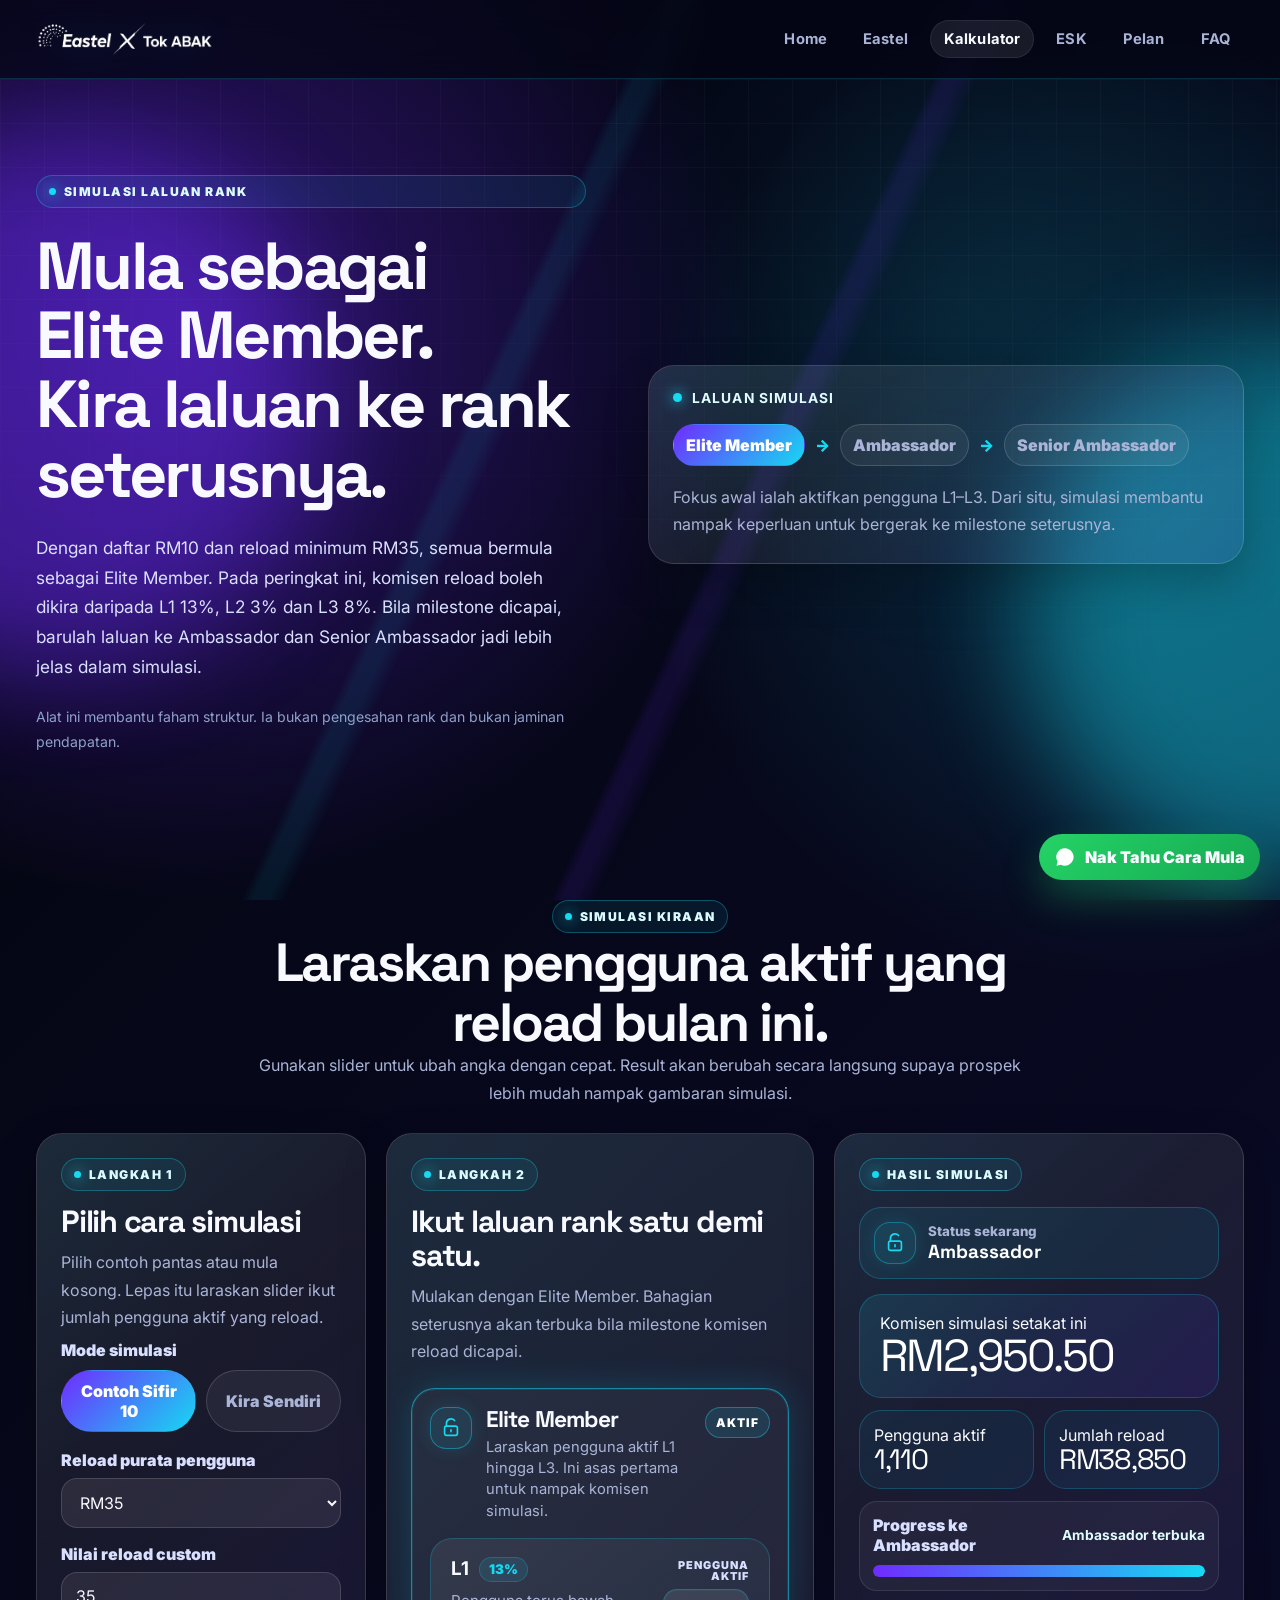
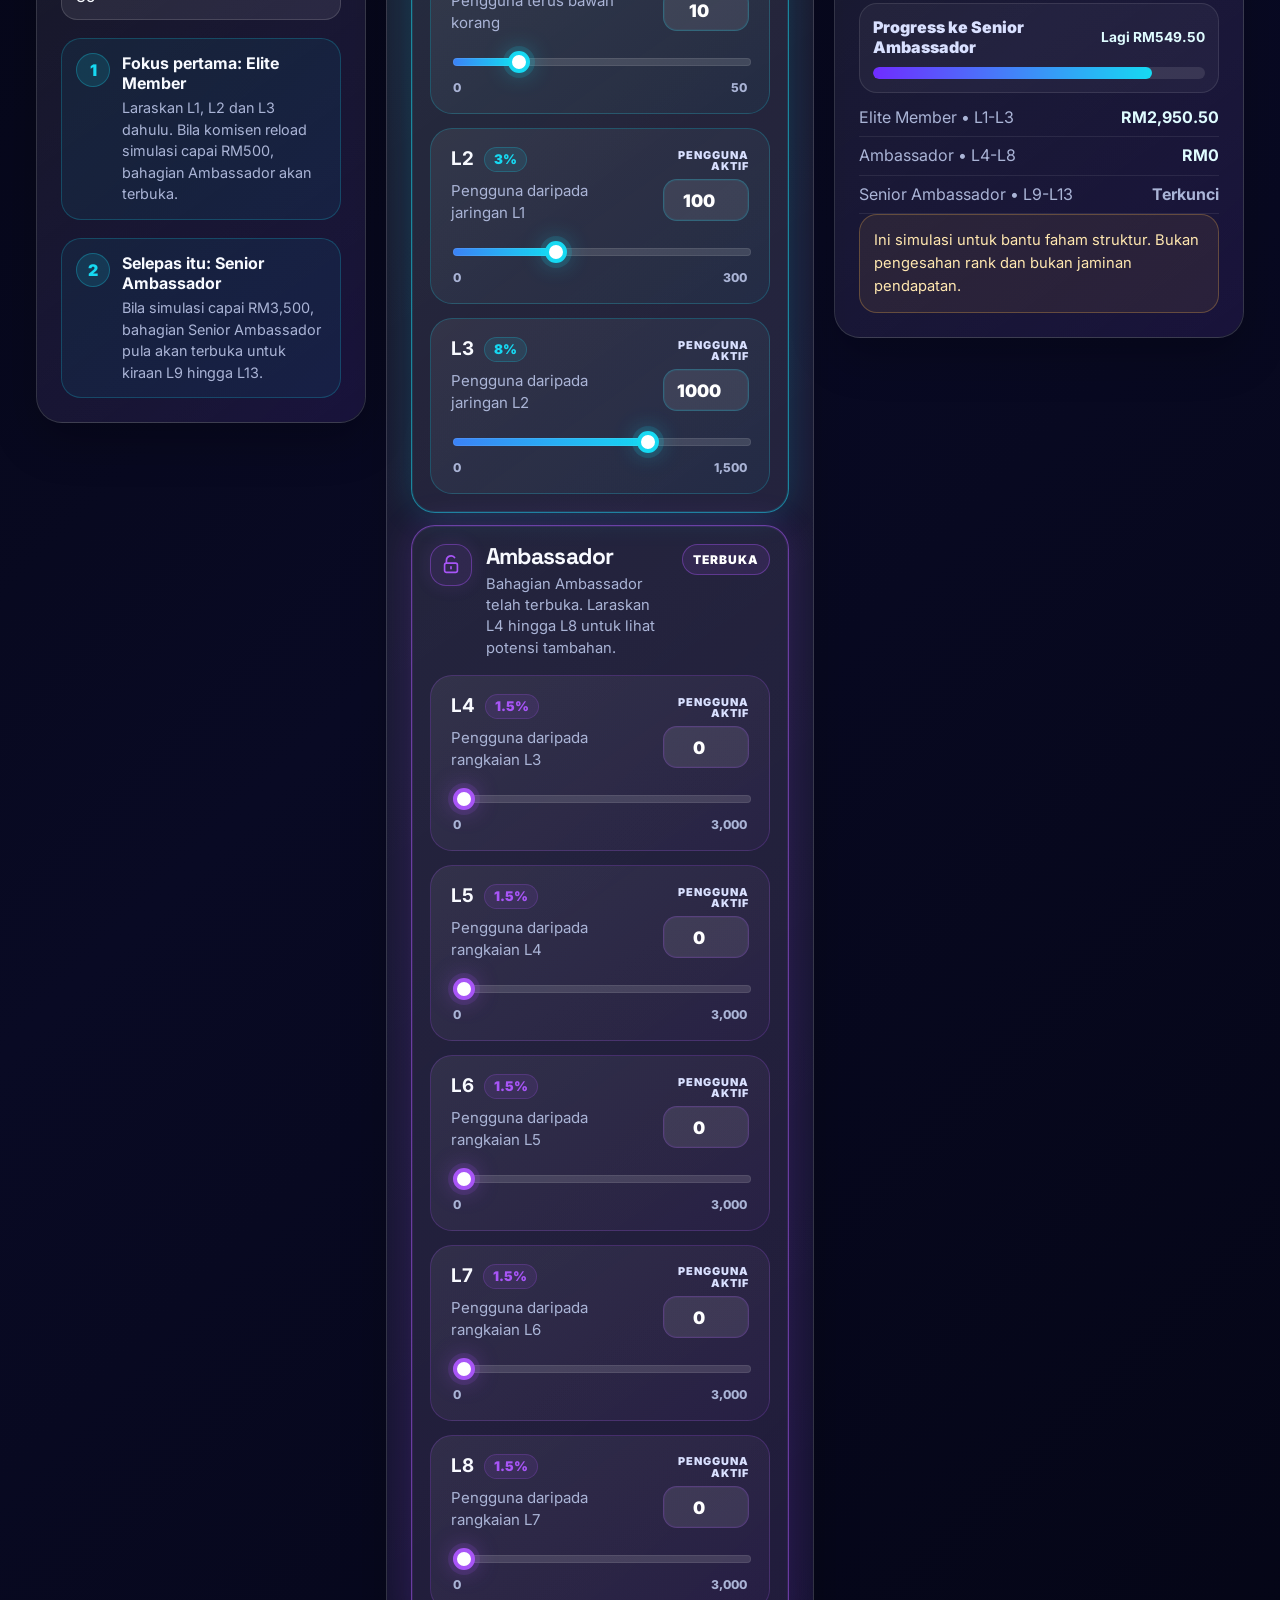
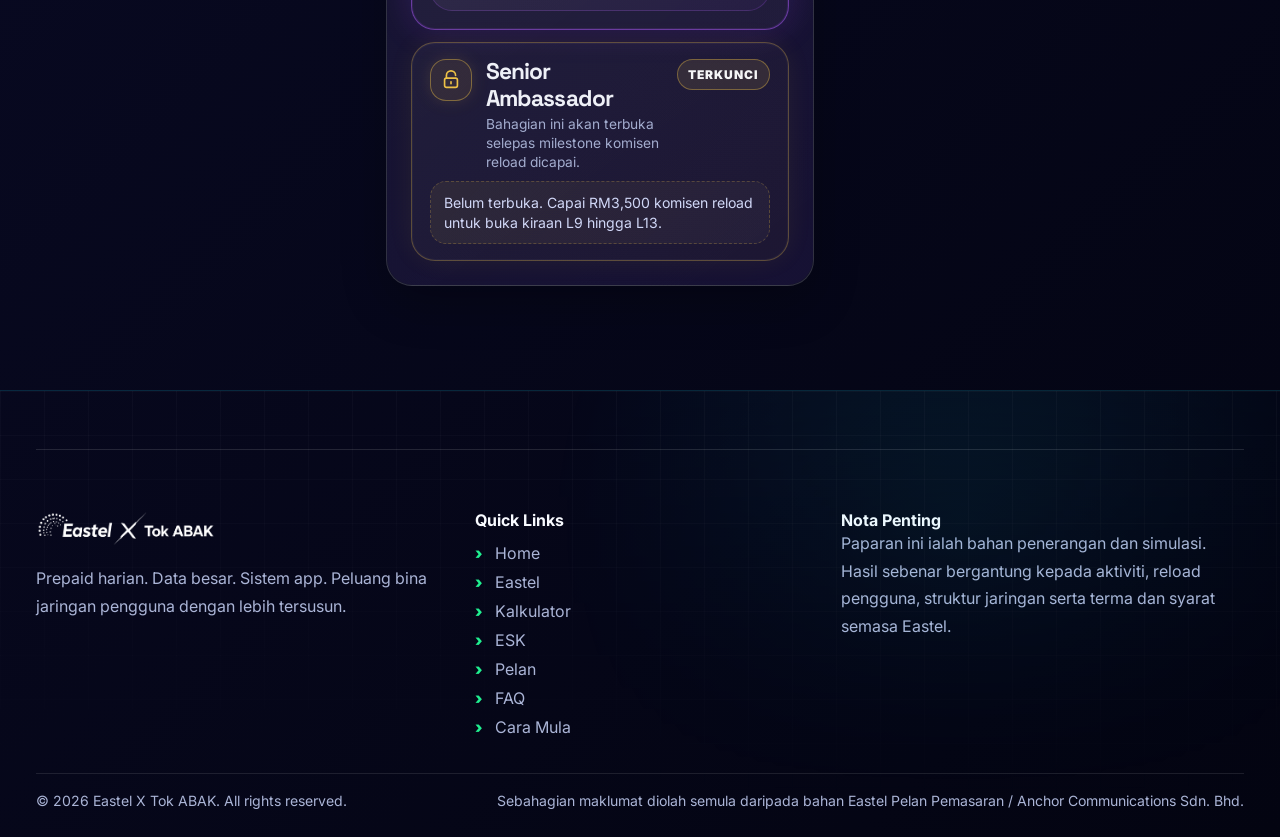
<file: calculator/index.html>
<!doctype html>
<html lang="ms">
<head>
  <meta charset="utf-8">
  <meta name="viewport" content="width=device-width, initial-scale=1">
  <title>Eastel X Tok ABAK | Kalkulator Laluan Rank</title>
  <meta name="description" content="Simulasi interaktif untuk faham laluan Elite Member, Ambassador dan Senior Ambassador berdasarkan komisen reload.">
  <meta property="og:title" content="Eastel X Tok ABAK | Kalkulator Laluan Rank">
  <meta property="og:description" content="Simulasi interaktif untuk faham laluan Elite Member, Ambassador dan Senior Ambassador berdasarkan komisen reload.">
  <meta property="og:image" content="https://jtk-eastel.github.io/TokAbak/assets/og-eastel-tok-abak.png">
  <meta property="og:type" content="website">
  <meta name="twitter:card" content="summary_large_image">
  <link rel="icon" href="../assets/favicon.png">
  <link rel="preconnect" href="https://fonts.googleapis.com">
  <link rel="preconnect" href="https://fonts.gstatic.com" crossorigin>
  <link href="https://fonts.googleapis.com/css2?family=Inter:wght@400;500;600;700;800;900&family=Space+Grotesk:wght@600;700&display=swap" rel="stylesheet">
  <link rel="stylesheet" href="../style.css">
</head>
<body class="calculator-page">
  <div class="site-bg" aria-hidden="true"><span class="orb orb-a"></span><span class="orb orb-b"></span></div>
  <header class="site-header">
  <div class="container nav-shell">
    <a class="brand" href="../"><img src="../assets/logo-eastel-x-tokabak-white.png" alt="Eastel X Tok ABAK"></a>
    <nav class="nav-links" aria-label="Navigasi utama"><a class="nav-link " href="../">Home</a>
<a class="nav-link " href="../eastel/">Eastel</a>
<a class="nav-link active" href="../calculator/">Kalkulator</a>
<a class="nav-link " href="../esk/">ESK</a>
<a class="nav-link " href="../pelan-pemasaran/">Pelan</a>
<a class="nav-link " href="../faq/">FAQ</a></nav>
    
    <button class="menu-toggle" aria-label="Buka menu" aria-expanded="false" data-menu-toggle><span></span><span></span><span></span></button>
  </div>
  <div class="mobile-panel" data-mobile-menu>
    <div class="mobile-panel-inner"><a class="mobile-link " href="../">Home</a>
<a class="mobile-link " href="../eastel/">Eastel</a>
<a class="mobile-link active" href="../calculator/">Kalkulator</a>
<a class="mobile-link " href="../esk/">ESK</a>
<a class="mobile-link " href="../pelan-pemasaran/">Pelan</a>
<a class="mobile-link " href="../faq/">FAQ</a></div>
  </div>
</header>

<main>
<section class="hero section-dark cyber-bg calculator-hero calculator-story-hero calc-hero-v12">
  <div class="container hero-grid">
    <div class="hero-copy reveal"><span class="eyebrow">Simulasi Laluan Rank</span><h1>Mula sebagai<br>Elite Member.<br>Kira laluan ke rank seterusnya.</h1><p class="lead">Dengan daftar RM10 dan reload minimum RM35, semua bermula sebagai Elite Member. Pada peringkat ini, komisen reload boleh dikira daripada L1 13%, L2 3% dan L3 8%. Bila milestone dicapai, barulah laluan ke Ambassador dan Senior Ambassador jadi lebih jelas dalam simulasi.</p><p class="mini-disclaimer">Alat ini membantu faham struktur. Ia bukan pengesahan rank dan bukan jaminan pendapatan.</p></div>
    <div class="dashboard-card reveal calc-preview-card rank-story-card"><div class="unlock-preview-line"><span class="preview-dot"></span><b>Laluan Simulasi</b></div><div class="preview-ranks" aria-label="Laluan rank kalkulator"><span class="preview-rank active">Elite Member</span><span class="preview-arrow">→</span><span class="preview-rank">Ambassador</span><span class="preview-arrow">→</span><span class="preview-rank">Senior Ambassador</span></div><p>Fokus awal ialah aktifkan pengguna L1–L3. Dari situ, simulasi membantu nampak keperluan untuk bergerak ke milestone seterusnya.</p></div>
  </div>
</section>
<section class="section calculator-guided-section" data-income-calculator>
  <div class="container guided-calculator-intro reveal">
    <span class="eyebrow">Simulasi Kiraan</span>
    <h2>Laraskan pengguna aktif yang reload bulan ini.</h2>
    <p>Gunakan slider untuk ubah angka dengan cepat. Result akan berubah secara langsung supaya prospek lebih mudah nampak gambaran simulasi.</p>
  </div>

  <div class="container unlock-dashboard guided-unlock-dashboard">
    <aside class="dashboard-card rank-setup guided-setup reveal">
      <span class="eyebrow">Langkah 1</span>
      <h2>Pilih cara simulasi</h2>
      <p>Pilih contoh pantas atau mula kosong. Lepas itu laraskan slider ikut jumlah pengguna aktif yang reload.</p>

      <label class="field-label">Mode simulasi</label>
      <div class="preset-tabs unlock-presets guided-mode-tabs">
        <button type="button" class="active" data-preset="example10">Contoh Sifir 10</button>
        <button type="button" data-preset="manual">Kira Sendiri</button>
      </div>

      <div class="form-group">
        <label for="reload">Reload purata pengguna</label>
        <select id="reload" data-reload>
          <option value="35">RM35</option>
          <option value="50">RM50</option>
          <option value="custom">Custom</option>
        </select>
      </div>
      <div class="form-group" data-custom-wrap hidden>
        <label for="customReload">Nilai reload custom</label>
        <input id="customReload" type="number" min="1" value="35" data-custom-reload>
      </div>

      <div class="unlock-help-card friendly-help-card">
        <span class="help-icon" aria-hidden="true">1</span>
        <div>
          <strong>Fokus pertama: Elite Member</strong>
          <p>Laraskan L1, L2 dan L3 dahulu. Bila komisen reload simulasi capai RM500, bahagian Ambassador akan terbuka.</p>
        </div>
      </div>
      <div class="unlock-help-card friendly-help-card">
        <span class="help-icon" aria-hidden="true">2</span>
        <div>
          <strong>Selepas itu: Senior Ambassador</strong>
          <p>Bila simulasi capai RM3,500, bahagian Senior Ambassador pula akan terbuka untuk kiraan L9 hingga L13.</p>
        </div>
      </div>
    </aside>

    <aside class="dashboard-card unlock-result result-panel guided-result reveal" aria-live="polite">
      <span class="eyebrow">Hasil Simulasi</span>
      <div class="rank-status" data-rank-status>
        <span class="rank-status-icon" data-status-icon aria-hidden="true"></span>
        <div>
          <small>Status sekarang</small>
          <strong data-status-title>Elite Member</strong>
        </div>
      </div>

      <div class="result-tile primary-result">
        <span>Komisen simulasi setakat ini</span>
        <div class="result-number" data-result-commission>RM2,950.50</div>
      </div>
      <div class="result-mini-grid">
        <div class="result-tile compact"><span>Pengguna aktif</span><div class="result-number small" data-result-users>1,110</div></div>
        <div class="result-tile compact"><span>Jumlah reload</span><div class="result-number small" data-result-reload>RM38,850</div></div>
      </div>

      <div class="milestone-card" data-ambassador-progress>
        <div class="milestone-head"><span>Progress ke Ambassador</span><b data-ambassador-text>100% ke RM500</b></div>
        <div class="progress-bar"><span data-ambassador-bar style="width:100%"></span></div>
      </div>
      <div class="milestone-card" data-senior-progress>
        <div class="milestone-head"><span>Progress ke Senior Ambassador</span><b data-senior-text>84% ke RM3,500</b></div>
        <div class="progress-bar"><span data-senior-bar style="width:84%"></span></div>
      </div>

      <div class="breakdown" data-breakdown></div>
      <p class="disclaimer">Ini simulasi untuk bantu faham struktur. Bukan pengesahan rank dan bukan jaminan pendapatan.</p>
    </aside>

    <section class="dashboard-card unlock-journey guided-journey reveal">
      <span class="eyebrow">Langkah 2</span>
      <h2>Ikut laluan rank satu demi satu.</h2>
      <p>Mulakan dengan Elite Member. Bahagian seterusnya akan terbuka bila milestone komisen reload dicapai.</p>
      <div class="rank-unlock-stack" data-unlock-journey></div>
    </section>
  </div>
</section>
</main>
<footer class="site-footer section-dark upgraded-footer">
  <div class="container footer-grid">
    <div class="footer-brand">
      <img src="../assets/logo-eastel-x-tokabak-white.png" alt="Eastel X Tok ABAK">
      <p>Prepaid harian. Data besar. Sistem app. Peluang bina jaringan pengguna dengan lebih tersusun.</p>
    </div>
    <div class="footer-links arrow-links">
      <strong>Quick Links</strong>
      <div><a href="../">Home</a><a href="../eastel/">Eastel</a><a href="../calculator/">Kalkulator</a><a href="../esk/">ESK</a><a href="../pelan-pemasaran/">Pelan</a><a href="../faq/">FAQ</a><a href="https://api.whatsapp.com/send/?phone=601175947174&text=NakTahuCaraMula&type=phone_number&app_absent=0" target="_blank" rel="noopener">Cara Mula</a></div>
    </div>
    <div class="footer-note">
      <strong>Nota Penting</strong>
      <p>Paparan ini ialah bahan penerangan dan simulasi. Hasil sebenar bergantung kepada aktiviti, reload pengguna, struktur jaringan serta terma dan syarat semasa Eastel.</p>
    </div>
  </div>
  <div class="container footer-bottom"><span>© 2026 Eastel X Tok ABAK. All rights reserved.</span><span>Sebahagian maklumat diolah semula daripada bahan Eastel Pelan Pemasaran / Anchor Communications Sdn. Bhd.</span></div>
</footer>
<a class="floating-wa" href="https://api.whatsapp.com/send/?phone=601175947174&text=NakTahuCaraMula&type=phone_number&app_absent=0" target="_blank" rel="noopener" aria-label="Nak Tahu Cara Mula"><img src="../assets/whatsapp-logo-white.svg" alt=""><span>Nak Tahu Cara Mula</span></a>
<script src="../script.js"></script>
</body>
</html>
</file>
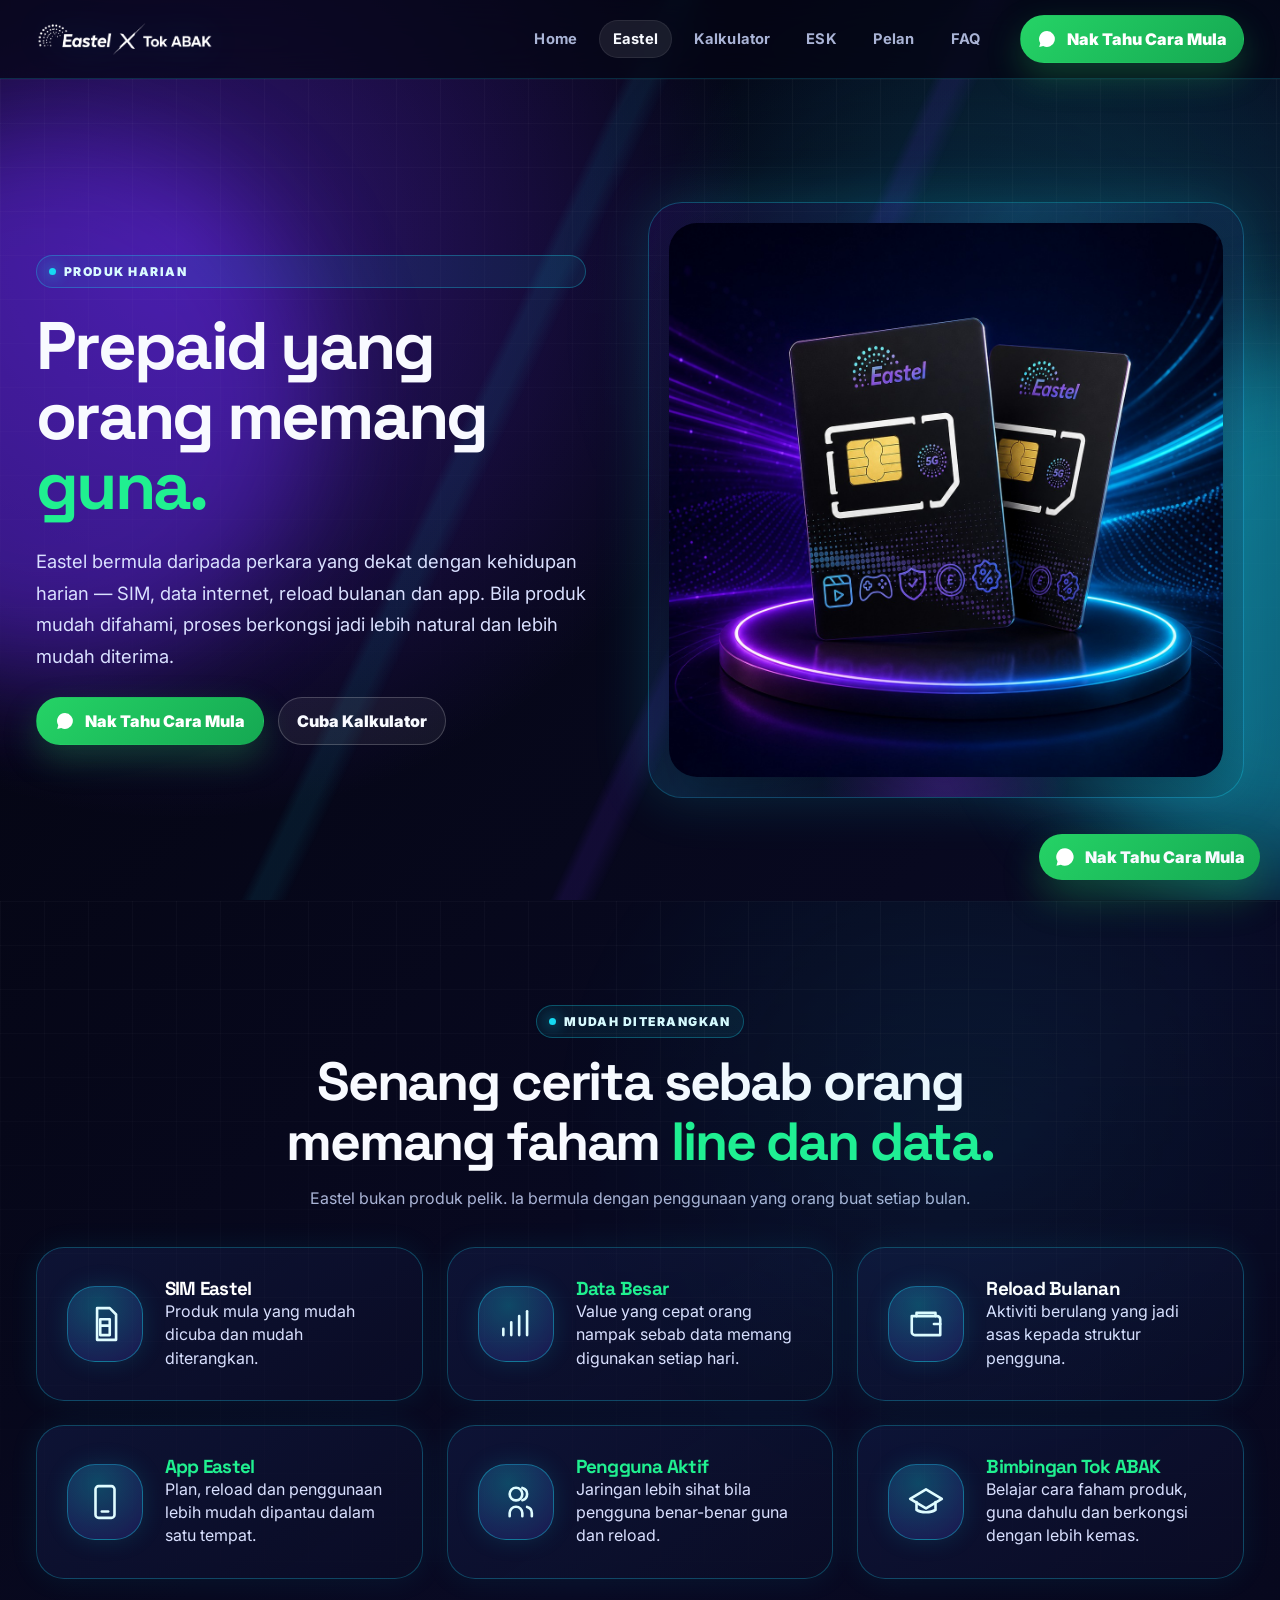
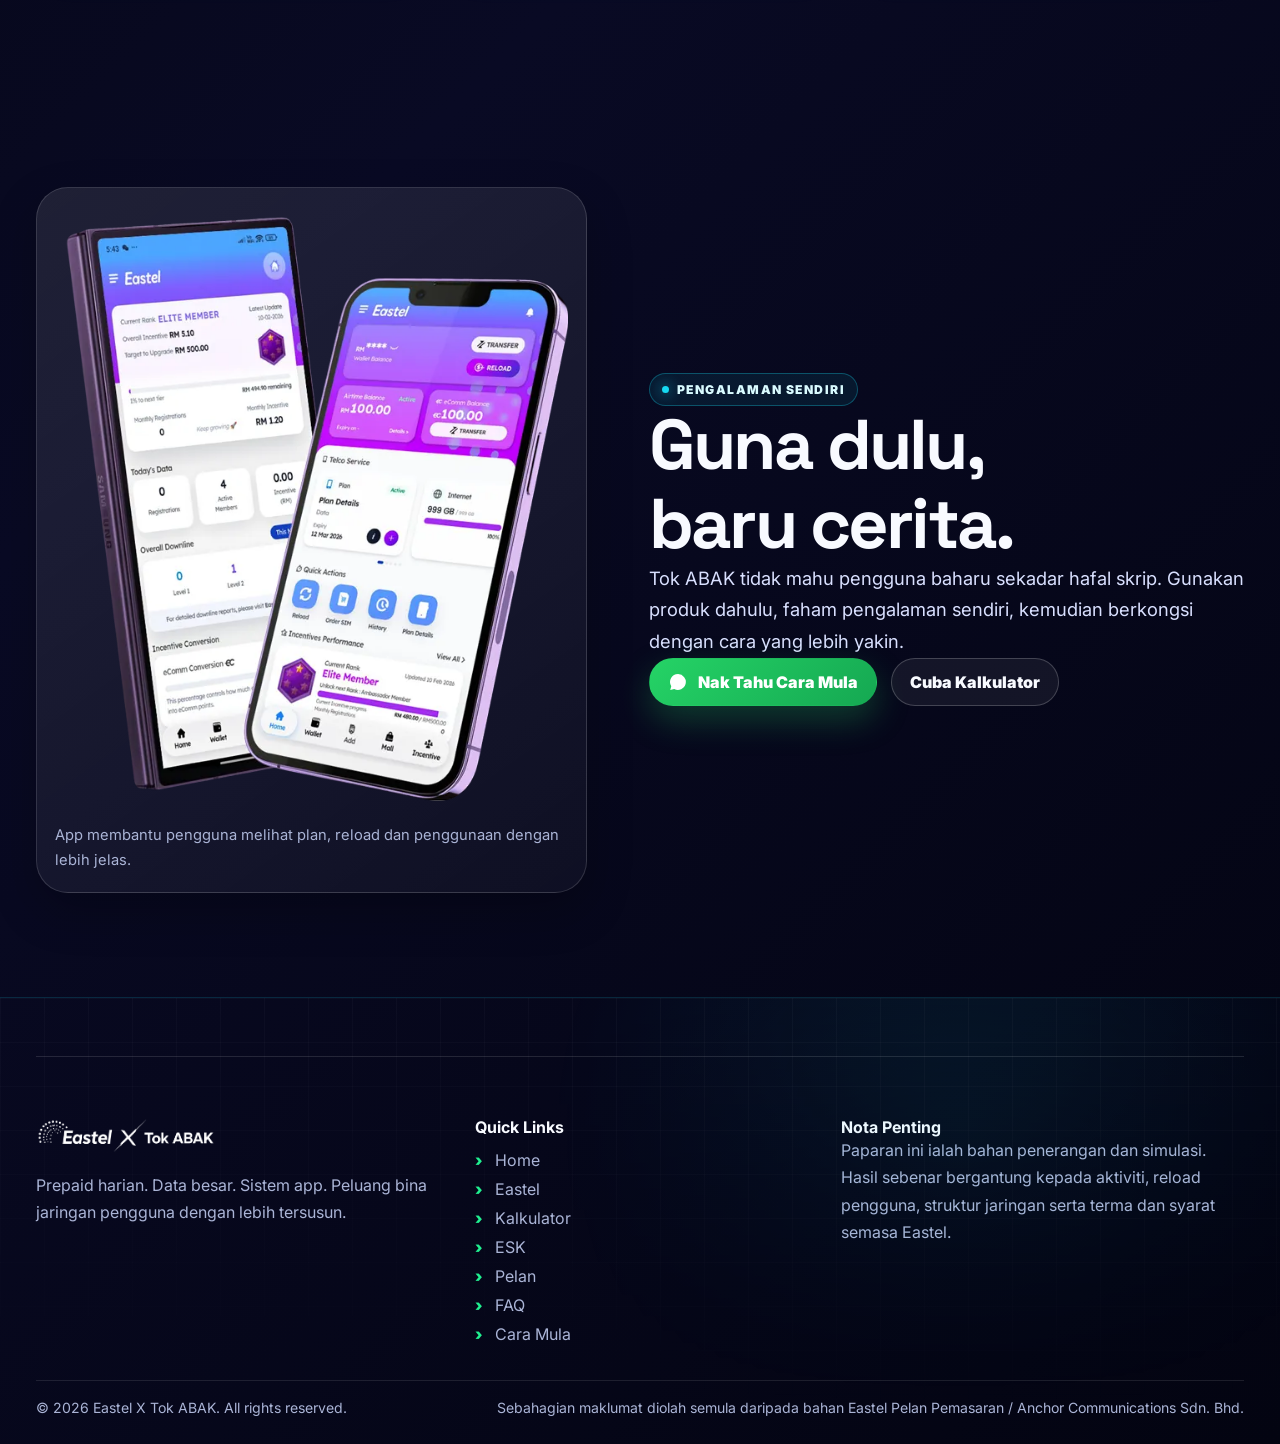
<file: eastel/index.html>
<!doctype html>
<html lang="ms">
<head>
  <meta charset="utf-8">
  <meta name="viewport" content="width=device-width, initial-scale=1">
  <title>Eastel X Tok ABAK | Eastel</title>
  <meta name="description" content="Fahami Eastel sebagai produk prepaid harian yang mudah diterangkan: SIM, data, reload bulanan dan app.">
  <meta property="og:title" content="Eastel X Tok ABAK | Eastel">
  <meta property="og:description" content="Fahami Eastel sebagai produk prepaid harian yang mudah diterangkan: SIM, data, reload bulanan dan app.">
  <meta property="og:image" content="https://jtk-eastel.github.io/TokAbak/assets/og-eastel-tok-abak.png">
  <meta property="og:type" content="website">
  <meta name="twitter:card" content="summary_large_image">
  <link rel="icon" href="../assets/favicon.png">
  <link rel="preconnect" href="https://fonts.googleapis.com">
  <link rel="preconnect" href="https://fonts.gstatic.com" crossorigin>
  <link href="https://fonts.googleapis.com/css2?family=Inter:wght@400;500;600;700;800;900&family=Space+Grotesk:wght@600;700&display=swap" rel="stylesheet">
  <link rel="stylesheet" href="../style.css">
</head>
<body>
  <div class="site-bg" aria-hidden="true"><span class="orb orb-a"></span><span class="orb orb-b"></span></div>
  <header class="site-header">
  <div class="container nav-shell">
    <a class="brand" href="../"><img src="../assets/logo-eastel-x-tokabak-white.png" alt="Eastel X Tok ABAK"></a>
    <nav class="nav-links" aria-label="Navigasi utama"><a class="nav-link " href="../">Home</a>
<a class="nav-link active" href="../eastel/">Eastel</a>
<a class="nav-link " href="../calculator/">Kalkulator</a>
<a class="nav-link " href="../esk/">ESK</a>
<a class="nav-link " href="../pelan-pemasaran/">Pelan</a>
<a class="nav-link " href="../faq/">FAQ</a></nav>
    <a class="btn btn-primary nav-cta" href="https://api.whatsapp.com/send/?phone=601175947174&text=NakTahuCaraMula&type=phone_number&app_absent=0" target="_blank" rel="noopener"><img src="../assets/whatsapp-logo-white.svg" alt="">Nak Tahu Cara Mula</a>
    <button class="menu-toggle" aria-label="Buka menu" aria-expanded="false" data-menu-toggle><span></span><span></span><span></span></button>
  </div>
  <div class="mobile-panel" data-mobile-menu>
    <div class="mobile-panel-inner"><a class="mobile-link " href="../">Home</a>
<a class="mobile-link active" href="../eastel/">Eastel</a>
<a class="mobile-link " href="../calculator/">Kalkulator</a>
<a class="mobile-link " href="../esk/">ESK</a>
<a class="mobile-link " href="../pelan-pemasaran/">Pelan</a>
<a class="mobile-link " href="../faq/">FAQ</a><a class="btn btn-primary full" href="https://api.whatsapp.com/send/?phone=601175947174&text=NakTahuCaraMula&type=phone_number&app_absent=0" target="_blank" rel="noopener"><img src="../assets/whatsapp-logo-white.svg" alt="">Nak Tahu Cara Mula</a></div>
  </div>
</header>

<main>
<section class="hero section-dark cyber-bg eastel-hero-v2">
  <div class="container hero-grid">
    <div class="hero-copy reveal"><span class="eyebrow">Produk Harian</span><h1>Prepaid yang orang memang <span class="green-text">guna.</span></h1><p class="lead">Eastel bermula daripada perkara yang dekat dengan kehidupan harian — SIM, data internet, reload bulanan dan app. Bila produk mudah difahami, proses berkongsi jadi lebih natural dan lebih mudah diterima.</p><div class="hero-actions"><a class="btn btn-primary" href="https://api.whatsapp.com/send/?phone=601175947174&text=NakTahuCaraMula&type=phone_number&app_absent=0" target="_blank" rel="noopener"><img src="../assets/whatsapp-logo-white.svg" alt="">Nak Tahu Cara Mula</a><a class="btn btn-ghost" href="../calculator/">Cuba Kalkulator</a></div></div>
    <div class="sim-product-stage reveal"><div class="sim-podium"><img src="../assets/sim-original-photo.jpeg" alt="SIM Eastel asal"></div></div>
  </div>
</section>
<section class="section section-dark easy-explain-v2">
  <div class="container section-head center reveal"><span class="eyebrow">Mudah Diterangkan</span><h2>Senang cerita sebab orang<br>memang faham <span class="green-text">line dan data.</span></h2><p>Eastel bukan produk pelik. Ia bermula dengan penggunaan yang orang buat setiap bulan.</p></div>
  <div class="container icon-card-grid six-card-grid">
    <article class="compact-icon-card reveal"><span class="icon-bubble"><svg viewBox="0 0 24 24"><path d="M7 2h8l4 4v16H7V2Z"/><path d="M9 13h6v6H9z"/><path d="M9 13V9h6v4"/></svg></span><div><h3>SIM Eastel</h3><p>Produk mula yang mudah dicuba dan mudah diterangkan.</p></div></article>
    <article class="compact-icon-card reveal"><span class="icon-bubble"><svg viewBox="0 0 24 24"><path d="M4 19V15"/><path d="M9 19V11"/><path d="M14 19V7"/><path d="M19 19V4"/></svg></span><div><h3>Data Besar</h3><p>Value yang cepat orang nampak sebab data memang digunakan setiap hari.</p></div></article>
    <article class="compact-icon-card reveal"><span class="icon-bubble"><svg viewBox="0 0 24 24"><path d="M3 7h16a2 2 0 0 1 2 2v10H5a2 2 0 0 1-2-2V7Z"/><path d="M17 12h4"/><path d="M6 7V5h12v2"/></svg></span><div><h3>Reload Bulanan</h3><p>Aktiviti berulang yang jadi asas kepada struktur pengguna.</p></div></article>
    <article class="compact-icon-card reveal"><span class="icon-bubble"><svg viewBox="0 0 24 24"><path d="M8 2h8a2 2 0 0 1 2 2v16a2 2 0 0 1-2 2H8a2 2 0 0 1-2-2V4a2 2 0 0 1 2-2Z"/><path d="M10 18h4"/></svg></span><div><h3>App Eastel</h3><p>Plan, reload dan penggunaan lebih mudah dipantau dalam satu tempat.</p></div></article>
    <article class="compact-icon-card reveal"><span class="icon-bubble"><svg viewBox="0 0 24 24"><path d="M16 21v-2a4 4 0 0 0-8 0v2"/><circle cx="12" cy="7" r="4"/><path d="M22 21v-2a4 4 0 0 0-3-3.87"/><path d="M16 3.13a4 4 0 0 1 0 7.75"/></svg></span><div><h3>Pengguna Aktif</h3><p>Jaringan lebih sihat bila pengguna benar-benar guna dan reload.</p></div></article>
    <article class="compact-icon-card reveal"><span class="icon-bubble"><svg viewBox="0 0 24 24"><path d="M22 10 12 4 2 10l10 6 10-6Z"/><path d="M6 12v5c3 2 9 2 12 0v-5"/></svg></span><div><h3>Bimbingan Tok ABAK</h3><p>Belajar cara faham produk, guna dahulu dan berkongsi dengan lebih kemas.</p></div></article>
  </div>
</section>
<section class="section app-experience-v2">
  <div class="container split split-wide">
    <div class="product-frame product-frame-large reveal"><img src="../assets/eastel-app-original.webp" alt="Aplikasi Eastel pada telefon"><p class="holo-caption">App membantu pengguna melihat plan, reload dan penggunaan dengan lebih jelas.</p></div>
    <div class="reveal"><span class="eyebrow">Pengalaman Sendiri</span><h2>Guna dulu,<br>baru cerita.</h2><p class="lead">Tok ABAK tidak mahu pengguna baharu sekadar hafal skrip. Gunakan produk dahulu, faham pengalaman sendiri, kemudian berkongsi dengan cara yang lebih yakin.</p><div class="hero-actions"><a class="btn btn-primary" href="https://api.whatsapp.com/send/?phone=601175947174&text=NakTahuCaraMula&type=phone_number&app_absent=0" target="_blank" rel="noopener"><img src="../assets/whatsapp-logo-white.svg" alt="">Nak Tahu Cara Mula</a><a class="btn btn-ghost" href="../calculator/">Cuba Kalkulator</a></div></div>
  </div>
</section>
</main>
<footer class="site-footer section-dark upgraded-footer">
  <div class="container footer-grid">
    <div class="footer-brand">
      <img src="../assets/logo-eastel-x-tokabak-white.png" alt="Eastel X Tok ABAK">
      <p>Prepaid harian. Data besar. Sistem app. Peluang bina jaringan pengguna dengan lebih tersusun.</p>
    </div>
    <div class="footer-links arrow-links">
      <strong>Quick Links</strong>
      <div><a href="../">Home</a><a href="../eastel/">Eastel</a><a href="../calculator/">Kalkulator</a><a href="../esk/">ESK</a><a href="../pelan-pemasaran/">Pelan</a><a href="../faq/">FAQ</a><a href="https://api.whatsapp.com/send/?phone=601175947174&text=NakTahuCaraMula&type=phone_number&app_absent=0" target="_blank" rel="noopener">Cara Mula</a></div>
    </div>
    <div class="footer-note">
      <strong>Nota Penting</strong>
      <p>Paparan ini ialah bahan penerangan dan simulasi. Hasil sebenar bergantung kepada aktiviti, reload pengguna, struktur jaringan serta terma dan syarat semasa Eastel.</p>
    </div>
  </div>
  <div class="container footer-bottom"><span>© 2026 Eastel X Tok ABAK. All rights reserved.</span><span>Sebahagian maklumat diolah semula daripada bahan Eastel Pelan Pemasaran / Anchor Communications Sdn. Bhd.</span></div>
</footer>
<a class="floating-wa" href="https://api.whatsapp.com/send/?phone=601175947174&text=NakTahuCaraMula&type=phone_number&app_absent=0" target="_blank" rel="noopener" aria-label="Nak Tahu Cara Mula"><img src="../assets/whatsapp-logo-white.svg" alt=""><span>Nak Tahu Cara Mula</span></a>
<script src="../script.js"></script>
</body>
</html>
</file>
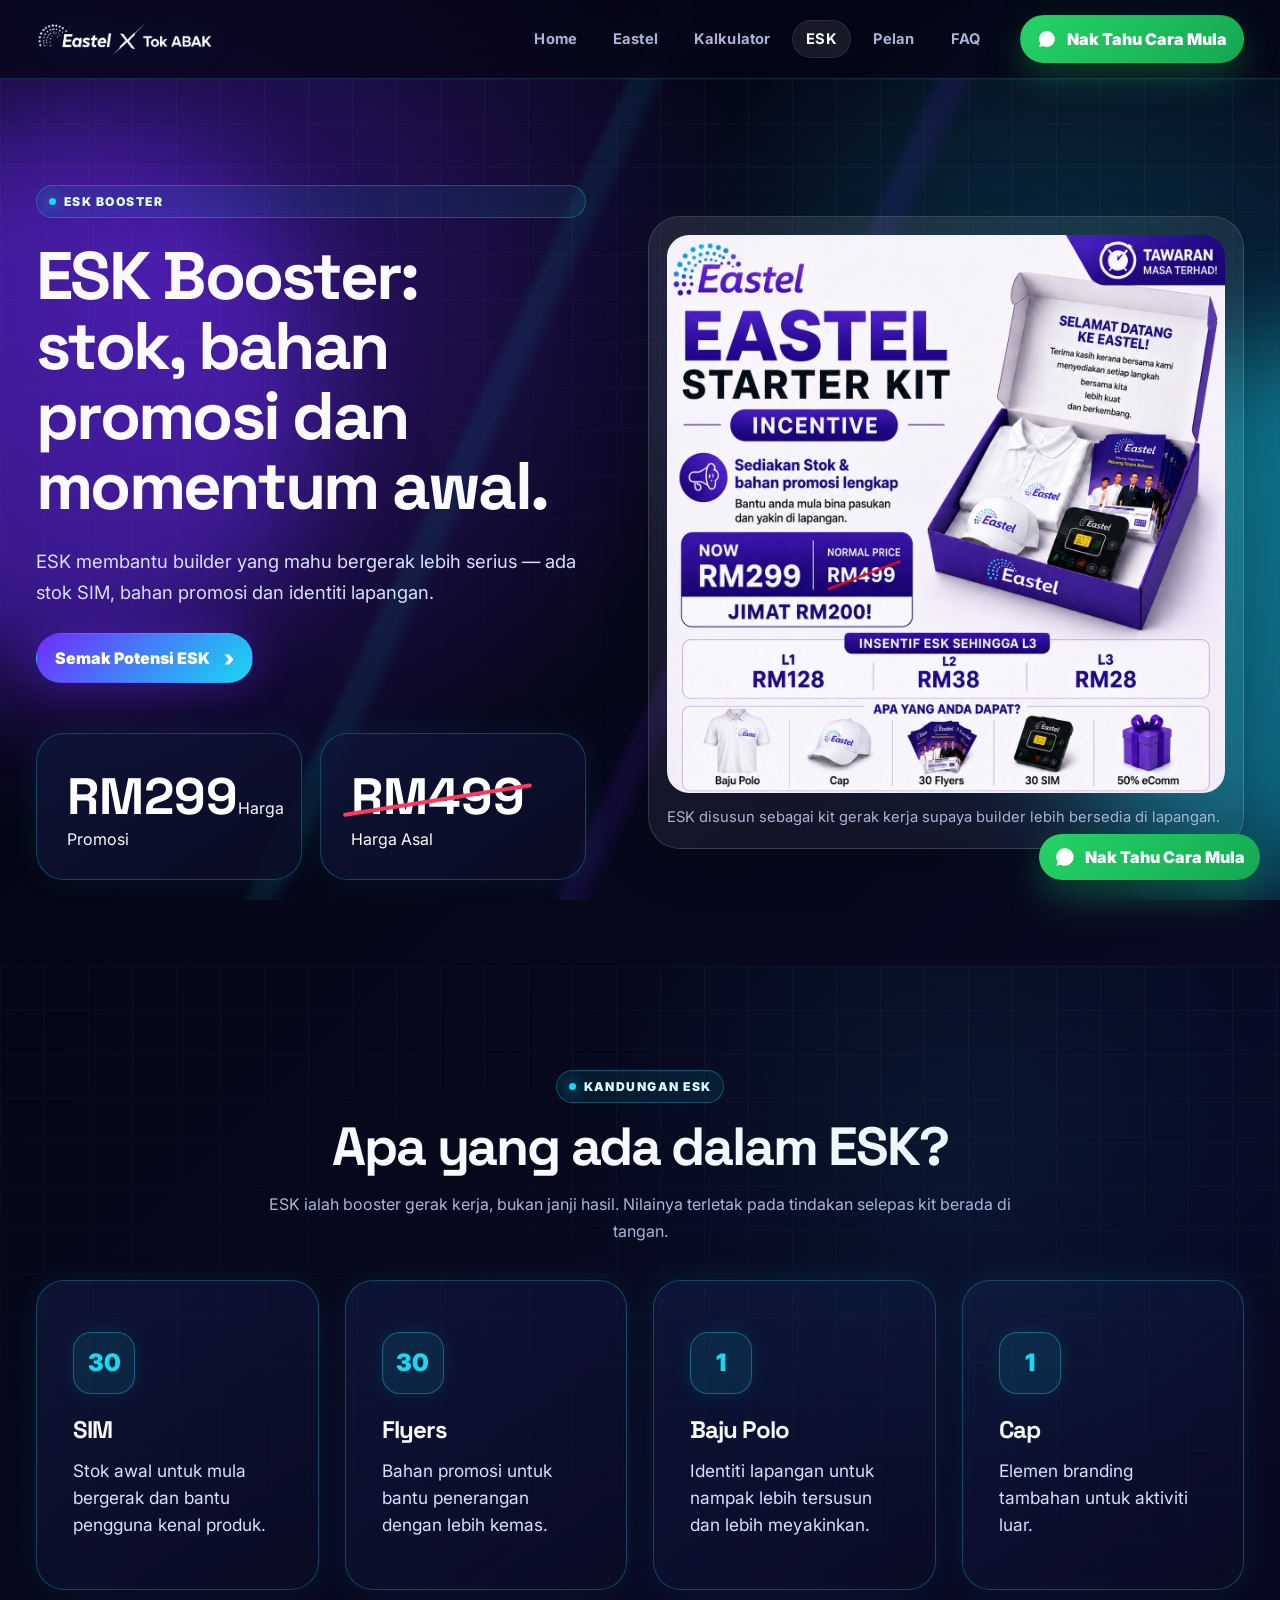
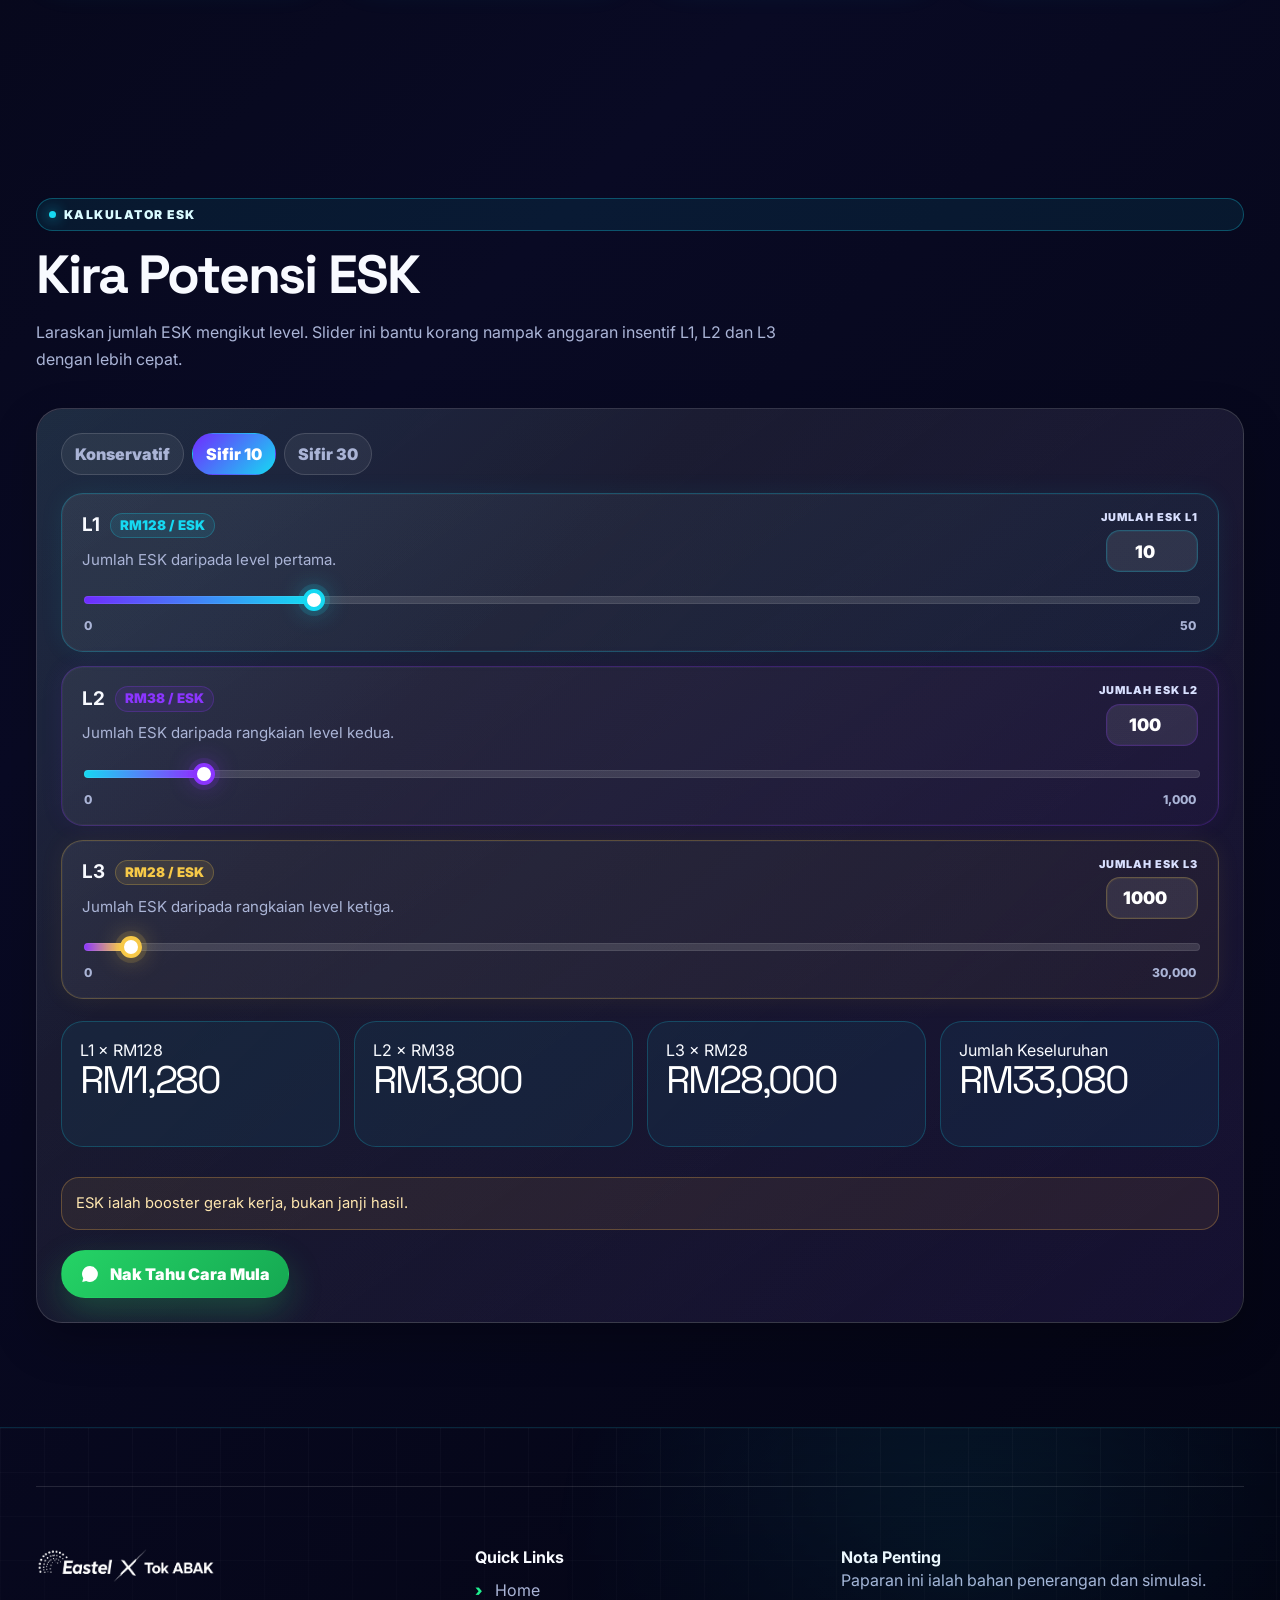
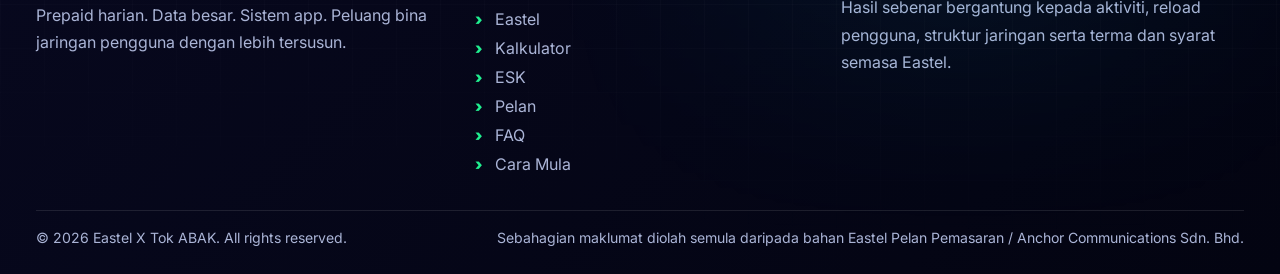
<file: esk/index.html>
<!doctype html>
<html lang="ms">
<head>
  <meta charset="utf-8">
  <meta name="viewport" content="width=device-width, initial-scale=1">
  <title>Eastel X Tok ABAK | ESK Booster</title>
  <meta name="description" content="ESK Booster sebagai launch kit untuk stok SIM, bahan promosi, identiti lapangan dan simulasi insentif.">
  <meta property="og:title" content="Eastel X Tok ABAK | ESK Booster">
  <meta property="og:description" content="ESK Booster sebagai launch kit untuk stok SIM, bahan promosi, identiti lapangan dan simulasi insentif.">
  <meta property="og:image" content="https://jtk-eastel.github.io/TokAbak/assets/og-eastel-tok-abak.png">
  <meta property="og:type" content="website">
  <meta name="twitter:card" content="summary_large_image">
  <link rel="icon" href="../assets/favicon.png">
  <link rel="preconnect" href="https://fonts.googleapis.com">
  <link rel="preconnect" href="https://fonts.gstatic.com" crossorigin>
  <link href="https://fonts.googleapis.com/css2?family=Inter:wght@400;500;600;700;800;900&family=Space+Grotesk:wght@600;700&display=swap" rel="stylesheet">
  <link rel="stylesheet" href="../style.css">
</head>
<body>
  <div class="site-bg" aria-hidden="true"><span class="orb orb-a"></span><span class="orb orb-b"></span></div>
  <header class="site-header">
  <div class="container nav-shell">
    <a class="brand" href="../"><img src="../assets/logo-eastel-x-tokabak-white.png" alt="Eastel X Tok ABAK"></a>
    <nav class="nav-links" aria-label="Navigasi utama"><a class="nav-link " href="../">Home</a>
<a class="nav-link " href="../eastel/">Eastel</a>
<a class="nav-link " href="../calculator/">Kalkulator</a>
<a class="nav-link active" href="../esk/">ESK</a>
<a class="nav-link " href="../pelan-pemasaran/">Pelan</a>
<a class="nav-link " href="../faq/">FAQ</a></nav>
    <a class="btn btn-primary nav-cta" href="https://api.whatsapp.com/send/?phone=601175947174&text=NakTahuCaraMula&type=phone_number&app_absent=0" target="_blank" rel="noopener"><img src="../assets/whatsapp-logo-white.svg" alt="">Nak Tahu Cara Mula</a>
    <button class="menu-toggle" aria-label="Buka menu" aria-expanded="false" data-menu-toggle><span></span><span></span><span></span></button>
  </div>
  <div class="mobile-panel" data-mobile-menu>
    <div class="mobile-panel-inner"><a class="mobile-link " href="../">Home</a>
<a class="mobile-link " href="../eastel/">Eastel</a>
<a class="mobile-link " href="../calculator/">Kalkulator</a>
<a class="mobile-link active" href="../esk/">ESK</a>
<a class="mobile-link " href="../pelan-pemasaran/">Pelan</a>
<a class="mobile-link " href="../faq/">FAQ</a><a class="btn btn-primary full" href="https://api.whatsapp.com/send/?phone=601175947174&text=NakTahuCaraMula&type=phone_number&app_absent=0" target="_blank" rel="noopener"><img src="../assets/whatsapp-logo-white.svg" alt="">Nak Tahu Cara Mula</a></div>
  </div>
</header>

<main>
<section class="hero section-dark cyber-bg esk-hero-v2">
  <div class="container hero-grid">
    <div class="hero-copy reveal"><span class="eyebrow">ESK Booster</span><h1>ESK Booster:<br>stok, bahan<br>promosi dan<br>momentum awal.</h1><p class="lead">ESK membantu builder yang mahu bergerak lebih serius — ada stok SIM, bahan promosi dan identiti lapangan.</p><div class="hero-actions"><a class="btn btn-secondary arrow-btn" href="#esk-calculator">Semak Potensi ESK <span>›</span></a></div><div class="price-card-row"><article class="price-card"><strong>RM299</strong><span>Harga Promosi</span></article><article class="price-card old-price"><strong>RM499</strong><span>Harga Asal</span></article></div></div>
    <div class="product-frame product-frame-large reveal"><img src="../assets/esk-starter-kit-clean.jpeg" alt="Eastel Starter Kit ESK Booster"><p class="holo-caption">ESK disusun sebagai kit gerak kerja supaya builder lebih bersedia di lapangan.</p></div>
  </div>
</section>
<section class="section section-dark esk-contents-v2">
  <div class="container section-head center reveal"><span class="eyebrow">Kandungan ESK</span><h2>Apa yang ada dalam ESK?</h2><p>ESK ialah booster gerak kerja, bukan janji hasil. Nilainya terletak pada tindakan selepas kit berada di tangan.</p></div>
  <div class="container big-content-cards">
    <article class="big-content-card reveal"><span>30</span><h3>SIM</h3><p>Stok awal untuk mula bergerak dan bantu pengguna kenal produk.</p></article>
    <article class="big-content-card reveal"><span>30</span><h3>Flyers</h3><p>Bahan promosi untuk bantu penerangan dengan lebih kemas.</p></article>
    <article class="big-content-card reveal"><span>1</span><h3>Baju Polo</h3><p>Identiti lapangan untuk nampak lebih tersusun dan lebih meyakinkan.</p></article>
    <article class="big-content-card reveal"><span>1</span><h3>Cap</h3><p>Elemen branding tambahan untuk aktiviti luar.</p></article>
  </div>
</section>
<section id="esk-calculator" class="section esk-slider-section" data-esk-calculator>
  <div class="container section-head reveal"><span class="eyebrow">Kalkulator ESK</span><h2>Kira Potensi ESK</h2><p>Laraskan jumlah ESK mengikut level. Slider ini bantu korang nampak anggaran insentif L1, L2 dan L3 dengan lebih cepat.</p></div>
  <div class="container dashboard-card esk-slider-dashboard reveal">
    <div class="preset-tabs esk-preset-tabs"><button type="button" data-esk-preset="conservative">Konservatif</button><button type="button" class="active" data-esk-preset="10">Sifir 10</button><button type="button" data-esk-preset="30">Sifir 30</button></div>
    <div class="esk-slider-grid" aria-label="Kawalan slider ESK">
      <article class="esk-slider-card" data-esk-level-card="l1">
        <div class="level-card-head"><b>L1</b><small>RM128 / ESK</small></div>
        <em>Jumlah ESK daripada level pertama.</em>
        <div class="slider-value-row"><span>Jumlah ESK L1</span><input class="slider-number" type="number" min="0" max="50" value="10" data-esk-l1 data-esk-number="l1" inputmode="numeric"></div>
        <input class="rank-slider esk-slider" type="range" min="0" max="50" value="10" data-esk-range="l1" aria-label="Jumlah ESK L1">
        <div class="slider-scale"><span>0</span><span>50</span></div>
      </article>
      <article class="esk-slider-card" data-esk-level-card="l2">
        <div class="level-card-head"><b>L2</b><small>RM38 / ESK</small></div>
        <em>Jumlah ESK daripada rangkaian level kedua.</em>
        <div class="slider-value-row"><span>Jumlah ESK L2</span><input class="slider-number" type="number" min="0" max="1000" value="100" data-esk-l2 data-esk-number="l2" inputmode="numeric"></div>
        <input class="rank-slider esk-slider" type="range" min="0" max="1000" value="100" data-esk-range="l2" aria-label="Jumlah ESK L2">
        <div class="slider-scale"><span>0</span><span>1,000</span></div>
      </article>
      <article class="esk-slider-card" data-esk-level-card="l3">
        <div class="level-card-head"><b>L3</b><small>RM28 / ESK</small></div>
        <em>Jumlah ESK daripada rangkaian level ketiga.</em>
        <div class="slider-value-row"><span>Jumlah ESK L3</span><input class="slider-number" type="number" min="0" max="30000" value="1000" data-esk-l3 data-esk-number="l3" inputmode="numeric"></div>
        <input class="rank-slider esk-slider" type="range" min="0" max="30000" value="1000" data-esk-range="l3" aria-label="Jumlah ESK L3">
        <div class="slider-scale"><span>0</span><span>30,000</span></div>
      </article>
    </div>
    <div class="esk-results">
      <div class="result-tile"><span>L1 × RM128</span><div class="result-number" data-esk-result-l1>RM1,280</div></div>
      <div class="result-tile"><span>L2 × RM38</span><div class="result-number" data-esk-result-l2>RM3,800</div></div>
      <div class="result-tile"><span>L3 × RM28</span><div class="result-number" data-esk-result-l3>RM28,000</div></div>
      <div class="result-tile"><span>Jumlah Keseluruhan</span><div class="result-number" data-esk-total>RM33,080</div></div>
    </div>
    <p class="disclaimer" style="margin-top:18px">ESK ialah booster gerak kerja, bukan janji hasil.</p><br>
    <a class="btn btn-primary" href="https://api.whatsapp.com/send/?phone=601175947174&text=NakTahuCaraMula&type=phone_number&app_absent=0" target="_blank" rel="noopener"><img src="../assets/whatsapp-logo-white.svg" alt="">Nak Tahu Cara Mula</a>
  </div>
</section>
</main>
<footer class="site-footer section-dark upgraded-footer">
  <div class="container footer-grid">
    <div class="footer-brand">
      <img src="../assets/logo-eastel-x-tokabak-white.png" alt="Eastel X Tok ABAK">
      <p>Prepaid harian. Data besar. Sistem app. Peluang bina jaringan pengguna dengan lebih tersusun.</p>
    </div>
    <div class="footer-links arrow-links">
      <strong>Quick Links</strong>
      <div><a href="../">Home</a><a href="../eastel/">Eastel</a><a href="../calculator/">Kalkulator</a><a href="../esk/">ESK</a><a href="../pelan-pemasaran/">Pelan</a><a href="../faq/">FAQ</a><a href="https://api.whatsapp.com/send/?phone=601175947174&text=NakTahuCaraMula&type=phone_number&app_absent=0" target="_blank" rel="noopener">Cara Mula</a></div>
    </div>
    <div class="footer-note">
      <strong>Nota Penting</strong>
      <p>Paparan ini ialah bahan penerangan dan simulasi. Hasil sebenar bergantung kepada aktiviti, reload pengguna, struktur jaringan serta terma dan syarat semasa Eastel.</p>
    </div>
  </div>
  <div class="container footer-bottom"><span>© 2026 Eastel X Tok ABAK. All rights reserved.</span><span>Sebahagian maklumat diolah semula daripada bahan Eastel Pelan Pemasaran / Anchor Communications Sdn. Bhd.</span></div>
</footer>
<a class="floating-wa" href="https://api.whatsapp.com/send/?phone=601175947174&text=NakTahuCaraMula&type=phone_number&app_absent=0" target="_blank" rel="noopener" aria-label="Nak Tahu Cara Mula"><img src="../assets/whatsapp-logo-white.svg" alt=""><span>Nak Tahu Cara Mula</span></a>
<script src="../script.js"></script>
</body>
</html>
</file>
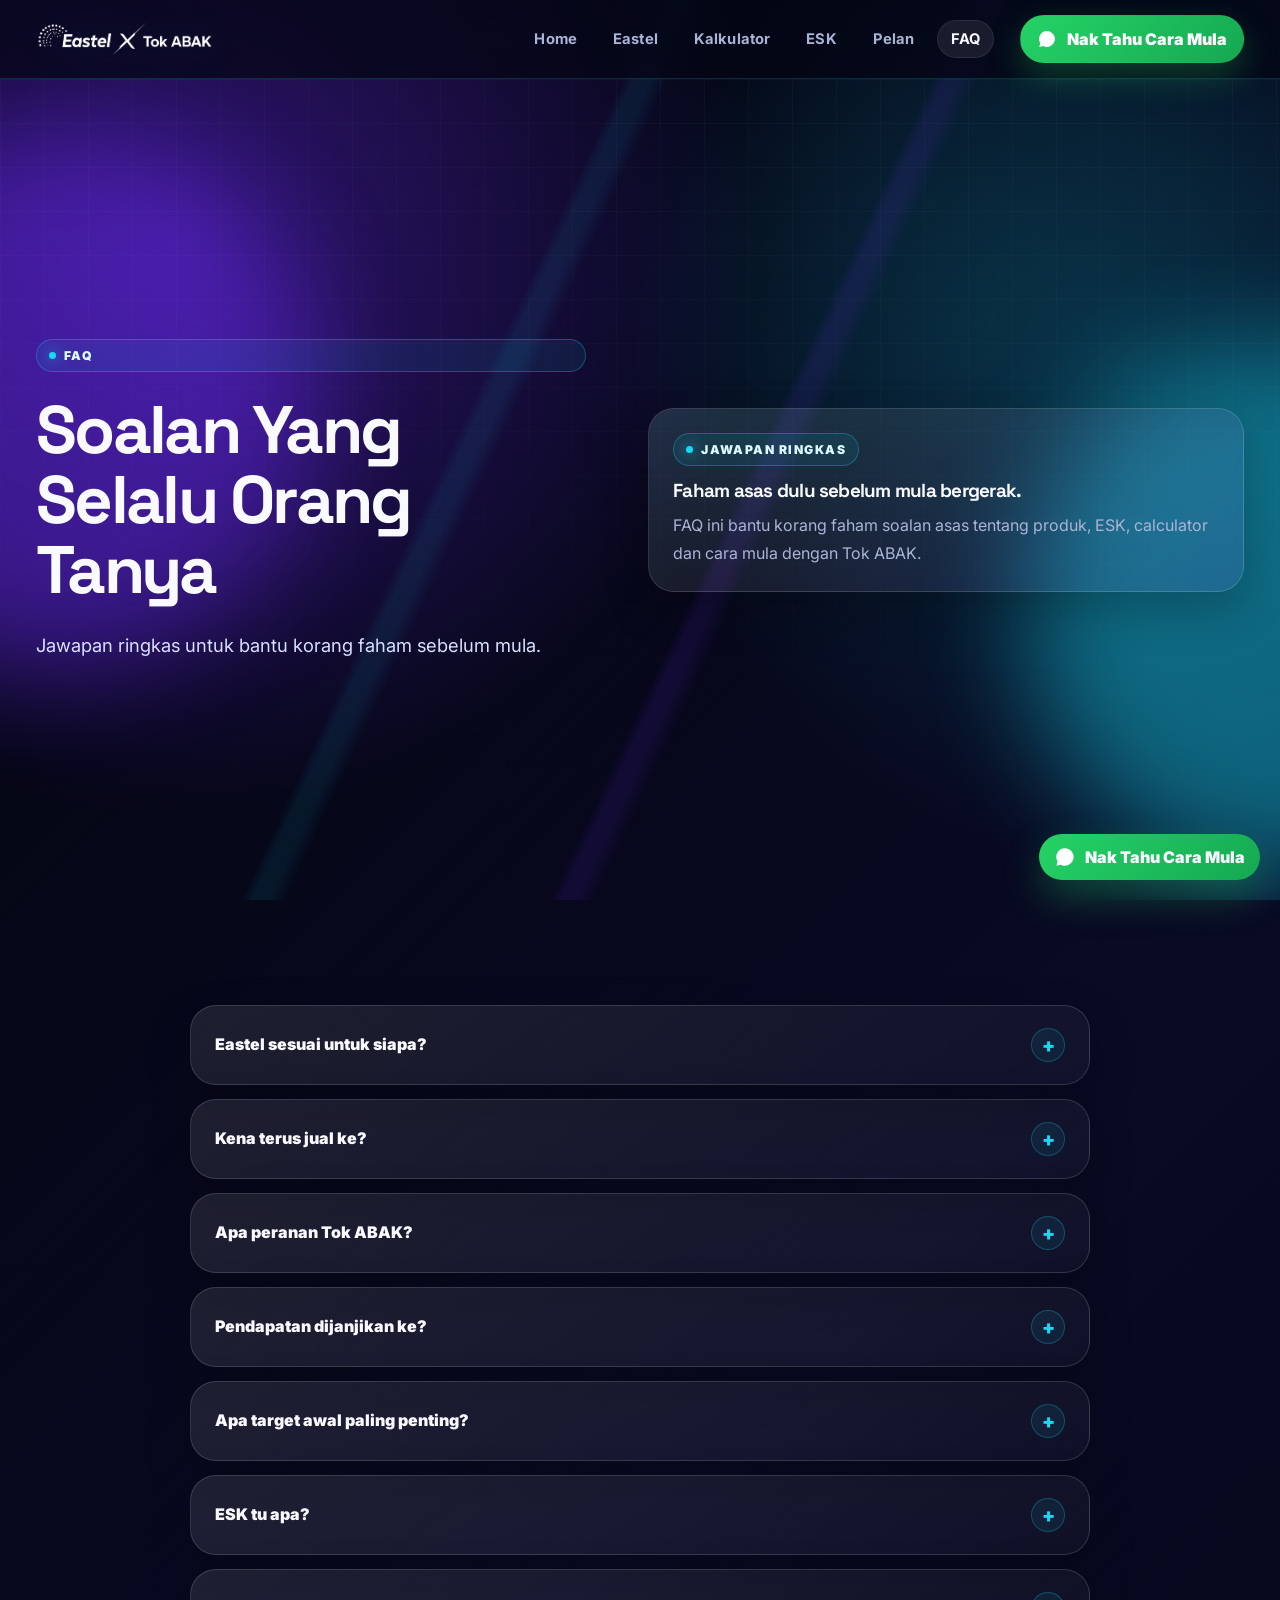
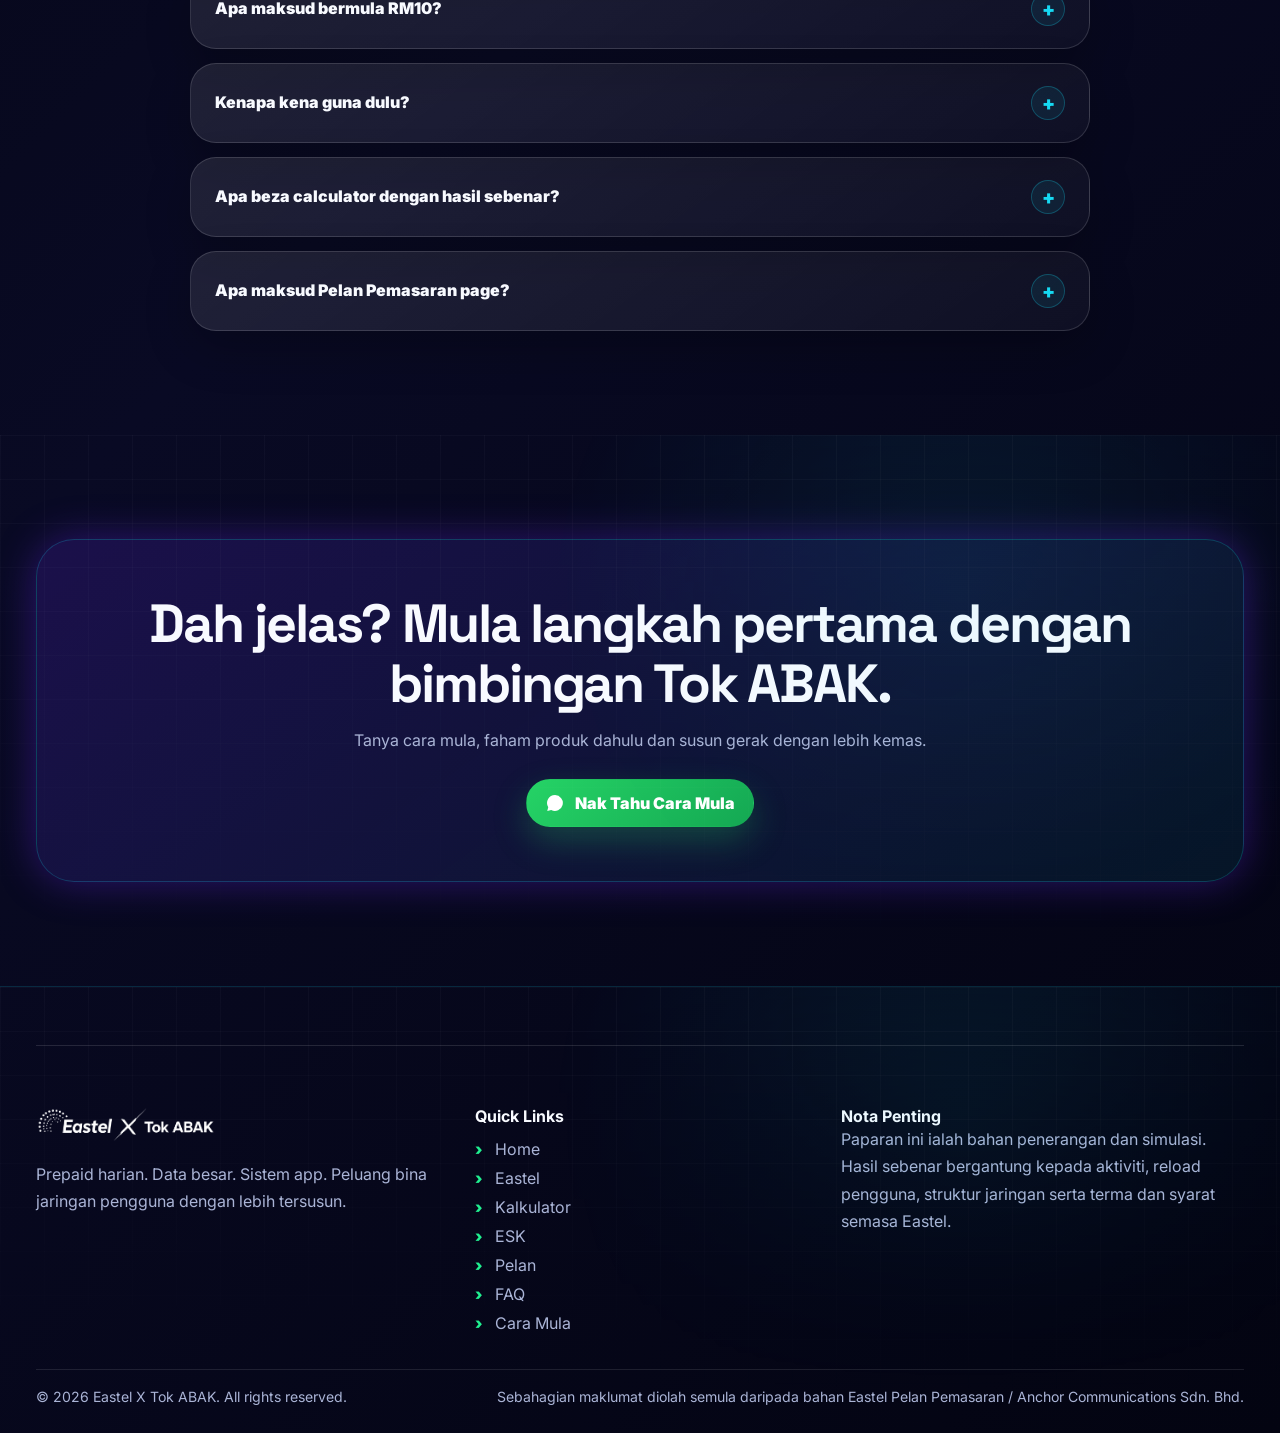
<file: faq/index.html>
<!doctype html>
<html lang="ms">
<head>
  <meta charset="utf-8">
  <meta name="viewport" content="width=device-width, initial-scale=1">
  <title>Eastel X Tok ABAK | FAQ</title>
  <meta name="description" content="Soalan lazim tentang Eastel, ESK, kalkulator, Pelan Pemasaran dan cara mula bersama Tok ABAK.">
  <meta property="og:title" content="Eastel X Tok ABAK | FAQ">
  <meta property="og:description" content="Soalan lazim tentang Eastel, ESK, kalkulator, Pelan Pemasaran dan cara mula bersama Tok ABAK.">
  <meta property="og:image" content="https://jtk-eastel.github.io/TokAbak/assets/og-eastel-tok-abak.png">
  <meta property="og:type" content="website">
  <meta name="twitter:card" content="summary_large_image">
  <link rel="icon" href="../assets/favicon.png">
  <link rel="preconnect" href="https://fonts.googleapis.com">
  <link rel="preconnect" href="https://fonts.gstatic.com" crossorigin>
  <link href="https://fonts.googleapis.com/css2?family=Inter:wght@400;500;600;700;800;900&family=Space+Grotesk:wght@600;700&display=swap" rel="stylesheet">
  <link rel="stylesheet" href="../style.css">
</head>
<body>
  <div class="site-bg" aria-hidden="true"><span class="orb orb-a"></span><span class="orb orb-b"></span></div>
  <header class="site-header">
  <div class="container nav-shell">
    <a class="brand" href="../"><img src="../assets/logo-eastel-x-tokabak-white.png" alt="Eastel X Tok ABAK"></a>
    <nav class="nav-links" aria-label="Navigasi utama"><a class="nav-link " href="../">Home</a>
<a class="nav-link " href="../eastel/">Eastel</a>
<a class="nav-link " href="../calculator/">Kalkulator</a>
<a class="nav-link " href="../esk/">ESK</a>
<a class="nav-link " href="../pelan-pemasaran/">Pelan</a>
<a class="nav-link active" href="../faq/">FAQ</a></nav>
    <a class="btn btn-primary nav-cta" href="https://api.whatsapp.com/send/?phone=601175947174&text=NakTahuCaraMula&type=phone_number&app_absent=0" target="_blank" rel="noopener"><img src="../assets/whatsapp-logo-white.svg" alt="">Nak Tahu Cara Mula</a>
    <button class="menu-toggle" aria-label="Buka menu" aria-expanded="false" data-menu-toggle><span></span><span></span><span></span></button>
  </div>
  <div class="mobile-panel" data-mobile-menu>
    <div class="mobile-panel-inner"><a class="mobile-link " href="../">Home</a>
<a class="mobile-link " href="../eastel/">Eastel</a>
<a class="mobile-link " href="../calculator/">Kalkulator</a>
<a class="mobile-link " href="../esk/">ESK</a>
<a class="mobile-link " href="../pelan-pemasaran/">Pelan</a>
<a class="mobile-link active" href="../faq/">FAQ</a><a class="btn btn-primary full" href="https://api.whatsapp.com/send/?phone=601175947174&text=NakTahuCaraMula&type=phone_number&app_absent=0" target="_blank" rel="noopener"><img src="../assets/whatsapp-logo-white.svg" alt="">Nak Tahu Cara Mula</a></div>
  </div>
</header>
<main>
<section class="hero section-dark cyber-bg"><div class="container hero-grid"><div class="hero-copy reveal"><span class="eyebrow">FAQ</span><h1>Soalan Yang Selalu Orang Tanya</h1><p class="lead">Jawapan ringkas untuk bantu korang faham sebelum mula.</p></div><div class="dashboard-card reveal">
  <span class="eyebrow">Jawapan Ringkas</span>
  <h3 style="margin:14px 0 10px">Faham asas dulu sebelum mula bergerak.</h3>
  <p>FAQ ini bantu korang faham soalan asas tentang produk, ESK, calculator dan cara mula dengan Tok ABAK.</p>
</div></div></section>
<section class="section"><div class="container faq-list"><article class="faq-item reveal"><button class="faq-question" aria-expanded="false"><span>Eastel sesuai untuk siapa?</span><span class="faq-icon" aria-hidden="true">+</span></button><div class="faq-answer"><div><p>Sesuai untuk orang yang mahu mula faham produk telco harian: SIM, data, reload dan app, kemudian belajar bina jaringan pengguna secara lebih tersusun.</p></div></div></article>
<article class="faq-item reveal"><button class="faq-question" aria-expanded="false"><span>Kena terus jual ke?</span><span class="faq-icon" aria-hidden="true">+</span></button><div class="faq-answer"><div><p>Tidak semestinya. Cara lebih kemas ialah guna dulu, faham produk, kemudian baru berkongsi dengan orang yang sesuai.</p></div></div></article>
<article class="faq-item reveal"><button class="faq-question" aria-expanded="false"><span>Apa peranan Tok ABAK?</span><span class="faq-icon" aria-hidden="true">+</span></button><div class="faq-answer"><div><p>Tok ABAK bantu dari sudut kefahaman produk, susunan follow-up, menjaga pengguna aktif dan membaca milestone rank.</p></div></div></article>
<article class="faq-item reveal"><button class="faq-question" aria-expanded="false"><span>Pendapatan dijanjikan ke?</span><span class="faq-icon" aria-hidden="true">+</span></button><div class="faq-answer"><div><p>Tidak. Semua kiraan ialah simulasi. Hasil sebenar bergantung pada aktiviti, reload pengguna, struktur jaringan dan terma semasa Eastel.</p></div></div></article>
<article class="faq-item reveal"><button class="faq-question" aria-expanded="false"><span>Apa target awal paling penting?</span><span class="faq-icon" aria-hidden="true">+</span></button><div class="faq-answer"><div><p>Fokus awal ialah pengguna aktif, reload bulanan dan momentum menuju Ambassador.</p></div></div></article>
<article class="faq-item reveal"><button class="faq-question" aria-expanded="false"><span>ESK tu apa?</span><span class="faq-icon" aria-hidden="true">+</span></button><div class="faq-answer"><div><p>ESK ialah booster gerak kerja: stok SIM, bahan promosi dan identiti lapangan untuk builder yang mahu bergerak lebih serius.</p></div></div></article>
<article class="faq-item reveal"><button class="faq-question" aria-expanded="false"><span>Apa maksud bermula RM10?</span><span class="faq-icon" aria-hidden="true">+</span></button><div class="faq-answer"><div><p>RM10 merujuk kepada kos mula SIM untuk kenal produk. Ia bukan cerita pulangan.</p></div></div></article>
<article class="faq-item reveal"><button class="faq-question" aria-expanded="false"><span>Kenapa kena guna dulu?</span><span class="faq-icon" aria-hidden="true">+</span></button><div class="faq-answer"><div><p>Pengalaman sendiri membuat penerangan lebih natural dan lebih yakin.</p></div></div></article>
<article class="faq-item reveal"><button class="faq-question" aria-expanded="false"><span>Apa beza calculator dengan hasil sebenar?</span><span class="faq-icon" aria-hidden="true">+</span></button><div class="faq-answer"><div><p>Kalkulator cuma alat simulasi. Realiti bergantung pada jumlah pengguna aktif, reload sebenar, rank dan terma semasa.</p></div></div></article>
<article class="faq-item reveal"><button class="faq-question" aria-expanded="false"><span>Apa maksud Pelan Pemasaran page?</span><span class="faq-icon" aria-hidden="true">+</span></button><div class="faq-answer"><div><p>Ia ialah ringkasan visual untuk bantu faham struktur Eastel tanpa perlu membaca bahan panjang secara mentah.</p></div></div></article></div></section>
<section class="section section-dark"><div class="container cta-panel reveal"><h2>Dah jelas? Mula langkah pertama dengan bimbingan Tok ABAK.</h2><p>Tanya cara mula, faham produk dahulu dan susun gerak dengan lebih kemas.</p><a class="btn btn-primary" href="https://api.whatsapp.com/send/?phone=601175947174&text=NakTahuCaraMula&type=phone_number&app_absent=0" target="_blank" rel="noopener"><img src="../assets/whatsapp-logo-white.svg" alt="">Nak Tahu Cara Mula</a></div></section>
</main>
<footer class="site-footer section-dark upgraded-footer">
  <div class="container footer-grid">
    <div class="footer-brand">
      <img src="../assets/logo-eastel-x-tokabak-white.png" alt="Eastel X Tok ABAK">
      <p>Prepaid harian. Data besar. Sistem app. Peluang bina jaringan pengguna dengan lebih tersusun.</p>
    </div>
    <div class="footer-links arrow-links">
      <strong>Quick Links</strong>
      <div><a href="../">Home</a><a href="../eastel/">Eastel</a><a href="../calculator/">Kalkulator</a><a href="../esk/">ESK</a><a href="../pelan-pemasaran/">Pelan</a><a href="../faq/">FAQ</a><a href="https://api.whatsapp.com/send/?phone=601175947174&text=NakTahuCaraMula&type=phone_number&app_absent=0" target="_blank" rel="noopener">Cara Mula</a></div>
    </div>
    <div class="footer-note">
      <strong>Nota Penting</strong>
      <p>Paparan ini ialah bahan penerangan dan simulasi. Hasil sebenar bergantung kepada aktiviti, reload pengguna, struktur jaringan serta terma dan syarat semasa Eastel.</p>
    </div>
  </div>
  <div class="container footer-bottom"><span>© 2026 Eastel X Tok ABAK. All rights reserved.</span><span>Sebahagian maklumat diolah semula daripada bahan Eastel Pelan Pemasaran / Anchor Communications Sdn. Bhd.</span></div>
</footer>
<a class="floating-wa" href="https://api.whatsapp.com/send/?phone=601175947174&text=NakTahuCaraMula&type=phone_number&app_absent=0" target="_blank" rel="noopener" aria-label="Nak Tahu Cara Mula"><img src="../assets/whatsapp-logo-white.svg" alt=""><span>Nak Tahu Cara Mula</span></a>
<script src="../script.js"></script>
</body>
</html>
</file>
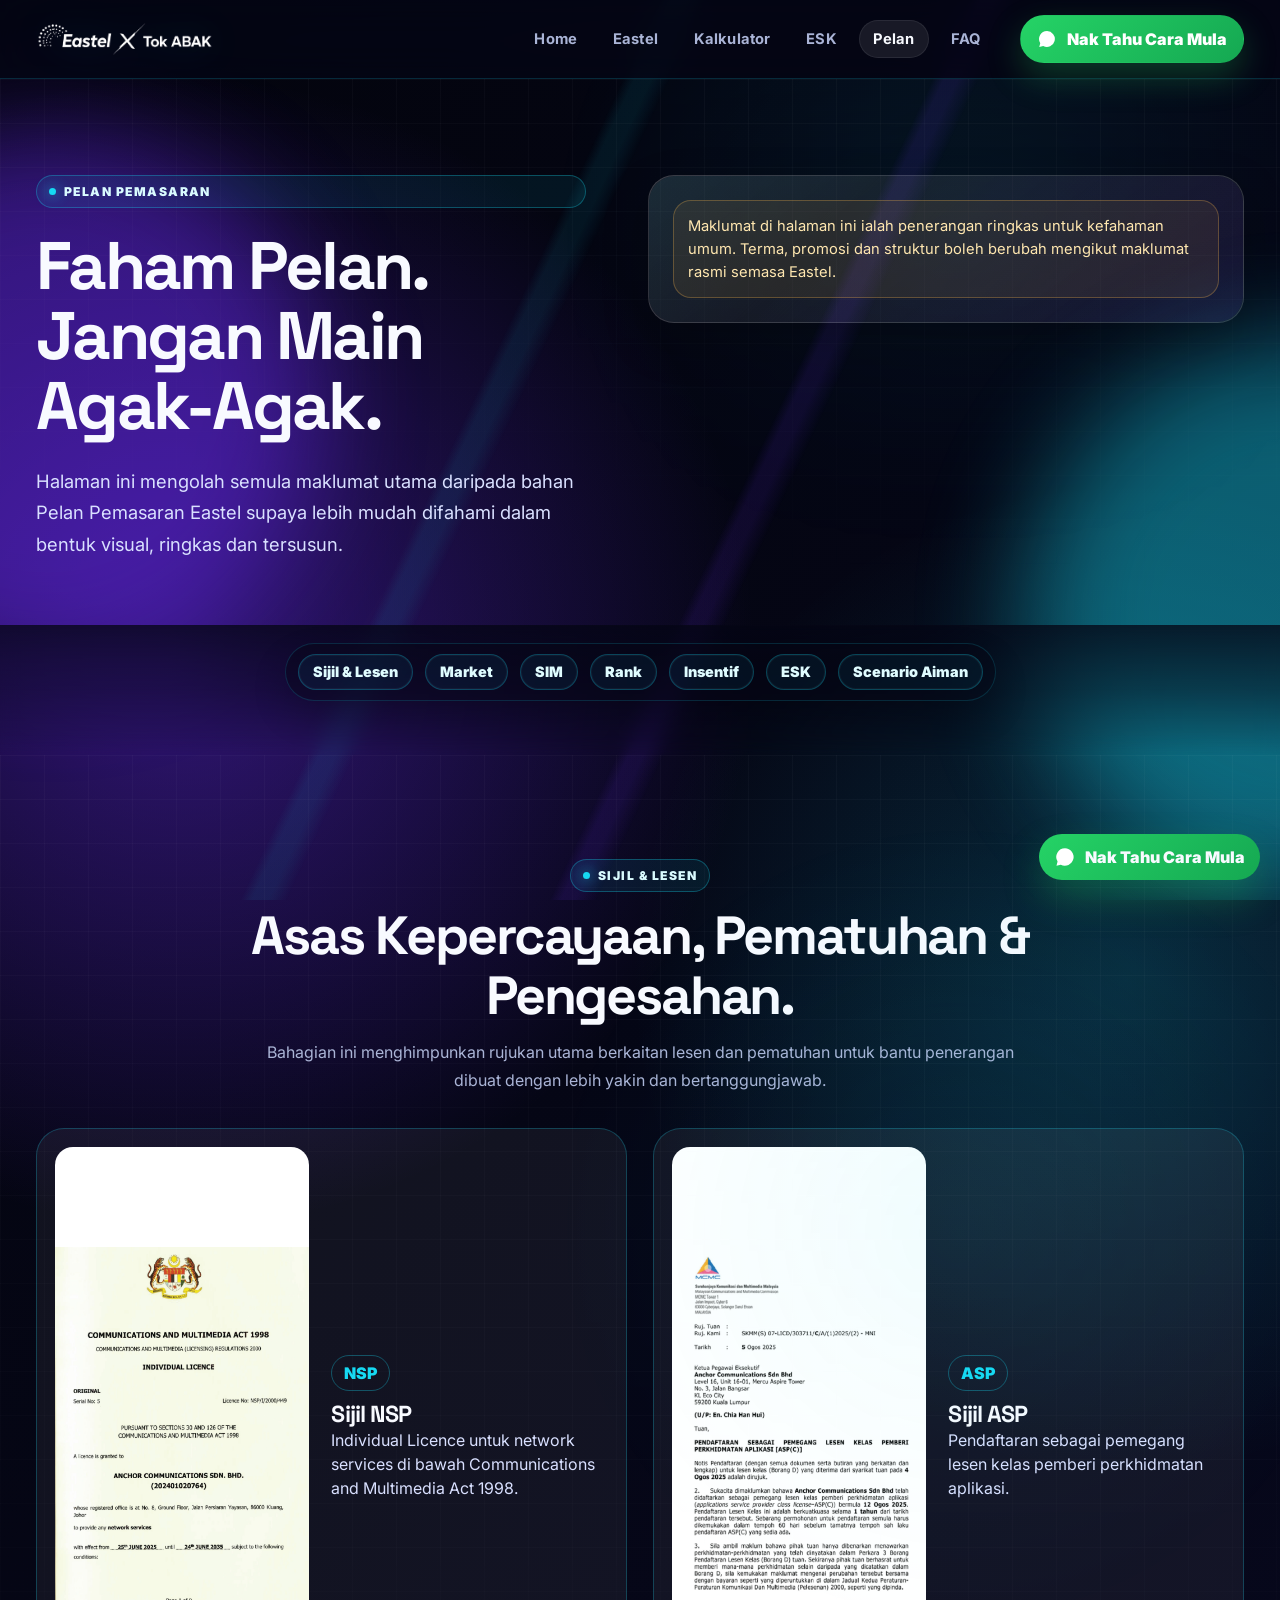
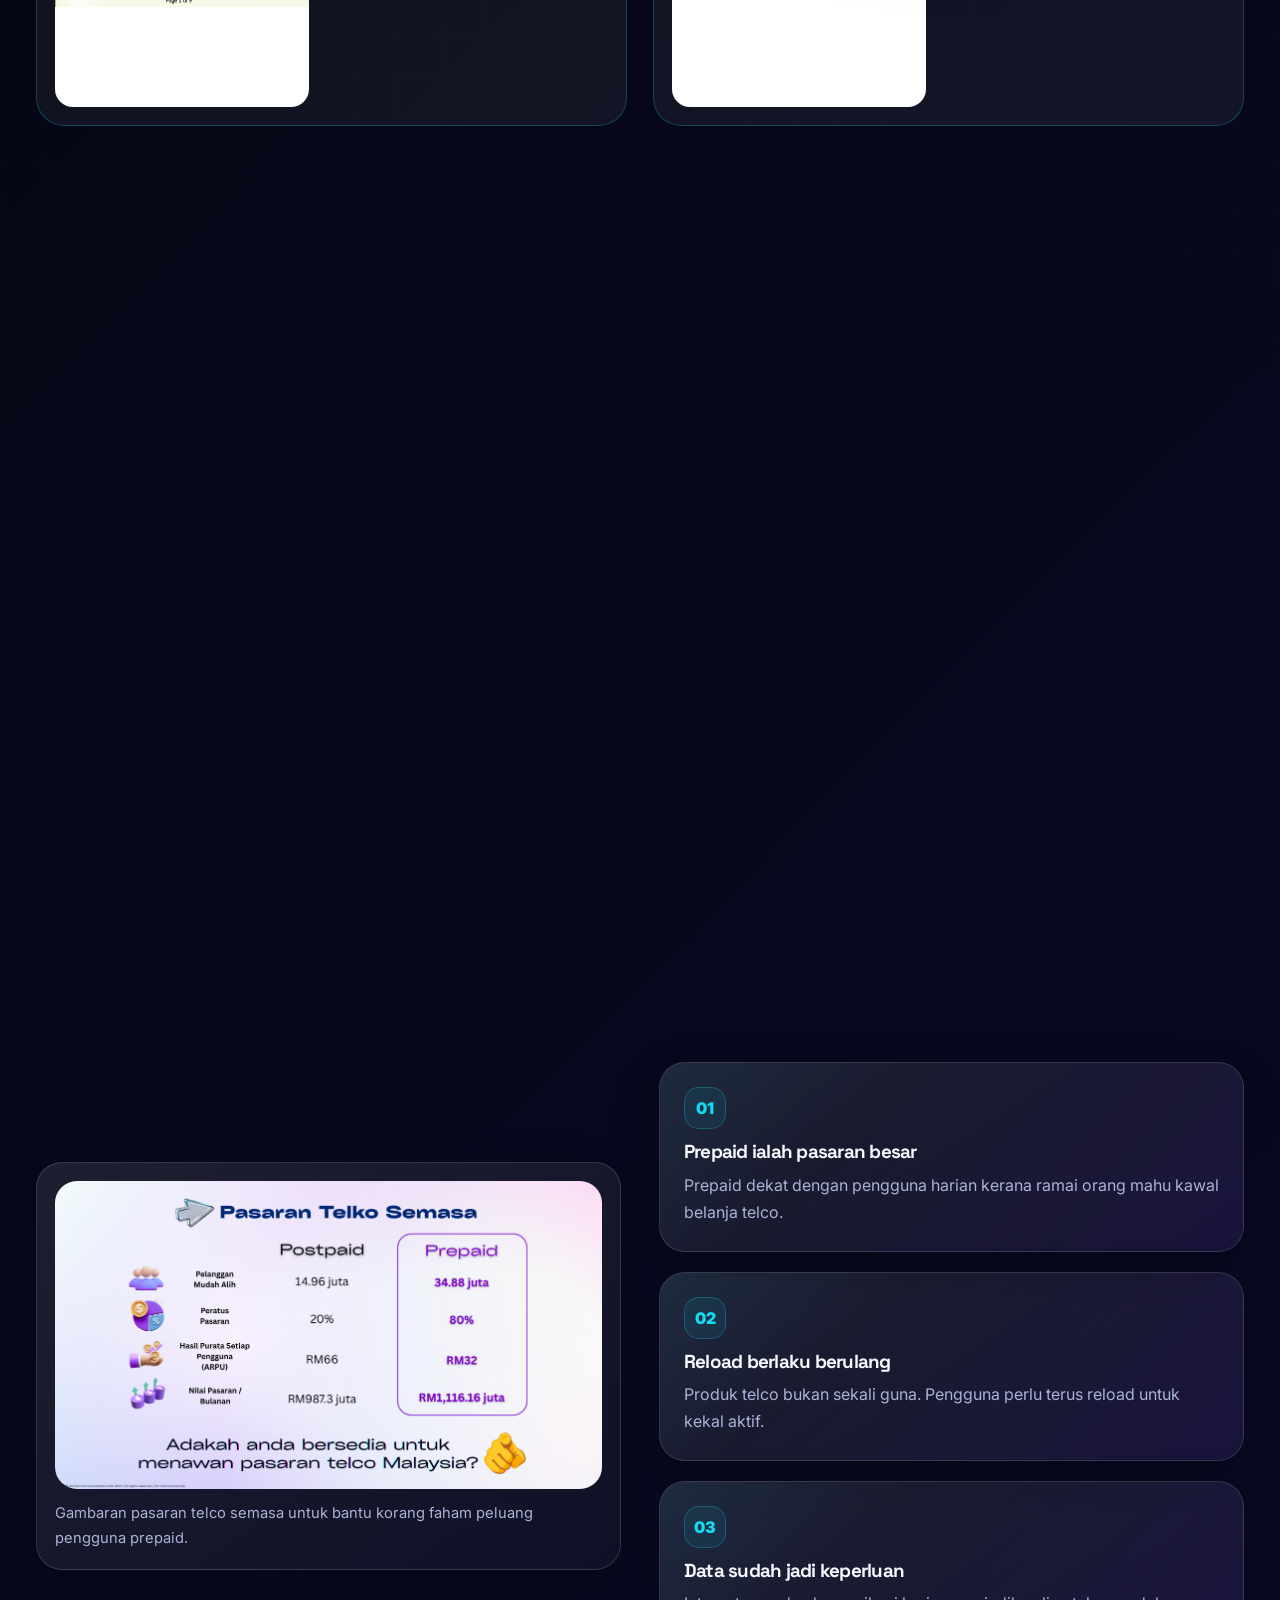
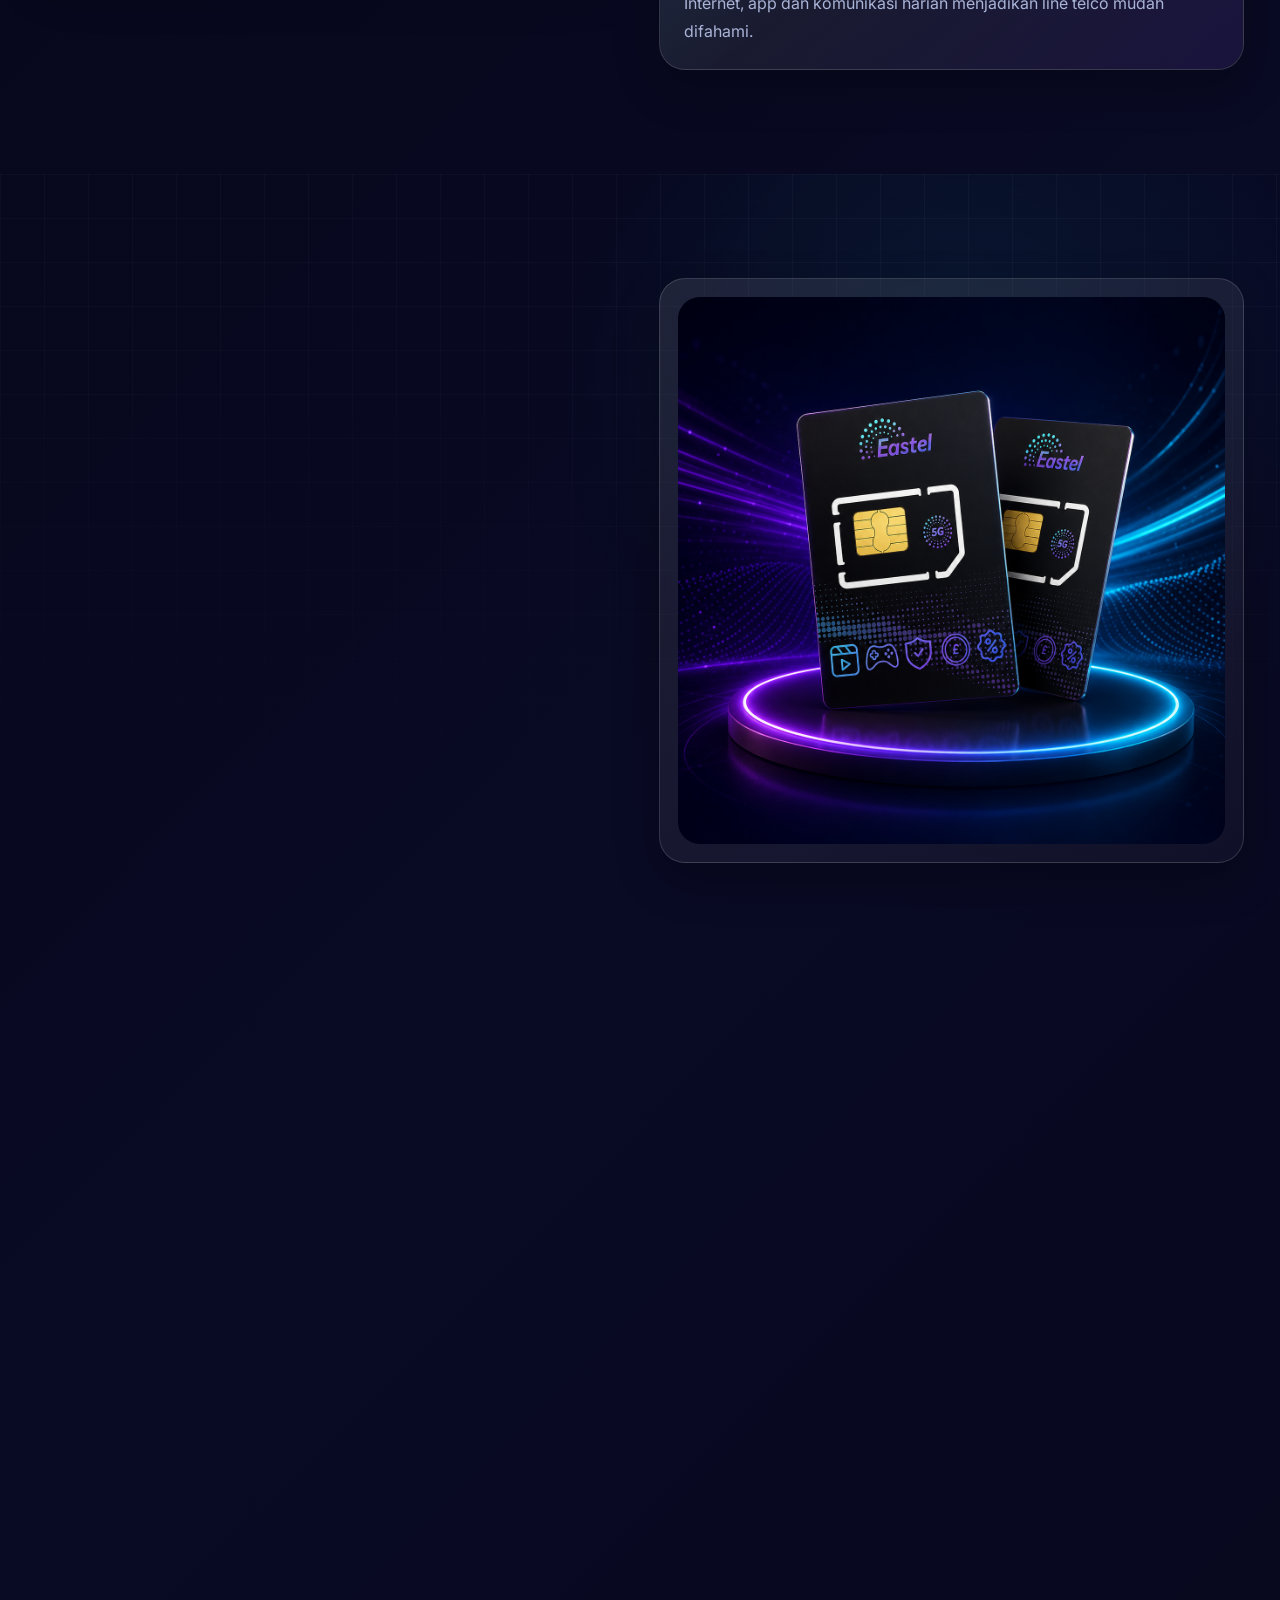
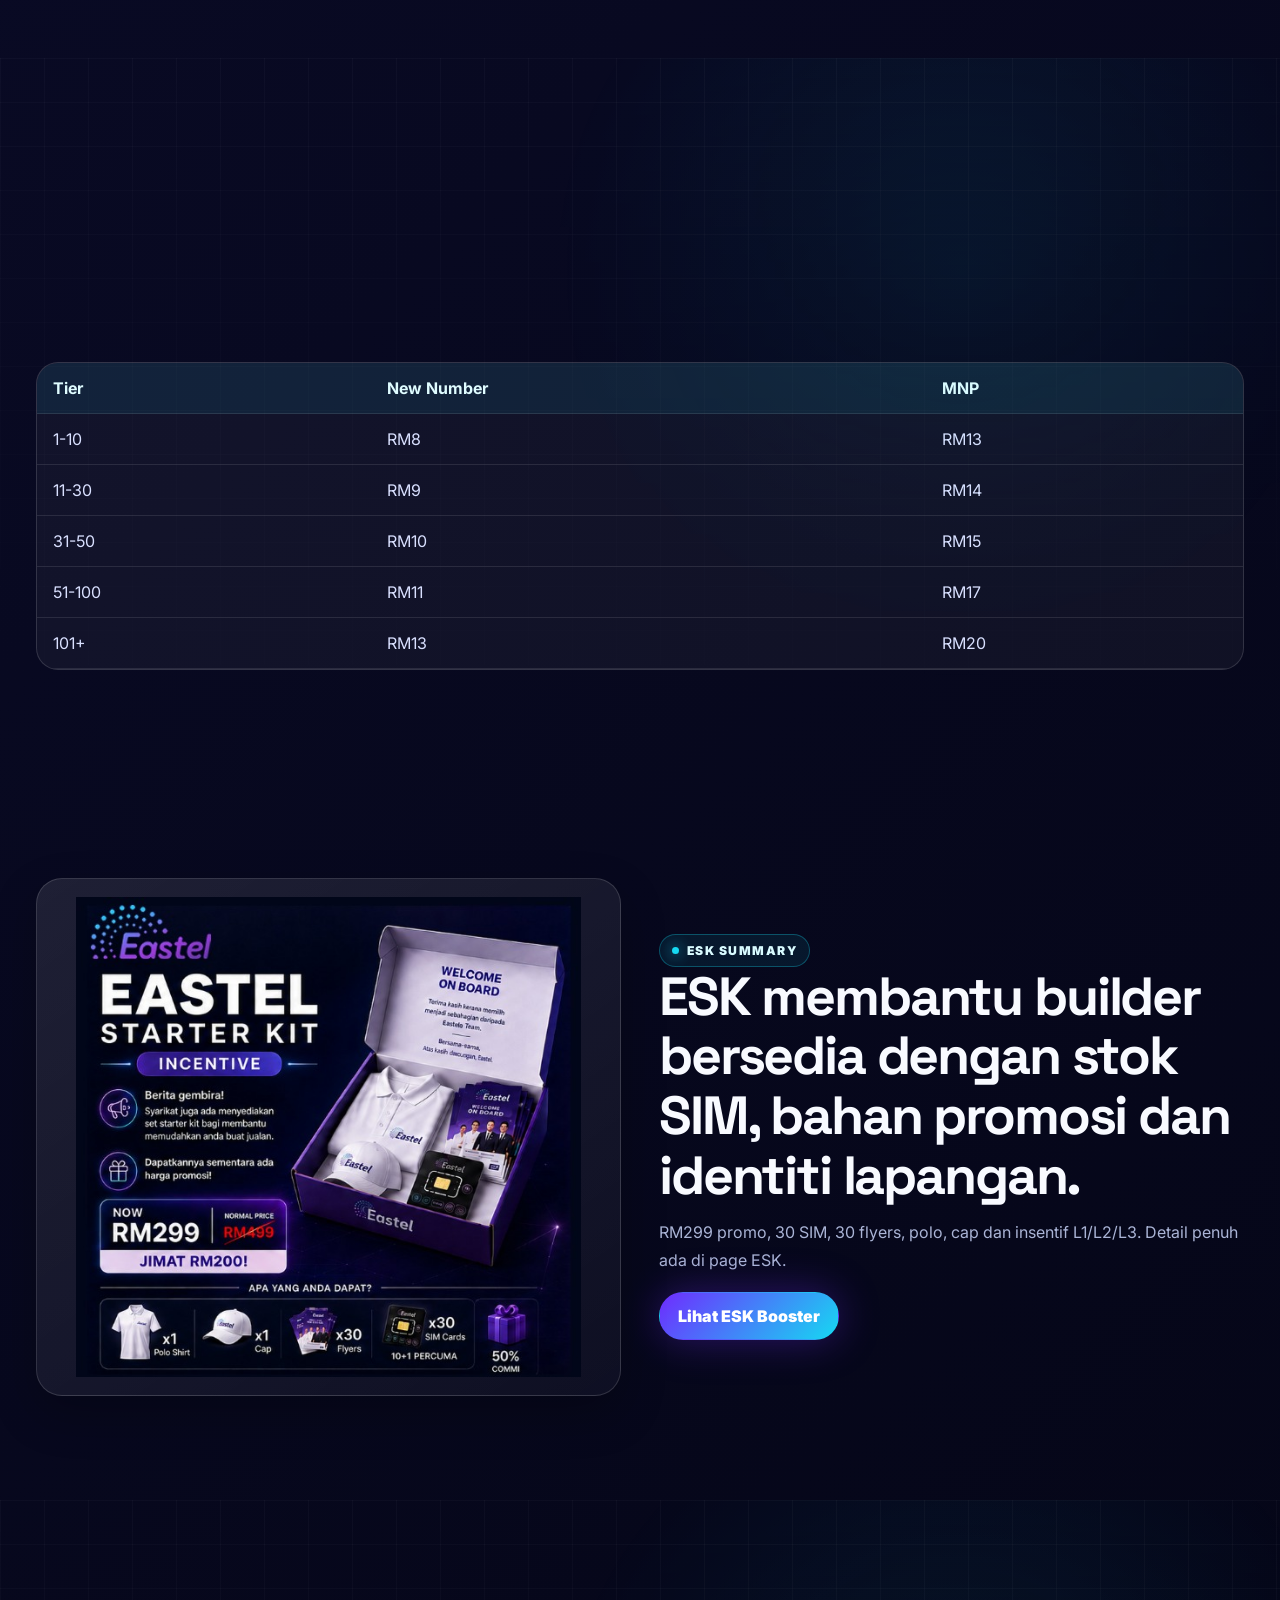
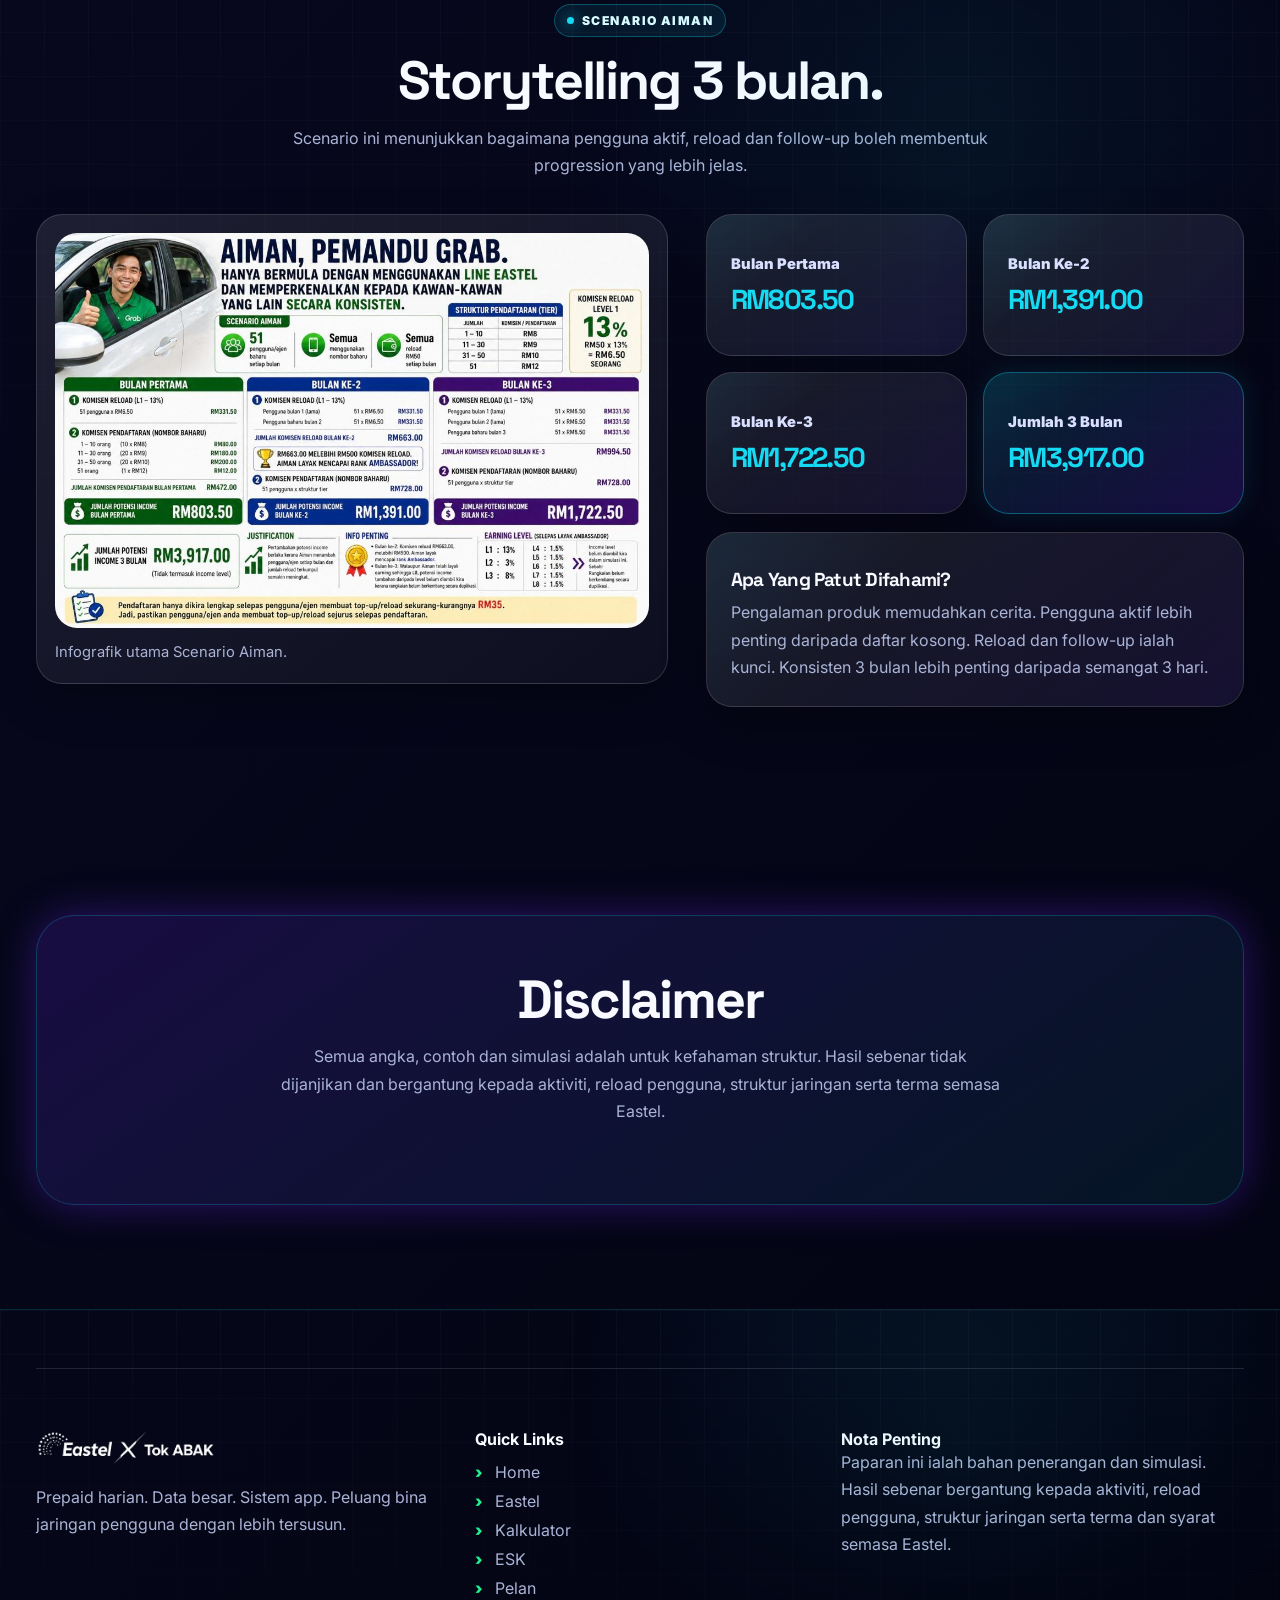
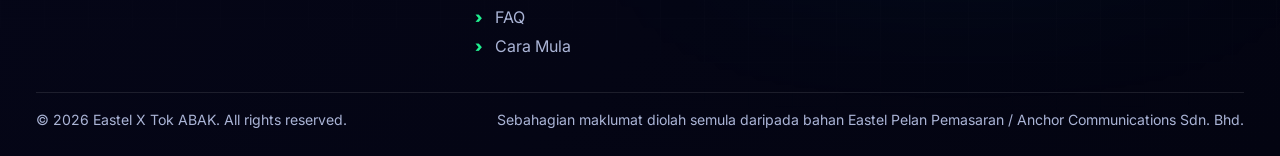
<file: pelan-pemasaran/index.html>
<!doctype html>
<html lang="ms">
<head>
  <meta charset="utf-8">
  <meta name="viewport" content="width=device-width, initial-scale=1">
  <title>Eastel X Tok ABAK | Pelan Pemasaran</title>
  <meta name="description" content="Pelan Pemasaran Eastel dalam bentuk visual, ringkas dan tersusun termasuk sijil, lesen, rank, insentif dan simulasi.">
  <meta property="og:title" content="Eastel X Tok ABAK | Pelan Pemasaran">
  <meta property="og:description" content="Pelan Pemasaran Eastel dalam bentuk visual, ringkas dan tersusun termasuk sijil, lesen, rank, insentif dan simulasi.">
  <meta property="og:image" content="https://jtk-eastel.github.io/TokAbak/assets/og-eastel-tok-abak.png">
  <meta property="og:type" content="website">
  <meta name="twitter:card" content="summary_large_image">
  <link rel="icon" href="../assets/favicon.png">
  <link rel="preconnect" href="https://fonts.googleapis.com">
  <link rel="preconnect" href="https://fonts.gstatic.com" crossorigin>
  <link href="https://fonts.googleapis.com/css2?family=Inter:wght@400;500;600;700;800;900&family=Space+Grotesk:wght@600;700&display=swap" rel="stylesheet">
  <link rel="stylesheet" href="../style.css">
</head>
<body>
  <div class="site-bg" aria-hidden="true"><span class="orb orb-a"></span><span class="orb orb-b"></span></div>
  <header class="site-header">
  <div class="container nav-shell">
    <a class="brand" href="../"><img src="../assets/logo-eastel-x-tokabak-white.png" alt="Eastel X Tok ABAK"></a>
    <nav class="nav-links" aria-label="Navigasi utama"><a class="nav-link " href="../">Home</a>
<a class="nav-link " href="../eastel/">Eastel</a>
<a class="nav-link " href="../calculator/">Kalkulator</a>
<a class="nav-link " href="../esk/">ESK</a>
<a class="nav-link active" href="../pelan-pemasaran/">Pelan</a>
<a class="nav-link " href="../faq/">FAQ</a></nav>
    <a class="btn btn-primary nav-cta" href="https://api.whatsapp.com/send/?phone=601175947174&text=NakTahuCaraMula&type=phone_number&app_absent=0" target="_blank" rel="noopener"><img src="../assets/whatsapp-logo-white.svg" alt="">Nak Tahu Cara Mula</a>
    <button class="menu-toggle" aria-label="Buka menu" aria-expanded="false" data-menu-toggle><span></span><span></span><span></span></button>
  </div>
  <div class="mobile-panel" data-mobile-menu>
    <div class="mobile-panel-inner"><a class="mobile-link " href="../">Home</a>
<a class="mobile-link " href="../eastel/">Eastel</a>
<a class="mobile-link " href="../calculator/">Kalkulator</a>
<a class="mobile-link " href="../esk/">ESK</a>
<a class="mobile-link active" href="../pelan-pemasaran/">Pelan</a>
<a class="mobile-link " href="../faq/">FAQ</a><a class="btn btn-primary full" href="https://api.whatsapp.com/send/?phone=601175947174&text=NakTahuCaraMula&type=phone_number&app_absent=0" target="_blank" rel="noopener"><img src="../assets/whatsapp-logo-white.svg" alt="">Nak Tahu Cara Mula</a></div>
  </div>
</header>

<main>
<section class="hero page-hero section-dark cyber-bg">
  <div class="container hero-grid"><div class="hero-copy reveal"><span class="eyebrow">Pelan Pemasaran</span><h1>Faham Pelan. Jangan Main Agak-Agak.</h1><p class="lead">Halaman ini mengolah semula maklumat utama daripada bahan Pelan Pemasaran Eastel supaya lebih mudah difahami dalam bentuk visual, ringkas dan tersusun.</p></div><div class="dashboard-card reveal"><p class="disclaimer">Maklumat di halaman ini ialah penerangan ringkas untuk kefahaman umum. Terma, promosi dan struktur boleh berubah mengikut maklumat rasmi semasa Eastel.</p></div></div>
</section>
<section class="section nav-strip-section"><div class="container"><nav class="chapter-pills chapter-pills-clean" aria-label="Navigasi Pelan Pemasaran"><a href="#trust">Sijil & Lesen</a><a href="#market">Market</a><a href="#sim">SIM</a><a href="#rank">Rank</a><a href="#insentif">Insentif</a><a href="#esk-summary">ESK</a><a href="#aiman">Scenario Aiman</a></nav></div></section>
<section id="trust" class="section section-dark cert-hero-section">
  <div class="container section-head center reveal"><span class="eyebrow">Sijil & Lesen</span><h2>Asas Kepercayaan, Pematuhan & Pengesahan.</h2><p>Bahagian ini menghimpunkan rujukan utama berkaitan lesen dan pematuhan untuk bantu penerangan dibuat dengan lebih yakin dan bertanggungjawab.</p></div>
  <div class="container certificate-showcase certificate-showcase-v14">
    <article class="certificate-card cert-portrait reveal"><img src="../assets/pelan/sijil-nsp.jpeg" alt="Sijil NSP Anchor Communications"><div><span class="cert-badge">NSP</span><h3>Sijil NSP</h3><p>Individual Licence untuk network services di bawah Communications and Multimedia Act 1998.</p></div></article>
    <article class="certificate-card cert-portrait reveal"><img src="../assets/pelan/sijil-asp.jpeg" alt="Sijil ASP Anchor Communications"><div><span class="cert-badge">ASP</span><h3>Sijil ASP</h3><p>Pendaftaran sebagai pemegang lesen kelas pemberi perkhidmatan aplikasi.</p></div></article>
    <article class="certificate-card cert-landscape reveal"><img src="../assets/pelan/sijil-shariah.jpeg" alt="Certificate of Shariah Compliance Eastel"><div><span class="cert-badge">Shariah</span><h3>Sijil Shariah</h3><p>Certificate of Shariah Compliance untuk Eastel Membership Programme.</p></div></article>
  </div>
</section>
<section id="market" class="section"><div class="container section-head reveal"><span class="eyebrow">Market Context</span><h2>Prepaid ialah produk harian.</h2><p>Fokus utama ialah memahami saiz pasaran prepaid dan kenapa produk telco mudah diterangkan kepada orang ramai.</p></div><div class="container split"><div class="product-frame reveal"><img src="../assets/pelan/market-prepaid-postpaid.png" alt="Visual pasaran prepaid dan postpaid"><p class="holo-caption">Gambaran pasaran telco semasa untuk bantu korang faham peluang pengguna prepaid.</p></div><div class="grid reveal"><article class="glass-card"><span class="card-icon">01</span><h3>Prepaid ialah pasaran besar</h3><p>Prepaid dekat dengan pengguna harian kerana ramai orang mahu kawal belanja telco.</p></article><article class="glass-card"><span class="card-icon">02</span><h3>Reload berlaku berulang</h3><p>Produk telco bukan sekali guna. Pengguna perlu terus reload untuk kekal aktif.</p></article><article class="glass-card"><span class="card-icon">03</span><h3>Data sudah jadi keperluan</h3><p>Internet, app dan komunikasi harian menjadikan line telco mudah difahami.</p></article></div></div></section>
<section id="sim" class="section section-dark"><div class="container split"><div class="reveal"><span class="eyebrow">SIM Eastel</span><h2>SIM ialah pintu mula.</h2><p style="margin:14px 0 18px">RM10 bukan cerita pulangan; ia ialah kos mula untuk kenal produk, cuba penggunaan dan bina keyakinan sebelum berkongsi.</p><div class="grid three"><article class="glass-card"><h3>Entry rendah</h3><p>Mula kenal produk tanpa cerita yang berat.</p></article><article class="glass-card"><h3>Produk harian</h3><p>Line dan data memang orang guna setiap bulan.</p></article><article class="glass-card"><h3>Mudah diterangkan</h3><p>Prospek faham lebih cepat kerana produk dekat dengan hidup.</p></article></div></div><div class="product-frame reveal"><img src="../assets/eastel-sim.png" alt="SIM Eastel dalam frame futuristik"></div></div></section>
<section id="rank" class="section"><div class="container section-head center reveal"><span class="eyebrow">Rank Ladder</span><h2>Rank & Revenue Sharing</h2><p>Laluan rank disusun supaya korang nampak fokus setiap peringkat dengan lebih jelas.</p></div><div class="container rank-ladder"><article class="neon-card rank-card reveal"><span class="card-icon">01</span><h3>Elite Member</h3><div class="rate">L1-L3</div><p>L1 13% • L2 3% • L3 8%</p><p>Fokus: bina pengguna aktif awal.</p></article><article class="neon-card rank-card reveal"><span class="card-icon">02</span><h3>Ambassador</h3><div class="rate">L4-L8</div><p>1.5% setiap level.</p><p>Milestone: RM500 komisen reload.</p></article><article class="neon-card rank-card reveal"><span class="card-icon">03</span><h3>Senior Ambassador</h3><div class="rate">L9-L13</div><p>1% setiap level.</p><p>Milestone: RM3,500 komisen reload.</p></article><article class="neon-card rank-card reveal"><span class="card-icon">04</span><h3>Territory Partner</h3><div class="rate">Advanced</div><p>Milestone: RM15,000 + syarat rank.</p><p>Fokus: expansion dan leadership.</p></article></div></section>
<section id="insentif" class="section section-dark"><div class="container section-head reveal"><span class="eyebrow">Insentif Pendaftaran</span><h2>Rujukan insentif pendaftaran mengikut tier bulanan.</h2></div><div class="container table-wrap reveal"><table class="data-table"><thead><tr><th>Tier</th><th>New Number</th><th>MNP</th></tr></thead><tbody><tr><td>1-10</td><td>RM8</td><td>RM13</td></tr><tr><td>11-30</td><td>RM9</td><td>RM14</td></tr><tr><td>31-50</td><td>RM10</td><td>RM15</td></tr><tr><td>51-100</td><td>RM11</td><td>RM17</td></tr><tr><td>101+</td><td>RM13</td><td>RM20</td></tr></tbody></table></div></section>
<section id="esk-summary" class="section"><div class="container split"><div class="product-frame reveal"><img src="../assets/esk-home-premium.jpeg" alt="Ringkasan ESK Booster"></div><div class="reveal"><span class="eyebrow">ESK Summary</span><h2>ESK membantu builder bersedia dengan stok SIM, bahan promosi dan identiti lapangan.</h2><p style="margin:14px 0 18px">RM299 promo, 30 SIM, 30 flyers, polo, cap dan insentif L1/L2/L3. Detail penuh ada di page ESK.</p><a class="btn btn-secondary" href="../esk/">Lihat ESK Booster</a></div></div></section>
<section id="aiman" class="section section-dark"><div class="container section-head center reveal"><span class="eyebrow">Scenario Aiman</span><h2>Storytelling 3 bulan.</h2><p>Scenario ini menunjukkan bagaimana pengguna aktif, reload dan follow-up boleh membentuk progression yang lebih jelas.</p></div><div class="container split"><div class="product-frame reveal"><img src="../assets/scenario-aiman.png" alt="Infografik Scenario Aiman"><p class="holo-caption">Infografik utama Scenario Aiman.</p></div><div class="reveal scenario-panel"><div class="timeline aiman-timeline"><article class="glass-card timeline-card"><span>Bulan Pertama</span><strong>RM803.50</strong></article><article class="glass-card timeline-card"><span>Bulan Ke-2</span><strong>RM1,391.00</strong></article><article class="glass-card timeline-card"><span>Bulan Ke-3</span><strong>RM1,722.50</strong></article><article class="glass-card timeline-card total-card"><span>Jumlah 3 Bulan</span><strong>RM3,917.00</strong></article></div><div class="glass-card learning-card"><h3>Apa Yang Patut Difahami?</h3><p>Pengalaman produk memudahkan cerita. Pengguna aktif lebih penting daripada daftar kosong. Reload dan follow-up ialah kunci. Konsisten 3 bulan lebih penting daripada semangat 3 hari.</p></div></div></div></section>
<section class="section"><div class="container cta-panel reveal"><h2>Disclaimer</h2><p>Semua angka, contoh dan simulasi adalah untuk kefahaman struktur. Hasil sebenar tidak dijanjikan dan bergantung kepada aktiviti, reload pengguna, struktur jaringan serta terma semasa Eastel.</p></div></section>
</main>
<footer class="site-footer section-dark upgraded-footer">
  <div class="container footer-grid">
    <div class="footer-brand">
      <img src="../assets/logo-eastel-x-tokabak-white.png" alt="Eastel X Tok ABAK">
      <p>Prepaid harian. Data besar. Sistem app. Peluang bina jaringan pengguna dengan lebih tersusun.</p>
    </div>
    <div class="footer-links arrow-links">
      <strong>Quick Links</strong>
      <div><a href="../">Home</a><a href="../eastel/">Eastel</a><a href="../calculator/">Kalkulator</a><a href="../esk/">ESK</a><a href="../pelan-pemasaran/">Pelan</a><a href="../faq/">FAQ</a><a href="https://api.whatsapp.com/send/?phone=601175947174&text=NakTahuCaraMula&type=phone_number&app_absent=0" target="_blank" rel="noopener">Cara Mula</a></div>
    </div>
    <div class="footer-note">
      <strong>Nota Penting</strong>
      <p>Paparan ini ialah bahan penerangan dan simulasi. Hasil sebenar bergantung kepada aktiviti, reload pengguna, struktur jaringan serta terma dan syarat semasa Eastel.</p>
    </div>
  </div>
  <div class="container footer-bottom"><span>© 2026 Eastel X Tok ABAK. All rights reserved.</span><span>Sebahagian maklumat diolah semula daripada bahan Eastel Pelan Pemasaran / Anchor Communications Sdn. Bhd.</span></div>
</footer>
<a class="floating-wa" href="https://api.whatsapp.com/send/?phone=601175947174&text=NakTahuCaraMula&type=phone_number&app_absent=0" target="_blank" rel="noopener" aria-label="Nak Tahu Cara Mula"><img src="../assets/whatsapp-logo-white.svg" alt=""><span>Nak Tahu Cara Mula</span></a>
<script src="../script.js"></script>
</body>
</html>
</file>
<file: style.css>
:root{
  --bg:#050615; --bg-deep:#080a22; --bg-soft:#101338;
  --panel:rgba(255,255,255,.065); --panel-strong:rgba(255,255,255,.1); --panel-glass:rgba(13,16,48,.74);
  --purple:#6f2cff; --violet:#8b35ff; --cyan:#16d9f2; --blue:#3b82f6; --green:#25d366;
  --text:#f8faff; --muted:#aab4d6; --muted-strong:#d9e0ff;
  --border:rgba(255,255,255,.14); --border-glow:rgba(22,217,242,.34);
  --soft-panel:#f7f5ff; --dark-text:#0d1022; --muted-dark:#5f6680;
  --radius-md:18px; --radius-lg:26px; --radius-xl:34px;
  --shadow-glow:0 0 40px rgba(111,44,255,.35); --shadow-cyan:0 0 32px rgba(22,217,242,.28);
  --container:1200px;
}
*{box-sizing:border-box}
html{scroll-behavior:smooth}
body{
  margin:0; font-family:Inter,system-ui,-apple-system,Segoe UI,sans-serif; color:var(--text);
  background:
    radial-gradient(circle at 14% 8%, rgba(111,44,255,.42), transparent 36rem),
    radial-gradient(circle at 88% 12%, rgba(22,217,242,.18), transparent 31rem),
    linear-gradient(135deg,#03040d 0%,#090a24 50%,#030411 100%);
  min-height:100vh; overflow-x:hidden;
}
body.menu-open{overflow:hidden}
a{color:inherit;text-decoration:none}
img{max-width:100%;display:block}
button,input,select{font:inherit}
.container{width:min(var(--container),calc(100% - 40px));margin-inline:auto}
.section{padding:104px 0;position:relative}
.section.compact{padding:72px 0}
.section-dark{position:relative;overflow:hidden}
.section-dark::before,.cyber-bg::before{
  content:"";position:absolute;inset:0;pointer-events:none;opacity:.52;
  background-image:
    linear-gradient(rgba(255,255,255,.055) 1px,transparent 1px),
    linear-gradient(90deg,rgba(255,255,255,.055) 1px,transparent 1px),
    radial-gradient(circle at 75% 30%,rgba(22,217,242,.18),transparent 26rem);
  background-size:44px 44px,44px 44px,100% 100%;
  mask-image:linear-gradient(to bottom,black,transparent 95%);
}
.site-bg{position:fixed;inset:0;overflow:hidden;pointer-events:none;z-index:-3}
.site-bg::after{content:"";position:absolute;inset:-20%;background:linear-gradient(115deg,transparent 0 42%,rgba(22,217,242,.08) 42.5% 43.2%,transparent 44% 55%,rgba(111,44,255,.11) 55.5% 56.1%,transparent 57%);animation:gridShift 18s linear infinite}
.orb{position:absolute;width:34rem;height:34rem;border-radius:999px;filter:blur(55px);opacity:.42;animation:floatOrb 12s ease-in-out infinite alternate}
.orb-a{background:var(--purple);left:-14rem;top:8rem}.orb-b{background:var(--cyan);right:-18rem;top:38%;animation-delay:-4s}
@keyframes gridShift{to{transform:translate3d(70px,40px,0)}}
@keyframes floatOrb{to{transform:translate3d(4rem,-2rem,0) scale(1.08)}}
@media(prefers-reduced-motion:reduce){*,*::before,*::after{animation:none!important;transition:none!important;scroll-behavior:auto!important}}
.site-header{position:sticky;top:0;z-index:1000;background:rgba(5,6,21,.72);backdrop-filter:blur(18px);border-bottom:1px solid rgba(22,217,242,.18)}
.nav-shell{min-height:78px;display:flex;align-items:center;gap:26px}
.brand{display:inline-flex;align-items:center;flex:0 0 auto}.brand img{width:178px;max-height:56px;object-fit:contain;filter:drop-shadow(0 0 18px rgba(22,217,242,.2))}
.nav-links{margin-left:auto;display:flex;align-items:center;gap:8px}.nav-link{padding:10px 14px;border-radius:999px;color:var(--muted);font-weight:700;font-size:.92rem;letter-spacing:.01em}.nav-link:hover,.nav-link.active{color:var(--text);background:rgba(255,255,255,.08);box-shadow:inset 0 0 0 1px rgba(255,255,255,.08)}
.btn{display:inline-flex;align-items:center;justify-content:center;gap:10px;padding:13px 18px;border-radius:999px;border:1px solid transparent;font-weight:900;line-height:1;cursor:pointer;transition:.2s ease;white-space:nowrap;min-height:48px}
.btn img{width:20px;height:20px}.btn-primary{background:linear-gradient(135deg,var(--green),#15a852);color:white;box-shadow:0 14px 34px rgba(37,211,102,.26)}.btn-primary:hover{transform:translateY(-2px);box-shadow:0 20px 42px rgba(37,211,102,.34)}
.btn-secondary{background:linear-gradient(135deg,var(--purple),var(--cyan));color:white;box-shadow:var(--shadow-glow)}.btn-secondary:hover,.btn-ghost:hover{transform:translateY(-2px)}
.btn-ghost{border-color:rgba(255,255,255,.2);background:rgba(255,255,255,.06);color:var(--text)}.btn.full{width:100%}
.nav-cta{padding-inline:16px}.menu-toggle{display:none;margin-left:auto;width:48px;height:48px;border:1px solid var(--border);background:rgba(255,255,255,.06);border-radius:16px;align-items:center;justify-content:center;flex-direction:column;gap:5px}.menu-toggle span{width:20px;height:2px;border-radius:4px;background:var(--text)}
.mobile-panel{display:none;position:fixed;inset:78px 16px auto 16px;z-index:999}.mobile-panel-inner{border:1px solid var(--border);background:rgba(8,10,34,.94);backdrop-filter:blur(22px);border-radius:26px;padding:18px;box-shadow:var(--shadow-glow)}.mobile-link{display:block;padding:15px 16px;border-radius:16px;color:var(--muted);font-weight:900}.mobile-link.active,.mobile-link:hover{color:var(--text);background:rgba(255,255,255,.08)}
.eyebrow{display:inline-flex;align-items:center;gap:8px;padding:8px 12px;border:1px solid rgba(22,217,242,.3);border-radius:999px;color:#d9fbff;background:rgba(22,217,242,.08);font-size:.76rem;font-weight:900;letter-spacing:.12em;text-transform:uppercase}.eyebrow::before{content:"";width:7px;height:7px;border-radius:999px;background:var(--cyan);box-shadow:0 0 14px var(--cyan)}
h1,h2,h3{font-family:"Space Grotesk",Inter,sans-serif;margin:0;color:var(--text);letter-spacing:-.04em}h1{font-size:clamp(2.65rem,6.3vw,5.5rem);line-height:1.03}h2{font-size:clamp(2rem,4.2vw,3.45rem);line-height:1.11}h3{font-size:1.18rem;line-height:1.18}p{color:var(--muted);line-height:1.72;font-size:clamp(1rem,1.2vw,1.1rem);margin:0}.lead{font-size:1.15rem;color:var(--muted-strong);max-width:760px}.highlight{color:var(--cyan);text-shadow:0 0 20px rgba(22,217,242,.28)}
.hero{padding:106px 0 86px;min-height:calc(100vh - 78px);display:flex;align-items:center}.hero-grid{position:relative;z-index:1;display:grid;grid-template-columns:minmax(0,1.02fr) minmax(390px,.98fr);gap:54px;align-items:center}.hero-copy{display:grid;gap:24px}.hero-copy p{max-width:690px}.hero-actions{display:flex;gap:14px;align-items:center;flex-wrap:wrap}.mini-disclaimer{font-size:.88rem!important;color:#8fa0cb!important}.hero-stage{position:relative}.hero-composition{position:relative;min-height:560px;border:1px solid rgba(22,217,242,.22);border-radius:38px;background:linear-gradient(145deg,rgba(255,255,255,.1),rgba(255,255,255,.035));box-shadow:var(--shadow-glow);overflow:hidden;padding:24px}.hero-composition::before{content:"";position:absolute;inset:18px;border-radius:30px;border:1px solid rgba(255,255,255,.08);background:radial-gradient(circle at 50% 80%,rgba(22,217,242,.22),transparent 16rem),linear-gradient(180deg,rgba(111,44,255,.12),transparent);z-index:0}.hero-img{position:relative;z-index:2;width:100%;height:100%;object-fit:contain;filter:drop-shadow(0 25px 50px rgba(0,0,0,.46))}.platform{position:absolute;left:14%;right:14%;bottom:40px;height:44px;border-radius:999px;background:radial-gradient(ellipse at center,rgba(22,217,242,.58),transparent 70%);filter:blur(4px);animation:pulseGlow 3s ease-in-out infinite alternate}.hud-chip{position:absolute;z-index:3;display:flex;align-items:center;gap:8px;padding:10px 12px;border-radius:999px;border:1px solid rgba(22,217,242,.28);background:rgba(5,6,21,.72);backdrop-filter:blur(12px);font-weight:900;font-size:.82rem;box-shadow:0 0 22px rgba(22,217,242,.15)}.hud-chip i{width:8px;height:8px;border-radius:999px;background:var(--cyan);box-shadow:0 0 12px var(--cyan)}.chip-1{top:28px;left:24px}.chip-2{top:112px;right:20px}.chip-3{bottom:110px;left:22px}.chip-4{bottom:30px;right:24px}@keyframes pulseGlow{to{opacity:.65;transform:scaleX(1.12)}}
.section-head{display:grid;gap:14px;margin-bottom:34px}.section-head.center{text-align:center;justify-items:center}.section-head p{max-width:760px}.grid{display:grid;gap:20px}.grid.four{grid-template-columns:repeat(4,1fr)}.grid.three{grid-template-columns:repeat(3,1fr)}.grid.two{grid-template-columns:repeat(2,1fr)}
.glass-card,.neon-card,.dashboard-card,.product-frame,.table-card,.faq-item{position:relative;border:1px solid var(--border);background:linear-gradient(145deg,rgba(255,255,255,.095),rgba(255,255,255,.035));border-radius:var(--radius-lg);padding:24px;box-shadow:0 18px 46px rgba(0,0,0,.24);overflow:hidden}.glass-card::after,.neon-card::after,.dashboard-card::after{content:"";position:absolute;inset:0;border-radius:inherit;pointer-events:none;background:linear-gradient(135deg,rgba(22,217,242,.08),transparent 32%,rgba(111,44,255,.1));opacity:.85}.glass-card>* ,.neon-card>* ,.dashboard-card>*{position:relative;z-index:1}.glass-card h3,.neon-card h3{margin:12px 0 8px}.card-icon,.mission-id{display:inline-grid;place-items:center;min-width:42px;height:42px;border-radius:15px;border:1px solid rgba(22,217,242,.26);background:rgba(22,217,242,.08);color:var(--cyan);font-weight:900}.neon-card{border-color:rgba(22,217,242,.22)}.neon-card:hover{box-shadow:var(--shadow-cyan);transform:translateY(-3px)}.dark-card{background:rgba(8,10,34,.65)}
.stats-hud{display:grid;grid-template-columns:repeat(4,1fr);gap:18px}.stat-card{padding:22px;border:1px solid rgba(22,217,242,.22);border-radius:24px;background:rgba(255,255,255,.06);box-shadow:inset 0 1px 0 rgba(255,255,255,.08),0 0 26px rgba(22,217,242,.08)}.stat-card strong{display:block;font-family:"Space Grotesk";font-size:clamp(1.75rem,3.2vw,3rem);line-height:1.05;white-space:nowrap;color:white}.stat-card span{display:block;margin-top:8px;color:var(--muted);font-weight:800}
.mentor-console{display:grid;grid-template-columns:.9fr 1.1fr;gap:38px;align-items:center}.mentor-frame{position:relative;border-radius:34px;padding:22px;background:linear-gradient(145deg,rgba(111,44,255,.3),rgba(22,217,242,.08));border:1px solid rgba(255,255,255,.14);box-shadow:var(--shadow-glow)}.mentor-frame img{border-radius:26px;width:100%;max-height:560px;object-fit:cover;object-position:center top}.mentor-label{position:absolute;left:40px;bottom:40px;padding:12px 14px;border-radius:999px;background:rgba(5,6,21,.76);border:1px solid rgba(22,217,242,.28);backdrop-filter:blur(14px);font-weight:900}.mission-grid{display:grid;gap:16px}.mission-card{display:grid;grid-template-columns:auto 1fr;gap:16px;align-items:start}.split{display:grid;grid-template-columns:1fr 1fr;gap:38px;align-items:center}.product-frame{padding:18px}.product-frame img{border-radius:22px;width:100%;object-fit:contain;background:rgba(0,0,0,.18)}.holo-caption{margin-top:12px;color:var(--muted);font-size:.92rem}.pill-list{display:flex;gap:10px;flex-wrap:wrap}.pill-list span,.chapter-pills a{padding:9px 12px;border-radius:999px;border:1px solid rgba(22,217,242,.24);background:rgba(22,217,242,.07);font-weight:800;color:#dffcff;font-size:.9rem}.cta-panel{text-align:center;border:1px solid rgba(22,217,242,.22);border-radius:38px;background:linear-gradient(145deg,rgba(111,44,255,.18),rgba(22,217,242,.08));padding:54px;box-shadow:var(--shadow-glow)}.cta-panel p{max-width:720px;margin:14px auto 24px}.light-section{background:linear-gradient(180deg,#f7f5ff,#eef3ff);color:var(--dark-text)}.light-section h2,.light-section h3{color:var(--dark-text)}.light-section p{color:var(--muted-dark)}.light-card{background:white;border:1px solid rgba(13,16,34,.1);box-shadow:0 18px 38px rgba(13,16,34,.08);color:var(--dark-text)}.light-card p{color:var(--muted-dark)}
.dashboard-layout{display:grid;grid-template-columns:300px minmax(0,1fr) 320px;gap:18px;align-items:start}.control-panel,.result-panel{position:sticky;top:100px}.form-group{display:grid;gap:8px;margin-bottom:16px}.form-group label{font-weight:900;color:var(--muted-strong)}select,input{width:100%;border:1px solid rgba(255,255,255,.14);border-radius:16px;background:rgba(255,255,255,.08);color:var(--text);padding:13px 14px;outline:none}select option{color:#111}.preset-tabs{display:flex;gap:8px;flex-wrap:wrap}.preset-tabs button,.rank-tabs button{border:1px solid var(--border);background:rgba(255,255,255,.06);color:var(--muted);border-radius:999px;padding:10px 13px;font-weight:900;cursor:pointer}.preset-tabs button.active,.rank-tabs button.active{background:linear-gradient(135deg,var(--purple),var(--cyan));color:white;border-color:transparent}.level-groups{display:grid;gap:16px}.level-group{border:1px solid var(--border);border-radius:24px;padding:16px;background:rgba(255,255,255,.04)}.level-group h3{font-size:1rem;margin-bottom:12px}.level-grid{display:grid;grid-template-columns:repeat(3,1fr);gap:10px}.level-card{border:1px solid rgba(255,255,255,.12);background:rgba(255,255,255,.055);border-radius:18px;padding:12px}.level-card.locked{opacity:.48}.level-card.unlocked{border-color:rgba(22,217,242,.42);box-shadow:0 0 18px rgba(22,217,242,.1)}.level-card label{display:flex;justify-content:space-between;gap:8px;font-weight:900;margin-bottom:8px}.level-card small{color:var(--muted)}.level-card input{padding:10px;border-radius:12px}.result-number{font-family:"Space Grotesk";font-size:clamp(2rem,4vw,3.5rem);line-height:1.02;color:white;white-space:nowrap}.result-tile{padding:18px;border-radius:22px;border:1px solid rgba(22,217,242,.22);background:rgba(22,217,242,.06);margin-bottom:12px}.progress-bar{height:12px;border-radius:999px;background:rgba(255,255,255,.1);overflow:hidden;margin-top:10px}.progress-bar span{display:block;height:100%;width:0%;background:linear-gradient(90deg,var(--purple),var(--cyan));border-radius:inherit;transition:width .5s ease}.breakdown{display:grid;gap:8px;margin-top:14px}.breakdown-row{display:flex;justify-content:space-between;gap:12px;color:var(--muted);border-bottom:1px solid rgba(255,255,255,.08);padding-bottom:8px}.breakdown-row b{color:var(--text)}.disclaimer{border:1px solid rgba(255,184,77,.28);background:rgba(255,184,77,.08);color:#ffe7b0;border-radius:18px;padding:14px;font-size:.92rem;line-height:1.55}.esk-calc{display:grid;grid-template-columns:repeat(3,1fr);gap:14px}.esk-results{display:grid;grid-template-columns:repeat(4,1fr);gap:14px;margin-top:20px}.rank-ladder{display:grid;grid-template-columns:repeat(4,1fr);gap:18px;position:relative}.rank-card{min-height:230px}.rank-card .rate{font-family:"Space Grotesk";font-size:2rem;color:var(--cyan);margin:12px 0}.verification-wall{display:grid;grid-template-columns:1fr 1fr;gap:18px}.verification-wall .product-frame:first-child{grid-row:span 2}.chapter-pills{display:flex;gap:10px;overflow-x:auto;padding-bottom:8px;margin:22px 0 30px}.chapter-pills a{flex:0 0 auto}.data-table{width:100%;border-collapse:separate;border-spacing:0;overflow:hidden;border-radius:20px}.data-table th,.data-table td{padding:15px 16px;border-bottom:1px solid rgba(255,255,255,.1);text-align:left}.data-table th{color:#dffcff;background:rgba(22,217,242,.08)}.data-table td{color:var(--muted-strong)}.table-wrap{overflow-x:auto;border:1px solid var(--border);border-radius:22px;background:rgba(255,255,255,.045)}.timeline{display:grid;grid-template-columns:repeat(4,1fr);gap:14px}.timeline-card strong{display:block;color:var(--cyan);font-family:"Space Grotesk";font-size:1.5rem;white-space:nowrap}.faq-list{display:grid;gap:14px;max-width:900px;margin-inline:auto}.faq-item{padding:0}.faq-question{width:100%;border:0;background:transparent;color:var(--text);display:flex;align-items:center;justify-content:space-between;gap:24px;padding:22px 24px;cursor:pointer;text-align:left;font-weight:900}.faq-icon{width:34px;height:34px;border-radius:999px;border:1px solid rgba(22,217,242,.26);display:grid;place-items:center;flex:0 0 auto;color:var(--cyan);background:rgba(22,217,242,.08)}.faq-answer{display:grid;grid-template-rows:0fr;transition:grid-template-rows .25s ease}.faq-answer>div{overflow:hidden;padding:0 24px}.faq-item.open{border-color:rgba(22,217,242,.38);box-shadow:var(--shadow-cyan)}.faq-item.open .faq-answer{grid-template-rows:1fr}.faq-item.open .faq-answer>div{padding-bottom:22px}.faq-item.open .faq-icon{background:linear-gradient(135deg,var(--purple),var(--cyan));color:white}.site-footer{padding:70px 0 28px;border-top:1px solid rgba(22,217,242,.16)}.footer-grid{display:grid;grid-template-columns:1.1fr .9fr 1.1fr;gap:36px}.footer-brand img{width:180px;margin-bottom:18px}.footer-links div{display:grid;gap:9px;margin-top:13px}.footer-links a{color:var(--muted)}.footer-links a:hover{color:var(--cyan)}.footer-bottom{border-top:1px solid rgba(255,255,255,.1);margin-top:36px;padding-top:18px;display:flex;justify-content:space-between;gap:16px;color:var(--muted);font-size:.88rem}.floating-wa{position:fixed;right:20px;bottom:20px;z-index:998;display:flex;align-items:center;gap:9px;padding:12px 15px;border-radius:999px;background:linear-gradient(135deg,var(--green),#15a852);box-shadow:0 18px 38px rgba(37,211,102,.28);font-weight:900}.floating-wa img{width:22px;height:22px}.reveal{opacity:0;transform:translateY(18px);transition:opacity .6s ease,transform .6s ease}.reveal.in-view{opacity:1;transform:none}
@media(max-width:1060px){.nav-links,.nav-cta{display:none}.menu-toggle{display:flex}.mobile-panel.open{display:block}.hero-grid,.mentor-console,.split,.dashboard-layout{grid-template-columns:1fr}.hero{padding-top:82px}.hero-composition{min-height:auto}.control-panel,.result-panel{position:relative;top:auto}.stats-hud,.grid.four,.rank-ladder,.esk-results{grid-template-columns:repeat(2,1fr)}.verification-wall{grid-template-columns:1fr}.verification-wall .product-frame:first-child{grid-row:auto}.footer-grid{grid-template-columns:1fr 1fr}}
@media(max-width:720px){.container{width:min(100% - 28px, var(--container))}.section{padding:64px 0}.hero{min-height:auto;padding:64px 0}.hero-grid{gap:28px}.hero-actions .btn{width:100%}h1{font-size:clamp(2.2rem,12vw,3.4rem)}h2{font-size:clamp(1.8rem,9vw,2.55rem)}.brand img{width:138px}.stats-hud,.grid.three,.grid.four,.grid.two,.esk-calc,.esk-results,.timeline{grid-template-columns:1fr}.level-grid{grid-template-columns:1fr}.hero-composition{border-radius:26px;padding:12px}.hud-chip{position:relative;display:inline-flex;top:auto!important;left:auto!important;right:auto!important;bottom:auto!important;margin:5px;font-size:.74rem}.hero-composition .hud-wrap{position:absolute;left:14px;right:14px;bottom:14px;display:flex;flex-wrap:wrap}.cta-panel{padding:34px 20px}.footer-grid,.footer-bottom{grid-template-columns:1fr;display:grid}.floating-wa span{display:none}.floating-wa{border-radius:50%;width:56px;height:56px;justify-content:center;padding:0}.result-number{font-size:2.15rem}.stat-card strong{white-space:normal;overflow-wrap:normal}.table-wrap{margin-inline:-4px}.data-table th,.data-table td{padding:13px 12px;white-space:nowrap}}

/* === FINAL PRESENTATION QA AMEND: overflow-safe graphics & numbers === */
:root{
  --num-max: 2.85rem;
}

/* Slightly tighter hero typography for presentation screens */
h1{font-size:clamp(2.45rem,5.25vw,4.75rem);line-height:1.04;}
.hero-grid{grid-template-columns:minmax(0,.96fr) minmax(420px,1.04fr);gap:46px;}
.hero-composition{
  min-height:clamp(380px,34vw,500px);
  display:flex;
  align-items:center;
  justify-content:center;
}
.hero-img{height:auto;max-height:100%;object-fit:contain;}
.platform{bottom:28px;}

/* Universal numeric safety: no cropped money values */
.dashboard-card,
.result-panel,
.result-tile,
.stat-card,
.product-frame,
.glass-card,
.neon-card{min-width:0;}
.result-tile,
.stat-card{
  overflow:visible;
}
.result-tile span,
.stat-card span{
  display:block;
}
.result-number,
.timeline-card strong,
.stat-card strong{
  max-width:100%;
  white-space:nowrap;
  overflow:visible;
  text-overflow:clip;
  letter-spacing:-.055em;
}
.result-number{
  font-size:clamp(1.85rem,3.1vw,var(--num-max));
}
.result-panel .result-number{
  font-size:clamp(1.85rem,2.6vw,2.55rem);
}
.dashboard-card .result-number{
  font-size:clamp(1.75rem,2.55vw,2.45rem);
}
.stat-card strong{
  font-size:clamp(1.65rem,2.8vw,2.65rem);
}

/* Better console layout: give Result HUD more room and let center shrink safely */
.dashboard-layout{
  grid-template-columns:minmax(250px,290px) minmax(0,1fr) minmax(360px,420px);
  gap:22px;
}
.result-panel{
  overflow:visible;
}
.result-panel .result-tile{
  padding:18px 20px;
}
.breakdown-row{
  align-items:flex-start;
}
.breakdown-row span{min-width:0;line-height:1.35;}
.breakdown-row b{white-space:nowrap;}

/* Mini dashboard cards must reflow instead of cutting values */
.dashboard-card .grid.two{
  grid-template-columns:repeat(auto-fit,minmax(240px,1fr));
}

/* ESK result cards: never force 4 columns if currency is long */
.esk-results{
  grid-template-columns:repeat(auto-fit,minmax(240px,1fr));
  align-items:stretch;
}
.esk-results .result-tile{
  min-height:126px;
}
.esk-results .result-number{
  font-size:clamp(2rem,3vw,2.9rem);
}

/* ESK form spacing presentation-ready */
.esk-calc{grid-template-columns:repeat(3,minmax(0,1fr));}
.preset-tabs{row-gap:10px;}

/* FAQ hero card: no placeholder feel */
.faq-question span:first-child{line-height:1.35;}
.faq-icon{font-size:1.2rem;font-weight:900;}

/* Presentation screen widths */
@media(max-width:1180px){
  .dashboard-layout{grid-template-columns:1fr;}
  .control-panel,.result-panel{position:relative;top:auto;}
  .result-panel .result-number{font-size:clamp(2rem,7vw,3.2rem);}
  .dashboard-card .result-number{font-size:clamp(2rem,5vw,3rem);}
}

@media(max-width:900px){
  .hero-grid{grid-template-columns:1fr;}
  .hero-composition{min-height:auto;padding:16px;}
  .hero-img{width:100%;}
  .platform{display:none;}
  .stats-hud{grid-template-columns:repeat(2,minmax(0,1fr));}
}

@media(max-width:720px){
  h1{font-size:clamp(2.15rem,10vw,3.25rem);}
  .result-number,
  .result-panel .result-number,
  .dashboard-card .result-number,
  .esk-results .result-number{
    font-size:clamp(1.85rem,10vw,2.65rem);
  }
  .stat-card strong{
    white-space:nowrap;
    font-size:clamp(1.7rem,9vw,2.55rem);
  }
  .stats-hud{grid-template-columns:1fr 1fr;gap:12px;}
  .stat-card{padding:18px 16px;border-radius:20px;}
  .stat-card span{font-size:.86rem;line-height:1.25;}
  .dashboard-card .grid.two{grid-template-columns:1fr;}
  .esk-calc,.esk-results{grid-template-columns:1fr;}
  .result-tile{padding:16px;}
}

@media(max-width:430px){
  .stats-hud{grid-template-columns:1fr;}
  .result-number,
  .result-panel .result-number,
  .dashboard-card .result-number,
  .esk-results .result-number{
    font-size:clamp(1.75rem,9vw,2.35rem);
    letter-spacing:-.06em;
  }
}

/* Pelan final polish: presentation-safe spacing and balanced Scenario Aiman cards */
.page-hero{
  min-height:auto!important;
  padding:96px 0 64px!important;
}
.page-hero .hero-grid{
  align-items:start;
}
.nav-strip-section{
  padding:18px 0 54px!important;
  position:sticky;
  top:78px;
  z-index:20;
  background:linear-gradient(180deg,rgba(5,6,21,.78),rgba(5,6,21,.46),rgba(5,6,21,0));
  backdrop-filter:blur(10px);
}
.chapter-pills-clean{
  width:fit-content;
  max-width:100%;
  margin:0 auto;
  justify-content:center;
  align-items:center;
  flex-wrap:wrap;
  gap:12px;
  overflow:visible;
  padding:10px 12px;
  border:1px solid rgba(22,217,242,.16);
  border-radius:999px;
  background:rgba(5,6,21,.42);
  box-shadow:0 16px 34px rgba(0,0,0,.18);
}
.chapter-pills-clean a{
  margin:0;
  min-width:max-content;
  padding:10px 15px;
  line-height:1;
  box-shadow:inset 0 0 0 1px rgba(255,255,255,.04);
}
.chapter-pills-clean a:hover{
  transform:translateY(-1px);
  border-color:rgba(22,217,242,.48);
  background:linear-gradient(135deg,rgba(111,44,255,.34),rgba(22,217,242,.18));
}
#aiman .split{
  align-items:start;
  grid-template-columns:minmax(0,1.08fr) minmax(420px,.92fr);
}
.scenario-panel{
  min-width:0;
}
.aiman-timeline{
  display:grid;
  grid-template-columns:repeat(2,minmax(0,1fr));
  gap:16px;
}
.aiman-timeline .timeline-card{
  min-width:0;
  min-height:142px;
  padding:22px 24px;
  display:flex;
  flex-direction:column;
  justify-content:center;
  gap:12px;
  overflow:visible;
}
.aiman-timeline .timeline-card span{
  color:var(--muted-strong);
  font-weight:900;
  line-height:1.16;
  font-size:clamp(.92rem,1vw,1.05rem);
}
.aiman-timeline .timeline-card strong{
  display:block;
  max-width:100%;
  font-family:"Space Grotesk",Inter,sans-serif;
  font-size:clamp(1.58rem,2.15vw,2.28rem);
  line-height:1;
  letter-spacing:-.06em;
  color:var(--cyan);
  white-space:nowrap;
  overflow:visible;
}
.aiman-timeline .total-card{
  border-color:rgba(22,217,242,.36);
  background:linear-gradient(145deg,rgba(22,217,242,.13),rgba(111,44,255,.12));
  box-shadow:0 0 28px rgba(22,217,242,.11);
}
.learning-card{
  margin-top:18px;
  padding:24px;
}
.learning-card h3{
  margin-bottom:8px;
}
@media(max-width:1060px){
  .nav-strip-section{position:relative;top:auto;padding:16px 0 42px!important;}
  .chapter-pills-clean{width:100%;justify-content:flex-start;flex-wrap:nowrap;overflow-x:auto;border-radius:24px;}
  #aiman .split{grid-template-columns:1fr;}
}
@media(max-width:720px){
  .page-hero{padding:74px 0 42px!important;}
  .nav-strip-section{padding:8px 0 34px!important;}
  .aiman-timeline{grid-template-columns:1fr;}
  .aiman-timeline .timeline-card{min-height:auto;padding:20px;}
  .aiman-timeline .timeline-card strong{font-size:clamp(1.82rem,9vw,2.35rem);letter-spacing:-.055em;}
}

/* === V6 MOBILE-ONLY FINAL QA ===
   Desktop/tablet-wide visual remains untouched. These rules only affect mobile/tablet-small layout. */
@media (max-width: 900px){
  html,body{width:100%;max-width:100%;overflow-x:hidden;}
  .site-header{backdrop-filter:blur(16px);}
  .nav-shell{min-height:68px;gap:12px;}
  .brand img{width:148px;max-height:46px;}
  .mobile-panel{inset:76px 12px auto 12px;}
  .mobile-panel-inner{padding:14px;border-radius:22px;}
  .mobile-link{padding:13px 14px;font-size:.96rem;}

  .container{width:min(100% - 30px,var(--container));}
  .section{padding:66px 0;}
  .section.compact{padding:48px 0;}
  .section-head{margin-bottom:24px;gap:10px;}
  .section-head.center{text-align:left;justify-items:start;}
  .section-head.center p{margin-inline:0;}

  .hero,
  .page-hero{padding:64px 0 50px!important;min-height:auto!important;}
  .hero-grid{grid-template-columns:1fr!important;gap:28px;}
  .hero-copy{gap:18px;}
  .hero-copy p,.lead{max-width:100%;font-size:1rem;line-height:1.62;}
  h1{font-size:clamp(2.18rem,9.6vw,3.15rem);line-height:1.04;letter-spacing:-.055em;}
  h2{font-size:clamp(1.78rem,7.2vw,2.42rem);line-height:1.12;letter-spacing:-.045em;}
  h3{font-size:1.08rem;}
  .eyebrow{font-size:.68rem;letter-spacing:.1em;padding:7px 10px;max-width:100%;}

  .hero-actions{display:grid;grid-template-columns:1fr;gap:10px;width:100%;}
  .hero-actions .btn{width:100%;min-height:50px;}
  .btn{min-height:48px;padding:12px 16px;font-size:.94rem;}

  /* Hero graphics: stack image + chips neatly instead of flex-row clutter */
  .hero-composition{display:block!important;min-height:auto!important;border-radius:26px;padding:14px;}
  .hero-composition::before{inset:10px;border-radius:22px;}
  .hero-img{width:100%;height:auto;max-height:420px;object-fit:contain;margin:0 auto;}
  .platform{display:none!important;}
  .hud-chip{position:static!important;display:inline-flex;margin:6px 5px 0 0;font-size:.72rem;line-height:1;padding:9px 10px;max-width:100%;white-space:nowrap;}

  .stats-hud{grid-template-columns:repeat(2,minmax(0,1fr));gap:12px;}
  .stat-card{padding:17px 15px;border-radius:20px;min-width:0;}
  .stat-card strong{font-size:clamp(1.42rem,7.2vw,2.25rem);letter-spacing:-.055em;white-space:nowrap;}
  .stat-card span{font-size:.82rem;line-height:1.25;margin-top:7px;}

  .glass-card,.neon-card,.dashboard-card,.product-frame,.table-card,.faq-item{border-radius:22px;padding:20px;}
  .grid,.mission-grid{gap:14px;}
  .grid.three,.grid.four,.grid.two,.mentor-console,.split,.dashboard-layout,.verification-wall{grid-template-columns:1fr!important;}
  .rank-ladder{grid-template-columns:1fr!important;gap:14px;}
  .rank-card{min-height:auto;}
  .rank-card .rate{font-size:1.55rem;}

  .mentor-frame{padding:14px;border-radius:26px;}
  .mentor-frame img{border-radius:20px;max-height:440px;object-fit:cover;}
  .mentor-label{left:24px;right:24px;bottom:24px;text-align:center;font-size:.86rem;}
  .mission-card{grid-template-columns:auto minmax(0,1fr);gap:12px;}
  .mission-id,.card-icon{min-width:38px;height:38px;border-radius:13px;font-size:.88rem;}

  .product-frame{padding:14px;}
  .product-frame img{border-radius:18px;max-height:460px;object-fit:contain;}
  .holo-caption{font-size:.86rem;line-height:1.45;}
  .pill-list{gap:8px;}
  .pill-list span{font-size:.82rem;padding:8px 10px;}

  .dashboard-layout{gap:16px;}
  .control-panel,.result-panel{position:relative!important;top:auto!important;}
  .control-panel{order:1;}
  .dashboard-layout>section.dashboard-card{order:2;}
  .result-panel{order:3;}
  .preset-tabs{display:flex;flex-wrap:nowrap;overflow-x:auto;padding-bottom:3px;-webkit-overflow-scrolling:touch;}
  .preset-tabs button{flex:0 0 auto;}
  .level-groups{gap:12px;}
  .level-group{padding:14px;border-radius:20px;}
  .level-grid{grid-template-columns:1fr!important;gap:9px;}
  .level-card{padding:11px;border-radius:16px;}

  .result-tile{padding:16px;border-radius:20px;margin-bottom:10px;}
  .result-tile span{font-size:.9rem;line-height:1.25;}
  .result-number,
  .result-panel .result-number,
  .dashboard-card .result-number,
  .esk-results .result-number,
  .aiman-timeline .timeline-card strong{
    font-size:clamp(1.72rem,8.4vw,2.45rem)!important;
    line-height:1!important;
    letter-spacing:-.06em;
    white-space:nowrap;
  }
  .breakdown-row{font-size:.92rem;gap:10px;}
  .breakdown-row span{max-width:70%;}
  .breakdown-row b{font-size:.95rem;}

  .esk-calc,.esk-results{grid-template-columns:1fr!important;gap:12px;}
  .esk-results .result-tile{min-height:auto;}
  .form-group{margin-bottom:13px;}
  input,select{border-radius:14px;padding:12px 13px;}

  .table-wrap{border-radius:18px;margin-inline:0;overflow-x:auto;-webkit-overflow-scrolling:touch;}
  .data-table{min-width:520px;}
  .data-table th,.data-table td{padding:12px 13px;font-size:.9rem;white-space:nowrap;}

  .nav-strip-section{position:relative!important;top:auto!important;padding:8px 0 28px!important;background:transparent!important;backdrop-filter:none!important;}
  .chapter-pills-clean{width:100%;max-width:100%;margin:0;justify-content:flex-start;flex-wrap:nowrap;overflow-x:auto;padding:8px;border-radius:20px;gap:8px;-webkit-overflow-scrolling:touch;}
  .chapter-pills-clean a{padding:9px 12px;font-size:.82rem;}

  #aiman .split{grid-template-columns:1fr!important;gap:20px;}
  .aiman-timeline{grid-template-columns:1fr!important;gap:12px;}
  .aiman-timeline .timeline-card{min-height:auto;padding:18px 18px;gap:8px;border-radius:20px;}
  .aiman-timeline .timeline-card span{font-size:.92rem;}
  .learning-card{margin-top:14px;padding:20px;}

  .faq-list{gap:12px;}
  .faq-question{padding:18px 18px;gap:14px;align-items:center;}
  .faq-question span:first-child{line-height:1.3;font-size:.98rem;}
  .faq-icon{width:30px;height:30px;font-size:1rem;}
  .faq-answer>div{padding:0 18px;}
  .faq-item.open .faq-answer>div{padding-bottom:18px;}

  .cta-panel{border-radius:28px;padding:32px 20px;}
  .site-footer{padding:52px 0 24px;}
  .footer-grid{grid-template-columns:1fr!important;gap:24px;}
  .footer-brand img{width:158px;}
  .footer-bottom{display:grid!important;grid-template-columns:1fr!important;gap:10px;text-align:left;}
  .floating-wa{right:14px;bottom:14px;width:54px;height:54px;border-radius:50%;padding:0;justify-content:center;}
  .floating-wa span{display:none;}
}

@media (max-width: 520px){
  .container{width:min(100% - 24px,var(--container));}
  .site-header{border-bottom-color:rgba(22,217,242,.12);}
  .nav-shell{min-height:64px;}
  .brand img{width:132px;}
  .menu-toggle{width:44px;height:44px;border-radius:14px;}
  .mobile-panel{inset:70px 10px auto 10px;}

  .section{padding:54px 0;}
  .section.compact{padding:38px 0;}
  .hero,.page-hero{padding:48px 0 38px!important;}
  h1{font-size:clamp(2rem,11.3vw,2.72rem);}
  h2{font-size:clamp(1.58rem,8.8vw,2.1rem);}
  p,.lead{font-size:.96rem;line-height:1.58;}
  .mini-disclaimer{font-size:.8rem!important;}

  .hero-copy{gap:15px;}
  .hero-composition{padding:10px;border-radius:22px;}
  .hero-composition::before{inset:7px;border-radius:18px;}
  .hero-img{max-height:330px;}
  .hud-chip{font-size:.68rem;padding:8px 9px;margin-top:5px;}

  .stats-hud{grid-template-columns:1fr!important;}
  .stat-card{padding:16px 15px;}
  .stat-card strong{font-size:2rem;}

  .glass-card,.neon-card,.dashboard-card,.product-frame,.table-card{padding:17px;border-radius:20px;}
  .mentor-frame img{max-height:380px;}
  .mission-card{grid-template-columns:1fr;}
  .mission-id,.card-icon{width:max-content;min-width:36px;height:36px;}

  .product-frame img{max-height:380px;}
  .result-number,
  .result-panel .result-number,
  .dashboard-card .result-number,
  .esk-results .result-number,
  .aiman-timeline .timeline-card strong{
    font-size:clamp(1.62rem,9.6vw,2.22rem)!important;
  }
  .result-tile{padding:14px 15px;}
  .breakdown-row{display:grid;grid-template-columns:1fr auto;align-items:start;}
  .breakdown-row span{max-width:100%;}

  .page-hero .dashboard-card{padding:16px;}
  .chapter-pills-clean{border-radius:18px;}
  .aiman-timeline .timeline-card{padding:16px;}
  .faq-question{padding:16px;}
  .faq-answer>div{padding:0 16px;}
  .cta-panel{padding:28px 16px;}
}

@media (max-width: 380px){
  .container{width:min(100% - 20px,var(--container));}
  .btn{font-size:.88rem;padding-inline:12px;}
  h1{font-size:clamp(1.86rem,12vw,2.38rem);}
  h2{font-size:clamp(1.46rem,9vw,1.92rem);}
  .hero-img{max-height:285px;}
  .hud-chip{font-size:.64rem;padding:7px 8px;}
  .result-number,
  .result-panel .result-number,
  .dashboard-card .result-number,
  .esk-results .result-number,
  .aiman-timeline .timeline-card strong{
    font-size:clamp(1.48rem,9.5vw,1.95rem)!important;
  }
  .data-table{min-width:480px;}
}

/* === V7 MOBILE-ONLY INSENTIF PENDAFTARAN ALIGNMENT FIX ===
   Scope: mobile/tablet-small only. Desktop layout remains untouched. */
@media (max-width: 900px){
  #insentif .section-head{
    text-align:left;
  }
  #insentif .table-wrap.container{
    width:min(100% - 30px,var(--container));
    margin-left:auto;
    margin-right:auto;
    padding:0;
    overflow:visible;
  }
  #insentif .data-table{
    width:100%;
    min-width:0;
    table-layout:fixed;
  }
  #insentif .data-table th,
  #insentif .data-table td{
    white-space:normal;
    text-align:center;
    padding:15px 10px;
    font-size:.94rem;
    line-height:1.25;
  }
  #insentif .data-table th:first-child,
  #insentif .data-table td:first-child{
    text-align:left;
    width:34%;
    padding-left:18px;
  }
  #insentif .data-table th:nth-child(2),
  #insentif .data-table td:nth-child(2),
  #insentif .data-table th:nth-child(3),
  #insentif .data-table td:nth-child(3){
    width:33%;
  }
}

@media (max-width: 520px){
  #insentif .table-wrap.container{
    width:min(100% - 24px,var(--container));
    border-radius:22px;
  }
  #insentif .data-table th,
  #insentif .data-table td{
    padding:14px 8px;
    font-size:.88rem;
  }
  #insentif .data-table th:first-child,
  #insentif .data-table td:first-child{
    padding-left:14px;
  }
  #insentif .data-table th:nth-child(2){font-size:.82rem;}
}

@media (max-width: 380px){
  #insentif .table-wrap.container{width:min(100% - 20px,var(--container));}
  #insentif .data-table{min-width:0!important;}
  #insentif .data-table th,
  #insentif .data-table td{font-size:.82rem;padding:12px 6px;}
  #insentif .data-table th:first-child,
  #insentif .data-table td:first-child{padding-left:12px;}
}


/* === V8 CALCULATOR RANK UNLOCK SIMULATOR === */
.calculator-hero{min-height:auto!important;padding:96px 0 72px!important;}
.calc-preview-card{display:grid;gap:18px;align-self:center;}
.unlock-preview-line{display:flex;align-items:center;gap:10px;color:#dffcff;text-transform:uppercase;letter-spacing:.08em;font-weight:900;font-size:.86rem;}
.preview-dot{width:9px;height:9px;border-radius:50%;background:var(--cyan);box-shadow:0 0 14px var(--cyan);}
.preview-ranks{display:flex;align-items:center;gap:10px;flex-wrap:wrap;}
.preview-rank{border:1px solid rgba(255,255,255,.15);background:rgba(255,255,255,.06);color:var(--muted);padding:10px 13px;border-radius:999px;font-weight:900;}
.preview-rank.active{color:white;background:linear-gradient(135deg,var(--purple),var(--cyan));border-color:transparent;}
.preview-arrow{color:var(--cyan);font-weight:900;}
.unlock-dashboard{display:grid;grid-template-columns:minmax(270px,310px) minmax(0,1fr) minmax(340px,400px);grid-template-areas:"setup journey result";gap:20px;align-items:start;}
.rank-setup{grid-area:setup;position:sticky;top:100px;}
.unlock-journey{grid-area:journey;}
.unlock-result{grid-area:result;position:sticky;top:100px;overflow:visible;}
.rank-setup h2,.unlock-journey h2{font-size:clamp(1.65rem,2.6vw,2.35rem);margin:14px 0 10px;}
.field-label{display:block;margin:8px 0 10px;font-weight:900;color:var(--muted-strong);}
.unlock-help-card{display:grid;grid-template-columns:auto 1fr;gap:12px;border:1px solid rgba(22,217,242,.22);background:rgba(22,217,242,.06);border-radius:20px;padding:14px;margin-top:18px;}
.unlock-help-card strong{display:block;color:var(--text);margin-bottom:4px;}
.unlock-help-card p{font-size:.9rem;line-height:1.5;}
.help-icon{display:grid;place-items:center;width:34px;height:34px;border-radius:12px;background:linear-gradient(135deg,var(--purple),var(--cyan));font-weight:900;}
.rank-unlock-stack{display:grid;gap:16px;margin-top:22px;}
.rank-unlock-panel{border:1px solid rgba(255,255,255,.14);background:rgba(255,255,255,.045);border-radius:24px;padding:16px;transition:border-color .25s ease, box-shadow .25s ease, opacity .25s ease;}
.rank-unlock-panel.is-unlocked{border-color:rgba(22,217,242,.38);box-shadow:0 0 28px rgba(22,217,242,.12);}
.rank-unlock-panel.is-locked{border-color:rgba(255,255,255,.10);background:rgba(255,255,255,.032);}
.rank-unlock-head{display:grid;grid-template-columns:auto minmax(0,1fr) auto;gap:14px;align-items:start;}
.rank-unlock-head h3{margin:0 0 5px;font-size:1.15rem;}
.rank-unlock-head p{font-size:.92rem;line-height:1.45;}
.state-icon,.rank-status-icon{display:grid;place-items:center;width:42px;height:42px;border-radius:16px;border:1px solid rgba(255,255,255,.14);background:rgba(255,255,255,.06);color:var(--muted);flex:0 0 auto;}
.state-icon svg,.rank-status-icon svg{width:22px;height:22px;fill:none;stroke:currentColor;stroke-width:2;stroke-linecap:round;stroke-linejoin:round;}
.rank-unlock-panel.is-unlocked .state-icon,.rank-status-icon{color:var(--cyan);border-color:rgba(22,217,242,.35);background:rgba(22,217,242,.09);box-shadow:0 0 16px rgba(22,217,242,.12);}
.unlock-badge{align-self:start;border:1px solid rgba(255,255,255,.13);background:rgba(255,255,255,.055);color:var(--muted);padding:7px 10px;border-radius:999px;font-size:.75rem;font-weight:900;text-transform:uppercase;letter-spacing:.08em;white-space:nowrap;}
.rank-unlock-panel.is-unlocked .unlock-badge{color:#dffcff;border-color:rgba(22,217,242,.34);background:rgba(22,217,242,.10);}
.rank-locked-message{display:none;margin-top:14px;border:1px dashed rgba(255,255,255,.18);border-radius:18px;padding:14px;color:var(--muted-strong);background:rgba(255,255,255,.04);line-height:1.5;}
.rank-unlock-panel.is-locked .rank-locked-message{display:block;}
.rank-unlock-panel.is-locked .unlock-level-grid{display:none;}
.unlock-level-grid{grid-template-columns:repeat(3,minmax(0,1fr));gap:10px;margin-top:16px;}
.unlock-level-card{display:grid;gap:9px;}
.unlock-level-card span{display:flex;justify-content:space-between;gap:10px;align-items:center;}
.unlock-level-card b{font-size:1.02rem;}
.unlock-level-card small{color:var(--cyan);font-weight:900;}
.unlock-level-card input:disabled{opacity:.45;cursor:not-allowed;}
.rank-status{display:flex;align-items:center;gap:12px;margin:16px 0;border:1px solid rgba(22,217,242,.24);background:rgba(22,217,242,.075);border-radius:22px;padding:14px;}
.rank-status small{display:block;color:var(--muted);font-weight:800;margin-bottom:3px;}
.rank-status strong{display:block;color:white;font-family:"Space Grotesk";font-size:1.18rem;line-height:1.1;}
.primary-result{background:linear-gradient(145deg,rgba(22,217,242,.10),rgba(111,44,255,.08));}
.result-mini-grid{display:grid;grid-template-columns:1fr 1fr;gap:10px;}
.result-tile.compact{padding:14px;margin-bottom:12px;}
.result-number.small{font-size:clamp(1.55rem,2.2vw,2.05rem)!important;letter-spacing:-.055em;}
.milestone-card{margin-top:12px;border:1px solid rgba(255,255,255,.10);background:rgba(255,255,255,.045);border-radius:18px;padding:13px;}
.milestone-head{display:flex;justify-content:space-between;align-items:center;gap:12px;color:var(--muted-strong);font-weight:900;}
.milestone-head b{color:#dffcff;font-size:.86rem;white-space:nowrap;}
.row-locked b{color:var(--muted);}
.row-unlocked b{color:var(--text);}

@media(max-width:1180px){
  .unlock-dashboard{grid-template-columns:minmax(260px,320px) minmax(0,1fr);grid-template-areas:"setup result" "journey journey";}
  .rank-setup,.unlock-result{position:relative;top:auto;}
}
@media(max-width:900px){
  .calculator-hero{padding:68px 0 42px!important;}
  .unlock-dashboard{grid-template-columns:1fr!important;grid-template-areas:"result" "setup" "journey";gap:16px;}
  .unlock-result{position:relative!important;top:auto!important;}
  .rank-setup{position:relative!important;top:auto!important;}
  .unlock-journey h2,.rank-setup h2{font-size:clamp(1.65rem,7vw,2.15rem);}
  .rank-unlock-head{grid-template-columns:auto minmax(0,1fr);}
  .unlock-badge{grid-column:2;justify-self:start;margin-top:-4px;}
  .unlock-level-grid{grid-template-columns:1fr!important;}
  .rank-status{margin-top:14px;}
  .result-mini-grid{grid-template-columns:1fr 1fr;}
  .result-number.small{font-size:clamp(1.55rem,7vw,2.05rem)!important;}
  .primary-result .result-number{font-size:clamp(1.95rem,9vw,2.8rem)!important;}
}
@media(max-width:520px){
  .calc-preview-card{padding:17px;}
  .preview-ranks{gap:7px;}
  .preview-rank{padding:8px 10px;font-size:.82rem;}
  .preview-arrow{font-size:.88rem;}
  .unlock-help-card{grid-template-columns:1fr;padding:13px;}
  .state-icon,.rank-status-icon{width:38px;height:38px;border-radius:14px;}
  .rank-unlock-panel{padding:14px;border-radius:21px;}
  .rank-unlock-head{gap:11px;}
  .rank-unlock-head p{font-size:.88rem;}
  .rank-locked-message{font-size:.9rem;padding:13px;}
  .result-mini-grid{grid-template-columns:1fr;gap:0;}
  .milestone-head{align-items:flex-start;flex-direction:column;gap:4px;}
  .breakdown-row{grid-template-columns:1fr auto;}
}

/* =========================================================
   V9 CALCULATOR GUIDED UX PATCH
   Scope: calculator page only. Rank names preserved exactly.
   ========================================================= */
.calculator-story-hero .lead{max-width:760px;}
.rank-story-card .preview-ranks{display:flex;align-items:center;gap:10px;flex-wrap:wrap;}
.rank-story-card .preview-rank{white-space:normal;text-align:center;line-height:1.25;padding:10px 12px;}
.calculator-guided-section{padding-top:74px;}
.guided-calculator-intro{margin-bottom:26px;max-width:900px;}
.guided-calculator-intro h2{max-width:760px;}
.guided-calculator-intro p{max-width:760px;color:var(--muted);}
.guided-unlock-dashboard{grid-template-columns:minmax(280px,330px) minmax(0,1fr) minmax(350px,410px);}
.guided-setup h2,.guided-journey h2{font-size:clamp(1.65rem,2.4vw,2.45rem);}
.guided-mode-tabs{display:grid;grid-template-columns:1fr 1fr;gap:10px;margin-bottom:18px;}
.guided-mode-tabs button{white-space:normal;line-height:1.25;min-height:48px;}
.friendly-help-card{align-items:flex-start;}
.friendly-help-card .help-icon{width:34px;height:34px;display:grid;place-items:center;border-radius:999px;background:rgba(22,217,242,.12);border:1px solid rgba(22,217,242,.28);color:var(--cyan);font-weight:900;flex:0 0 auto;}
.guided-result{position:sticky;top:98px;}
.guided-result .rank-status{margin-bottom:15px;}
.guided-result .primary-result{background:linear-gradient(135deg,rgba(22,217,242,.12),rgba(111,44,255,.11));}
.guided-result .result-number{font-size:clamp(2rem,3.5vw,3.35rem);letter-spacing:-.045em;}
.guided-result .result-number.small{font-size:clamp(1.5rem,2.3vw,2.1rem);}
.guided-result .result-mini-grid{display:grid;grid-template-columns:1fr 1fr;gap:10px;}
.guided-result .compact{margin-bottom:0;}
.guided-journey p{max-width:720px;}
.guided-rank-panel{padding:18px;}
.guided-rank-panel .rank-unlock-head h3{font-size:clamp(1.15rem,1.8vw,1.42rem);}
.guided-rank-panel .rank-unlock-head p{color:var(--muted);}
.guided-rank-panel .rank-locked-message{font-size:1rem;line-height:1.55;border-radius:18px;background:rgba(255,255,255,.055);border:1px dashed rgba(255,255,255,.16);padding:14px 15px;color:var(--muted-strong);}
.guided-rank-panel.is-locked .rank-locked-message{display:block;}
.guided-rank-panel.is-unlocked .rank-locked-message{display:none;}
.guided-level-grid{grid-template-columns:repeat(3,minmax(0,1fr));gap:12px;margin-top:16px;}
.guided-level-card{display:grid;gap:9px;min-width:0;}
.guided-level-card .level-card-head{display:flex;align-items:center;justify-content:space-between;gap:8px;margin:0;}
.guided-level-card em{font-style:normal;color:var(--muted);font-size:.82rem;line-height:1.25;min-height:2.2em;}
.guided-level-card input{font-size:1.05rem;font-weight:800;}
.guided-rank-panel.is-locked{opacity:.82;}
.guided-rank-panel.is-locked .state-icon svg path,.guided-rank-panel.is-locked .state-icon svg rect{stroke:currentColor;fill:none;stroke-width:1.8;stroke-linecap:round;stroke-linejoin:round;}
.guided-rank-panel.is-unlocked .state-icon svg path,.guided-rank-panel.is-unlocked .state-icon svg rect,.rank-status-icon svg path,.rank-status-icon svg rect{stroke:currentColor;fill:none;stroke-width:1.8;stroke-linecap:round;stroke-linejoin:round;}
.unlock-badge{white-space:nowrap;}
.row-locked b{color:var(--muted);}
.row-unlocked b{color:#dffcff;}

@media(max-width:1180px){
  .guided-unlock-dashboard{grid-template-columns:minmax(260px,320px) minmax(0,1fr);grid-template-areas:"setup result" "journey journey";}
  .guided-setup{grid-area:setup;}
  .guided-result{grid-area:result;}
  .guided-journey{grid-area:journey;}
  .guided-level-grid{grid-template-columns:repeat(2,minmax(0,1fr));}
}

@media(max-width:760px){
  .calculator-story-hero{padding:64px 0 38px!important;}
  .calculator-story-hero .hero-grid{gap:22px;}
  .calculator-story-hero h1{font-size:clamp(2.28rem,10vw,3.6rem);line-height:1.02;}
  .rank-story-card{padding:16px;}
  .rank-story-card .preview-ranks{gap:7px;}
  .rank-story-card .preview-arrow{display:none;}
  .rank-story-card .preview-rank{flex:1 1 100%;font-size:.86rem;padding:9px 10px;}
  .calculator-guided-section{padding-top:48px;}
  .guided-calculator-intro{margin-bottom:18px;}
  .guided-calculator-intro h2{font-size:clamp(1.85rem,8vw,2.6rem);}
  .guided-unlock-dashboard{grid-template-columns:1fr!important;grid-template-areas:"result" "setup" "journey"!important;gap:15px;}
  .guided-result{position:relative!important;top:auto!important;order:1;}
  .guided-setup{order:2;}
  .guided-journey{order:3;}
  .guided-mode-tabs{grid-template-columns:1fr;}
  .guided-result .result-number{font-size:clamp(2.05rem,10vw,2.8rem);white-space:normal;word-break:keep-all;}
  .guided-result .result-number.small{font-size:clamp(1.5rem,7vw,2.05rem);}
  .guided-result .result-mini-grid{grid-template-columns:1fr;}
  .milestone-head{align-items:flex-start;flex-direction:column;gap:4px;}
  .rank-unlock-head{grid-template-columns:auto minmax(0,1fr)!important;align-items:start;}
  .rank-unlock-head .unlock-badge{grid-column:1 / -1;justify-self:start;margin-left:50px;}
  .guided-level-grid{grid-template-columns:1fr!important;}
  .guided-level-card em{min-height:auto;}
  .guided-rank-panel .rank-locked-message{font-size:.94rem;padding:13px;}
}

@media(max-width:420px){
  .calculator-story-hero h1{font-size:clamp(2rem,11vw,3rem);}
  .guided-calculator-intro h2{font-size:clamp(1.65rem,9vw,2.35rem);}
  .guided-result .result-number{font-size:clamp(1.86rem,9.5vw,2.45rem);}
  .guided-result .result-tile{padding:15px;border-radius:18px;}
  .guided-rank-panel{padding:14px;border-radius:20px;}
  .state-icon,.rank-status-icon{width:36px;height:36px;}
}


/* V10 Calculator Simulation Focus: calculator page removes CTA clutter; compact unlock cards */
.calculator-page .nav-cta{display:none!important;}
.guided-result .btn.full{display:none!important;}
.guided-journey .rank-unlock-stack{gap:12px;}
.guided-rank-panel.is-locked{padding:14px 15px;min-height:auto;}
.guided-rank-panel.is-locked .rank-unlock-head{align-items:center;}
.guided-rank-panel.is-locked .rank-unlock-head p{font-size:.86rem;line-height:1.35;margin-top:2px;color:var(--muted);}
.guided-rank-panel.is-locked .rank-locked-message{margin-top:10px;padding:11px 13px;border-radius:16px;font-size:.88rem;line-height:1.38;background:rgba(255,255,255,.045);}
.guided-rank-panel.is-unlocked .guided-level-grid{animation:rankOpen .38s ease both;}
@keyframes rankOpen{from{opacity:0;transform:translateY(10px);}to{opacity:1;transform:none;}}
@media(max-width:720px){
  .calculator-story-hero .lead{font-size:1rem;line-height:1.58;}
  .guided-calculator-intro p{font-size:.98rem;line-height:1.55;}
  .guided-rank-panel.is-locked{padding:13px;border-radius:18px;}
  .guided-rank-panel.is-locked .rank-locked-message{font-size:.86rem;}
  .guided-rank-panel.is-locked .state-icon{width:38px;height:38px;}
  .guided-rank-panel.is-locked .unlock-badge{font-size:.68rem;padding:6px 9px;}
}

/* V11 Calculator Intro Center Alignment
   Scope: calculator page only. Keeps all previous layout and desktop design intact. */
.calculator-page .guided-calculator-intro{
  text-align:center;
  margin-left:auto;
  margin-right:auto;
  display:grid;
  justify-items:center;
}
.calculator-page .guided-calculator-intro h2,
.calculator-page .guided-calculator-intro p{
  margin-left:auto;
  margin-right:auto;
}
.calculator-page .guided-calculator-intro .eyebrow{
  justify-content:center;
}
@media (min-width: 721px){
  .calculator-page .guided-calculator-intro{
    max-width:920px;
  }
  .calculator-page .guided-calculator-intro h2{
    max-width:850px;
  }
  .calculator-page .guided-calculator-intro p{
    max-width:760px;
  }
}
@media (max-width: 720px){
  .calculator-page .guided-calculator-intro{
    text-align:center;
    justify-items:center;
  }
}


/* =========================================================
   V12 CONTENT REVAMP + RESPONSIVE OPTIMIZATION
   Scope: final content sections, visual hierarchy, all screen sizes
   ========================================================= */
.green-text{color:#20f090!important}.highlight .green-text{color:#20f090}.section-head.center h2 br{display:block}.clean-visual-frame{border:1px solid rgba(22,217,242,.25);border-radius:30px;background:linear-gradient(145deg,rgba(255,255,255,.08),rgba(255,255,255,.035));box-shadow:0 0 42px rgba(22,217,242,.18), inset 0 0 40px rgba(111,44,255,.12);padding:18px}.clean-visual-frame img,.product-frame-large img{width:100%;display:block;border-radius:22px}.hero-clean-card{max-width:720px;margin-inline:auto}.rank-progression-cards{display:grid;grid-template-columns:1.25fr 1fr 1fr 1fr;gap:22px}.rank-progress-card{border:1px solid rgba(22,217,242,.22);border-radius:28px;background:linear-gradient(150deg,rgba(255,255,255,.075),rgba(255,255,255,.025));padding:30px;min-height:230px;display:flex;flex-direction:column;justify-content:center;align-items:center;text-align:center;box-shadow:0 0 26px rgba(22,217,242,.08)}.rank-progress-card.primary{border-color:rgba(22,217,242,.65);box-shadow:0 0 42px rgba(22,217,242,.18),0 0 50px rgba(255,0,255,.14)}.rank-progress-card strong{font-family:"Space Grotesk";font-size:clamp(3.5rem,7vw,6.4rem);line-height:1;background:linear-gradient(135deg,var(--cyan),#f08cff);-webkit-background-clip:text;background-clip:text;color:transparent;letter-spacing:-.06em}.rank-progress-card h3{font-size:clamp(1.25rem,1.9vw,2rem);margin:14px 0 8px}.rank-progress-card p{color:var(--muted-strong);font-weight:700}.rank-progress-card b{color:var(--cyan);font-size:1.35em}.mini-pill{display:inline-flex;align-items:center;gap:8px;border:1px solid rgba(22,217,242,.34);padding:9px 16px;border-radius:999px;color:#dffcff;font-weight:900}.mini-pill svg{width:18px;height:18px;fill:none;stroke:currentColor;stroke-width:1.9}.icon-bubble{width:76px;height:76px;border-radius:28px;display:grid;place-items:center;background:radial-gradient(circle at 40% 25%,rgba(22,217,242,.28),rgba(111,44,255,.16));border:1px solid rgba(22,217,242,.38);box-shadow:0 0 24px rgba(22,217,242,.13);color:#dffcff;flex:0 0 auto}.icon-bubble svg{width:38px;height:38px;fill:none;stroke:currentColor;stroke-width:1.65;stroke-linecap:round;stroke-linejoin:round}.check-eyebrow:before{content:'✓';margin-right:8px;background:#fff;color:#0a1030;border-radius:50%;padding:1px 5px}.icon-card-grid{display:grid;gap:24px}.four-card-grid{grid-template-columns:repeat(4,1fr)}.six-card-grid{grid-template-columns:repeat(3,1fr)}.icon-feature-card,.compact-icon-card,.big-content-card,.price-card{border:1px solid rgba(22,217,242,.27);background:linear-gradient(145deg,rgba(15,22,58,.82),rgba(11,13,38,.78));border-radius:28px;padding:30px;box-shadow:0 0 30px rgba(22,217,242,.08)}.icon-feature-card{text-align:center;min-height:300px;display:flex;flex-direction:column;align-items:center;justify-content:center}.icon-feature-card>span:not(.icon-bubble){font-size:2rem;color:var(--cyan);font-weight:900;margin:18px 0 8px}.icon-feature-card h3{font-size:1.28rem}.icon-feature-card p{margin-top:14px;color:var(--muted-strong)}.compact-icon-card{display:flex;align-items:center;gap:22px;min-height:145px}.compact-icon-card h3{color:#fff}.compact-icon-card:nth-child(2n) h3,.compact-icon-card:nth-child(5n) h3{color:#20f090}.compact-icon-card p{color:var(--muted-strong);line-height:1.45}.mentor-v2-section .section-head{max-width:1040px}.mentor-v2-grid{display:grid;grid-template-columns:minmax(340px,.85fr) 1.15fr;gap:38px;align-items:center}.mentor-id-card{border:1px solid rgba(22,217,242,.24);border-radius:34px;background:rgba(255,255,255,.055);padding:36px 26px;text-align:center;box-shadow:0 0 40px rgba(22,217,242,.08)}.mentor-avatar-ring{width:min(100%,410px);aspect-ratio:1;border-radius:50%;margin:auto;background:linear-gradient(135deg,var(--cyan),var(--purple),#ff4ff0);padding:5px;display:grid;place-items:center}.mentor-avatar-ring img{width:100%;height:100%;object-fit:cover;border-radius:50%;background:white}.mentor-id-card h3{font-size:1.7rem;margin-top:24px}.mentor-id-card p{color:var(--muted)}.mentor-steps{display:grid;gap:18px}.step-line-card{display:grid;grid-template-columns:96px 1fr;gap:22px;align-items:center;border:1px solid rgba(22,217,242,.22);border-radius:24px;padding:24px 28px;background:rgba(255,255,255,.045)}.step-line-card span{width:68px;height:68px;display:grid;place-items:center;border-radius:18px;border:1px solid rgba(22,217,242,.34);color:var(--cyan);font-weight:900;font-size:1.35rem}.step-line-card h3{font-size:1.25rem}.step-line-card p{color:var(--muted-strong);line-height:1.45}.split-wide{grid-template-columns:1fr 1.08fr;gap:64px}.wide-stat-panel{padding:34px;align-self:center}.arrow-btn{gap:14px}.arrow-btn span{font-size:1.4em;line-height:1}.product-frame-large{padding:18px;border-radius:32px}.icon-pills span{display:inline-flex;align-items:center;gap:8px}.icon-pills svg{width:20px;height:20px;fill:none;stroke:currentColor;stroke-width:1.8}.footer-cta-panel{position:relative;overflow:hidden;border-color:rgba(22,217,242,.55);box-shadow:0 0 50px rgba(111,44,255,.16),0 0 36px rgba(22,217,242,.1)}.footer-cta-panel:before,.footer-cta-panel:after{content:'';position:absolute;inset:22px;border-radius:inherit;background:radial-gradient(circle at 15% 55%,rgba(22,217,242,.16),transparent 24%),radial-gradient(circle at 85% 45%,rgba(111,44,255,.19),transparent 28%);pointer-events:none}.rocket-eyebrow:before{content:'🚀';margin-right:8px}.footer-cta-btn{font-size:1.2rem;padding:18px 34px}.arrow-links a:before{content:'›';color:#20f090;margin-right:12px;font-weight:900}.upgraded-footer .footer-grid{border-top:1px solid rgba(255,255,255,.12);padding-top:60px}.sim-product-stage{border:1px solid rgba(22,217,242,.28);border-radius:34px;padding:28px;background:linear-gradient(135deg,rgba(111,44,255,.10),rgba(22,217,242,.08));box-shadow:0 0 55px rgba(22,217,242,.16);position:relative;overflow:hidden}.sim-product-stage:before{content:'';position:absolute;inset:0;background:radial-gradient(ellipse at 50% 92%,rgba(138,55,255,.55),transparent 30%),linear-gradient(120deg,transparent 20%,rgba(22,217,242,.16),transparent 60%);opacity:.7}.sim-podium{position:relative;display:grid;place-items:center;min-height:390px}.sim-podium:after{content:'';position:absolute;bottom:18px;width:72%;height:38px;border-radius:50%;background:radial-gradient(ellipse,rgba(22,217,242,.9),rgba(111,44,255,.42),transparent 72%);filter:blur(1px)}.sim-podium img{position:relative;z-index:2;max-width:74%;border-radius:20px;box-shadow:0 28px 70px rgba(0,0,0,.34);transform:rotate(-2deg)}.app-experience-v2 h2{font-size:clamp(3rem,5.5vw,5.6rem)}.price-card-row{display:grid;grid-template-columns:repeat(2,minmax(0,1fr));gap:18px;margin-top:26px}.price-card strong{font-family:"Space Grotesk";font-size:clamp(2.2rem,4vw,3.35rem);color:#fff}.old-price strong{position:relative;display:inline-block}.old-price strong:after{content:'';position:absolute;left:-5%;right:-5%;top:52%;height:4px;background:#ff395c;transform:rotate(-9deg);border-radius:99px}.big-content-cards{display:grid;grid-template-columns:repeat(4,1fr);gap:26px}.big-content-card{min-height:310px;padding:36px;display:flex;flex-direction:column;justify-content:center}.big-content-card span{width:62px;height:62px;border-radius:18px;border:1px solid rgba(22,217,242,.36);display:grid;place-items:center;color:var(--cyan);font-size:1.5rem;font-weight:900;background:rgba(22,217,242,.1);box-shadow:0 0 20px rgba(22,217,242,.1);margin-bottom:22px}.big-content-card h3{font-size:1.5rem;margin-bottom:14px}.big-content-card p{font-size:1.08rem;color:var(--muted-strong);line-height:1.55}.cert-hero-section .section-head{max-width:980px}.certificate-showcase{display:grid;grid-template-columns:1.2fr .8fr;gap:24px}.certificate-card{border:1px solid rgba(22,217,242,.24);background:rgba(255,255,255,.055);border-radius:28px;padding:18px;display:grid;grid-template-columns:170px 1fr;gap:18px;align-items:center;min-height:250px}.certificate-card.large{grid-row:span 2;grid-template-columns:1fr;min-height:auto}.certificate-card img{width:100%;height:100%;max-height:560px;object-fit:contain;border-radius:18px;background:#fff}.certificate-card.large img{height:520px}.cert-badge{display:inline-flex;padding:7px 12px;border:1px solid rgba(22,217,242,.32);border-radius:999px;color:var(--cyan);font-weight:900;margin-bottom:10px}.certificate-card h3{font-size:1.45rem}.certificate-card p{color:var(--muted-strong);line-height:1.5}.nav-strip-section{padding:24px 0 32px}.chapter-pills-clean{justify-content:center;flex-wrap:wrap}.chapter-pills-clean a{border:1px solid rgba(22,217,242,.26);padding:10px 14px;border-radius:999px;background:rgba(22,217,242,.06);color:#dffcff;font-weight:900}.calc-hero-v12 .lead{font-size:clamp(1rem,1.35vw,1.15rem)}.calc-hero-v12 .hero-copy h1{font-size:clamp(2.7rem,5.2vw,5rem)}
@media(max-width:1180px){.rank-progression-cards,.four-card-grid,.big-content-cards{grid-template-columns:repeat(2,1fr)}.six-card-grid{grid-template-columns:1fr 1fr}.mentor-v2-grid,.split-wide,.certificate-showcase{grid-template-columns:1fr}.certificate-card.large{grid-row:auto}.certificate-card.large img{height:auto}.sim-podium{min-height:330px}.hero-grid{grid-template-columns:1fr!important}.hero-stage,.sim-product-stage{max-width:760px;margin-inline:auto}.footer-cta-panel h2 br{display:none}}
@media(max-width:760px){body{overflow-x:hidden}.container{width:min(100% - 32px,var(--container))}.section{padding:58px 0}.hero{padding-top:58px!important}.hero-copy{text-align:left}.home-hero-updated .hero-copy{text-align:left}.hero-actions{gap:12px}.hero-actions .btn{width:100%;justify-content:center}.rank-progression-cards,.four-card-grid,.six-card-grid,.big-content-cards{grid-template-columns:1fr}.rank-progress-card{min-height:190px;padding:26px 22px}.icon-feature-card{min-height:250px}.compact-icon-card{align-items:flex-start;padding:22px;gap:16px}.compact-icon-card .icon-bubble{width:60px;height:60px;border-radius:20px}.compact-icon-card .icon-bubble svg{width:30px;height:30px}.mentor-v2-grid{gap:26px}.mentor-id-card{padding:28px 18px}.mentor-avatar-ring{max-width:300px}.step-line-card{grid-template-columns:64px 1fr;padding:18px;gap:14px}.step-line-card span{width:52px;height:52px;border-radius:16px}.split-wide{gap:28px}.product-frame-large{padding:12px;border-radius:24px}.wide-stat-panel{padding:18px}.footer-cta-panel{padding:34px 18px}.footer-cta-panel h2{font-size:clamp(2.2rem,9vw,3rem)}.footer-cta-btn{width:100%;justify-content:center}.sim-podium{min-height:300px}.sim-podium img{max-width:88%}.app-experience-v2 h2{font-size:clamp(2.5rem,11vw,4rem)}.price-card-row{grid-template-columns:1fr 1fr;gap:12px}.price-card{padding:20px}.big-content-card{min-height:230px;padding:28px}.certificate-card,.certificate-card.large{grid-template-columns:1fr}.certificate-card{min-height:auto}.certificate-card img{max-height:460px}.chapter-pills-clean{justify-content:flex-start;flex-wrap:nowrap;overflow-x:auto;padding-bottom:10px}.chapter-pills-clean a{white-space:nowrap}.calc-hero-v12 .hero-copy h1{font-size:clamp(2.35rem,10vw,3.6rem)}.calc-hero-v12 .hero-copy{text-align:left}.guided-calculator-intro{text-align:left!important}.site-header{backdrop-filter:blur(18px)}}
@media(max-width:480px){.container{width:min(100% - 28px,var(--container))}.section{padding:50px 0}h1{font-size:clamp(2.2rem,11vw,3rem)!important}h2{font-size:clamp(1.85rem,9.5vw,2.5rem)!important}.lead{font-size:1.02rem}.eyebrow{max-width:100%;white-space:normal}.clean-visual-frame{padding:10px;border-radius:22px}.rank-progress-card strong{font-size:clamp(3rem,18vw,5rem)}.icon-bubble{width:62px;height:62px;border-radius:22px}.icon-bubble svg{width:31px;height:31px}.icon-feature-card{padding:24px 20px}.compact-icon-card{display:grid;grid-template-columns:58px 1fr}.mentor-avatar-ring{max-width:250px}.step-line-card{grid-template-columns:1fr}.step-line-card span{margin-bottom:4px}.result-number{white-space:normal!important}.price-card-row{grid-template-columns:1fr}.big-content-card span{width:54px;height:54px}.certificate-card img{max-height:360px}.floating-wa{right:14px;bottom:14px}.footer-bottom{font-size:.78rem}.nav-shell{min-height:72px}.brand img{width:132px}}


/* V13 Final asset placement: use user-provided SIM and ESK visuals without redundant preview framing */
.sim-product-stage{
  padding:20px;
  background:linear-gradient(135deg,rgba(111,44,255,.10),rgba(22,217,242,.08));
}
.sim-podium{
  min-height:auto;
  padding:0;
}
.sim-podium:after{
  display:none;
}
.sim-podium img{
  width:100%;
  max-width:100%;
  height:auto;
  display:block;
  transform:none;
  border-radius:28px;
  box-shadow:0 22px 60px rgba(0,0,0,.28);
}
.product-frame img[src$="esk-starter-kit-clean.jpeg"],
.product-frame img[src$="esk-home-premium.jpeg"]{
  width:100%;
  height:auto;
  object-fit:contain;
  object-position:center;
  background:transparent;
}
.home-esk-v2 .product-frame img{
  max-height:560px;
  object-fit:contain;
}
#esk-summary .product-frame img{
  max-height:480px;
  object-fit:contain;
}
@media(max-width:760px){
  .sim-product-stage{padding:12px;border-radius:26px;}
  .sim-podium img{border-radius:22px;box-shadow:0 14px 38px rgba(0,0,0,.24);}
  .home-esk-v2 .product-frame img,
  #esk-summary .product-frame img,
  .product-frame img[src$="esk-starter-kit-clean.jpeg"]{
    max-height:none;
  }
}


/* === V14 FINAL FULL AMENDMENT: asset, certificate, CTA and responsive polish === */
/* Rocket badge: keep rocket, remove the default cyan dot so icon never overlaps. */
.rocket-eyebrow{
  gap:10px;
}
.rocket-eyebrow::before{
  content:'🚀';
  width:auto;
  height:auto;
  border-radius:0;
  background:transparent;
  box-shadow:none;
  font-size:1.05em;
  line-height:1;
  transform:translateY(-1px);
}

/* App mockup from original V11 should be presented as product art, not screenshot-in-frame. */
.app-experience-v2 .product-frame-large img{
  object-fit:contain;
  background:transparent;
  max-height:620px;
  padding:0;
}
.app-experience-v2 .product-frame-large{
  overflow:hidden;
}

/* Certificate trust wall: NSP and ASP portrait, Shariah landscape wide highlight. */
.certificate-showcase-v14{
  display:grid;
  grid-template-columns:1fr 1fr;
  gap:26px;
  align-items:stretch;
}
.certificate-showcase-v14 .certificate-card{
  min-height:auto;
  height:auto;
  overflow:hidden;
}
.certificate-showcase-v14 .cert-portrait{
  grid-template-columns:minmax(180px, .92fr) 1fr;
  gap:22px;
  align-items:center;
}
.certificate-showcase-v14 .cert-portrait img{
  height:520px;
  max-height:56vw;
  object-fit:contain;
  object-position:center;
  background:#fff;
}
.certificate-showcase-v14 .cert-landscape{
  grid-column:1 / -1;
  display:grid;
  grid-template-columns:minmax(420px,1.25fr) minmax(260px,.75fr);
  gap:26px;
  align-items:center;
  padding:24px;
  border-color:rgba(22,217,242,.38);
  box-shadow:0 0 40px rgba(22,217,242,.10), 0 0 60px rgba(111,44,255,.12);
}
.certificate-showcase-v14 .cert-landscape img{
  width:100%;
  height:auto;
  max-height:460px;
  aspect-ratio: 16 / 10;
  object-fit:contain;
  background:#fff;
  border-radius:18px;
}

/* Non-home pages no longer need a large repeated CTA panel; keep footer compact and credible. */
.site-footer:not(.home-footer){
  padding-top:58px;
}

/* Better image behavior across final assets on all screens. */
.product-frame img,
.clean-visual-frame img,
.sim-product-stage img{
  object-fit:contain;
}

/* Desktop/laptop optimization */
@media (min-width:1280px){
  .container{width:min(1240px, calc(100% - 72px));}
  .hero-grid,.split-wide{gap:62px;}
  .certificate-showcase-v14 .cert-portrait img{height:560px;}
}

/* Tablet and small laptop */
@media(max-width:1060px){
  .certificate-showcase-v14{
    grid-template-columns:1fr;
  }
  .certificate-showcase-v14 .cert-portrait,
  .certificate-showcase-v14 .cert-landscape{
    grid-template-columns:1fr;
  }
  .certificate-showcase-v14 .cert-portrait img{
    height:auto;
    max-height:620px;
  }
  .certificate-showcase-v14 .cert-landscape img{
    max-height:none;
    aspect-ratio:auto;
  }
}

/* Mobile optimization */
@media(max-width:720px){
  .certificate-showcase-v14{
    gap:18px;
  }
  .certificate-showcase-v14 .certificate-card{
    padding:14px;
    border-radius:24px;
  }
  .certificate-showcase-v14 .cert-portrait img,
  .certificate-showcase-v14 .cert-landscape img{
    width:100%;
    height:auto;
    max-height:none;
    border-radius:16px;
  }
  .certificate-showcase-v14 .cert-landscape{
    padding:14px;
    gap:16px;
  }
  .app-experience-v2 .product-frame-large img{
    max-height:none;
  }
  .footer-cta-panel .rocket-eyebrow{
    justify-content:center;
  }
}

@media(max-width:480px){
  .rocket-eyebrow::before{font-size:1em;}
  .certificate-showcase-v14 .certificate-card h3{font-size:1.2rem;}
  .certificate-showcase-v14 .certificate-card p{font-size:.95rem;}
}

/* V15 Slider Calculator UX */
.calculator-page .guided-calculator-intro h2{max-width:840px;}
.calculator-page .guided-calculator-intro p{max-width:780px;}
.slider-level-grid{display:grid;grid-template-columns:repeat(3,minmax(0,1fr));gap:14px;}
.slider-level-card{padding:15px;border-radius:20px;gap:12px;background:linear-gradient(145deg,rgba(255,255,255,.07),rgba(22,217,242,.045));}
.slider-level-card .level-card-head{display:flex;align-items:center;justify-content:space-between;gap:10px;}
.slider-level-card .level-card-head b{font-size:1.05rem;}
.slider-level-card em{font-style:normal;color:var(--muted);font-size:.88rem;line-height:1.35;min-height:2.4em;}
.slider-value-row{display:flex;align-items:center;justify-content:space-between;gap:12px;margin-top:2px;}
.slider-value-row span{font-size:.78rem;font-weight:900;text-transform:uppercase;letter-spacing:.08em;color:var(--muted);}
.slider-number{width:84px!important;text-align:center;padding:9px 10px!important;border-radius:13px!important;font-weight:900!important;color:#fff!important;background:rgba(255,255,255,.085)!important;}
.rank-slider{appearance:none;-webkit-appearance:none;width:100%;height:18px;padding:0!important;border:0!important;border-radius:999px!important;background:transparent!important;outline:none;cursor:pointer;}
.rank-slider::-webkit-slider-runnable-track{height:8px;border-radius:999px;background:linear-gradient(90deg,var(--purple) 0,var(--cyan) var(--fill,0%),rgba(255,255,255,.13) var(--fill,0%),rgba(255,255,255,.13) 100%);box-shadow:inset 0 0 0 1px rgba(255,255,255,.08);}
.rank-slider::-moz-range-track{height:8px;border-radius:999px;background:rgba(255,255,255,.13);box-shadow:inset 0 0 0 1px rgba(255,255,255,.08);}
.rank-slider::-moz-range-progress{height:8px;border-radius:999px;background:linear-gradient(90deg,var(--purple),var(--cyan));}
.rank-slider::-webkit-slider-thumb{-webkit-appearance:none;width:22px;height:22px;margin-top:-7px;border-radius:50%;background:#fff;border:4px solid var(--cyan);box-shadow:0 0 0 5px rgba(22,217,242,.13),0 0 24px rgba(22,217,242,.45);}
.rank-slider::-moz-range-thumb{width:16px;height:16px;border-radius:50%;background:#fff;border:4px solid var(--cyan);box-shadow:0 0 0 5px rgba(22,217,242,.13),0 0 24px rgba(22,217,242,.45);}
.rank-slider:disabled{opacity:.45;cursor:not-allowed;}
.slider-scale{display:flex;align-items:center;justify-content:space-between;color:var(--muted);font-size:.72rem;font-weight:800;margin-top:-4px;}
.guided-rank-panel.is-unlocked .slider-level-grid{animation:rankOpen .38s ease both;}
.guided-rank-panel.is-locked .slider-level-grid{display:none;}
.guided-rank-panel.is-unlocked{border-color:rgba(22,217,242,.26);box-shadow:0 0 34px rgba(22,217,242,.08);}
@media(max-width:1120px){.slider-level-grid{grid-template-columns:repeat(2,minmax(0,1fr));}}
@media(max-width:760px){
  .slider-level-grid{grid-template-columns:1fr!important;gap:12px;}
  .slider-level-card{padding:14px;border-radius:18px;}
  .slider-level-card em{min-height:auto;font-size:.84rem;}
  .slider-value-row{gap:10px;}
  .slider-number{width:76px!important;}
  .rank-slider::-webkit-slider-thumb{width:24px;height:24px;margin-top:-8px;}
  .rank-slider::-moz-range-thumb{width:18px;height:18px;}
  .calculator-page .guided-calculator-intro h2{font-size:clamp(1.75rem,8vw,2.45rem);}
  .calculator-page .guided-calculator-intro p{font-size:.96rem;line-height:1.55;}
}
@media(max-width:420px){.slider-number{width:70px!important;font-size:.95rem!important}.slider-value-row span{font-size:.7rem}.slider-level-card .level-card-head b{font-size:1rem}}

/* V16 Slider UX Fix — clearer one-row-per-level controls */
.calculator-page .slider-level-grid{
  display:flex!important;
  flex-direction:column!important;
  gap:14px!important;
}
.calculator-page .slider-level-card{
  display:grid!important;
  grid-template-columns:minmax(0,1fr) minmax(86px,96px)!important;
  grid-template-areas:
    "head value"
    "desc value"
    "range range"
    "scale scale"!important;
  align-items:center!important;
  gap:8px 18px!important;
  padding:18px 20px!important;
  border-radius:22px!important;
  min-height:0!important;
  overflow:hidden!important;
  border:1px solid rgba(22,217,242,.18)!important;
  background:linear-gradient(145deg,rgba(255,255,255,.075),rgba(22,217,242,.035))!important;
}
.calculator-page .slider-level-card .level-card-head{
  grid-area:head!important;
  display:flex!important;
  align-items:center!important;
  justify-content:flex-start!important;
  gap:10px!important;
  min-width:0!important;
}
.calculator-page .slider-level-card .level-card-head b{
  font-size:1.18rem!important;
  line-height:1.1!important;
  white-space:nowrap!important;
}
.calculator-page .slider-level-card .level-card-head small{
  display:inline-flex!important;
  align-items:center!important;
  justify-content:center!important;
  padding:5px 9px!important;
  border-radius:999px!important;
  color:var(--cyan)!important;
  background:rgba(22,217,242,.10)!important;
  border:1px solid rgba(22,217,242,.20)!important;
  font-weight:900!important;
  line-height:1!important;
  white-space:nowrap!important;
}
.calculator-page .slider-level-card em{
  grid-area:desc!important;
  min-height:0!important;
  max-width:520px!important;
  font-size:.94rem!important;
  line-height:1.45!important;
  color:var(--muted)!important;
}
.calculator-page .slider-value-row{
  grid-area:value!important;
  display:flex!important;
  flex-direction:column!important;
  align-items:flex-end!important;
  justify-content:center!important;
  gap:7px!important;
  margin:0!important;
  min-width:0!important;
}
.calculator-page .slider-value-row span{
  font-size:.68rem!important;
  line-height:1.05!important;
  text-align:right!important;
  letter-spacing:.09em!important;
  color:var(--muted-strong)!important;
}
.calculator-page .slider-number{
  width:86px!important;
  max-width:86px!important;
  height:42px!important;
  text-align:center!important;
  padding:8px 10px!important;
  border-radius:14px!important;
  font-size:1.08rem!important;
  background:rgba(255,255,255,.09)!important;
  border:1px solid rgba(255,255,255,.16)!important;
  box-shadow:inset 0 0 0 1px rgba(22,217,242,.04)!important;
}
.calculator-page .rank-slider{
  grid-area:range!important;
  margin-top:8px!important;
  height:24px!important;
}
.calculator-page .slider-scale{
  grid-area:scale!important;
  margin-top:-4px!important;
  padding:0 2px!important;
  font-size:.76rem!important;
}
.calculator-page .guided-rank-panel .rank-unlock-head{
  align-items:flex-start!important;
}
.calculator-page .guided-rank-panel .rank-unlock-head h3{
  margin-bottom:3px!important;
}
@media(max-width:640px){
  .calculator-page .slider-level-card{
    grid-template-columns:1fr auto!important;
    grid-template-areas:
      "head head"
      "desc desc"
      "value value"
      "range range"
      "scale scale"!important;
    padding:16px!important;
    gap:10px!important;
  }
  .calculator-page .slider-value-row{
    width:100%!important;
    flex-direction:row!important;
    align-items:center!important;
    justify-content:space-between!important;
    padding:10px 12px!important;
    border-radius:16px!important;
    background:rgba(255,255,255,.055)!important;
    border:1px solid rgba(255,255,255,.10)!important;
  }
  .calculator-page .slider-value-row span{
    text-align:left!important;
    font-size:.72rem!important;
  }
  .calculator-page .slider-number{
    width:82px!important;
    max-width:82px!important;
    height:40px!important;
  }
  .calculator-page .rank-slider{
    margin-top:2px!important;
  }
  .calculator-page .slider-level-card .level-card-head b{
    font-size:1.1rem!important;
  }
}
@media(max-width:380px){
  .calculator-page .slider-level-card{padding:14px!important;}
  .calculator-page .slider-value-row{padding:9px 10px!important;}
  .calculator-page .slider-number{width:74px!important;max-width:74px!important;font-size:1rem!important;}
}


/* V17 Calculator Rank Journey Polish — compact locked cards + rank color accents */
.calculator-page .guided-rank-panel{
  --rank-accent: var(--cyan);
  --rank-accent-2: #5ee7ff;
  --rank-rgb: 22,217,242;
  border-color: rgba(var(--rank-rgb), .30) !important;
  box-shadow: 0 0 32px rgba(var(--rank-rgb), .08), inset 0 0 0 1px rgba(255,255,255,.035) !important;
}
.calculator-page .guided-rank-panel[data-group="elite"]{
  --rank-accent: #16d9f2;
  --rank-accent-2: #3b82f6;
  --rank-rgb: 22,217,242;
}
.calculator-page .guided-rank-panel[data-group="ambassador"]{
  --rank-accent: #a855f7;
  --rank-accent-2: #7c3aed;
  --rank-rgb: 168,85,247;
}
.calculator-page .guided-rank-panel[data-group="senior"]{
  --rank-accent: #f7c948;
  --rank-accent-2: #f59e0b;
  --rank-rgb: 247,201,72;
}
.calculator-page .guided-rank-panel.is-locked{
  padding:16px 18px !important;
  opacity:.96 !important;
  background:linear-gradient(145deg,rgba(255,255,255,.045),rgba(var(--rank-rgb),.035)) !important;
}
.calculator-page .guided-rank-panel.is-unlocked{
  border-color: rgba(var(--rank-rgb), .54) !important;
  box-shadow: 0 0 34px rgba(var(--rank-rgb), .18), inset 0 0 0 1px rgba(var(--rank-rgb), .12) !important;
}
.calculator-page .guided-rank-panel .state-icon,
.calculator-page .guided-rank-panel.is-unlocked .state-icon{
  color:var(--rank-accent)!important;
  border-color:rgba(var(--rank-rgb),.42)!important;
  background:rgba(var(--rank-rgb),.09)!important;
  box-shadow:0 0 18px rgba(var(--rank-rgb),.13)!important;
}
.calculator-page .guided-rank-panel .unlock-badge,
.calculator-page .guided-rank-panel.is-unlocked .unlock-badge{
  color:#fff!important;
  border-color:rgba(var(--rank-rgb),.38)!important;
  background:rgba(var(--rank-rgb),.11)!important;
}
.calculator-page .guided-rank-panel .rank-locked-message{
  border-color:rgba(var(--rank-rgb),.24)!important;
  background:linear-gradient(135deg,rgba(var(--rank-rgb),.08),rgba(255,255,255,.035))!important;
  color:var(--muted-strong)!important;
}
.calculator-page .guided-rank-panel.is-locked [data-level-wrap],
.calculator-page .guided-rank-panel [data-level-wrap][hidden]{
  display:none!important;
}
.calculator-page .guided-rank-panel.is-unlocked [data-level-wrap]{
  display:flex!important;
  animation:rankOpen .38s ease both;
}
.calculator-page .slider-level-card{
  border-color:rgba(var(--rank-rgb),.22)!important;
  background:linear-gradient(145deg,rgba(255,255,255,.07),rgba(var(--rank-rgb),.045))!important;
}
.calculator-page .slider-level-card .level-card-head small{
  color:var(--rank-accent)!important;
  background:rgba(var(--rank-rgb),.10)!important;
  border-color:rgba(var(--rank-rgb),.22)!important;
}
.calculator-page .slider-number{
  border-color:rgba(var(--rank-rgb),.24)!important;
  box-shadow:inset 0 0 0 1px rgba(var(--rank-rgb),.06)!important;
}
.calculator-page .rank-slider::-webkit-slider-runnable-track{
  background:linear-gradient(90deg,var(--rank-accent-2) 0,var(--rank-accent) var(--fill,0%),rgba(255,255,255,.13) var(--fill,0%),rgba(255,255,255,.13) 100%)!important;
}
.calculator-page .rank-slider::-moz-range-progress{
  background:linear-gradient(90deg,var(--rank-accent-2),var(--rank-accent))!important;
}
.calculator-page .rank-slider::-webkit-slider-thumb{
  border-color:var(--rank-accent)!important;
  box-shadow:0 0 0 5px rgba(var(--rank-rgb),.14),0 0 24px rgba(var(--rank-rgb),.45)!important;
}
.calculator-page .rank-slider::-moz-range-thumb{
  border-color:var(--rank-accent)!important;
  box-shadow:0 0 0 5px rgba(var(--rank-rgb),.14),0 0 24px rgba(var(--rank-rgb),.45)!important;
}
@media(max-width:640px){
  .calculator-page .guided-rank-panel.is-locked{padding:14px 15px!important;}
  .calculator-page .guided-rank-panel.is-locked .rank-unlock-head{align-items:center!important;}
  .calculator-page .guided-rank-panel.is-locked .rank-locked-message{font-size:.9rem!important;line-height:1.42!important;margin-top:10px!important;}
}

/* V18 ESK Slider Calculator — practical slider controls */
.esk-slider-dashboard{
  --esk-accent:#16d9f2;
  --esk-accent-2:#6f2cff;
  --esk-rgb:22,217,242;
  overflow:hidden;
}
.esk-slider-dashboard .esk-preset-tabs{
  margin-bottom:18px;
}
.esk-slider-grid{
  display:flex;
  flex-direction:column;
  gap:14px;
  margin-top:10px;
}
.esk-slider-card{
  display:grid;
  grid-template-columns:minmax(0,1fr) minmax(86px,100px);
  grid-template-areas:
    "head value"
    "desc value"
    "range range"
    "scale scale";
  align-items:center;
  gap:8px 18px;
  padding:18px 20px;
  border-radius:22px;
  border:1px solid rgba(var(--esk-rgb),.26);
  background:linear-gradient(145deg,rgba(255,255,255,.07),rgba(var(--esk-rgb),.045));
  box-shadow:0 0 24px rgba(var(--esk-rgb),.07), inset 0 0 0 1px rgba(255,255,255,.035);
}
.esk-slider-card:nth-child(2){--esk-accent:#8b35ff;--esk-accent-2:#16d9f2;--esk-rgb:139,53,255;}
.esk-slider-card:nth-child(3){--esk-accent:#f7c948;--esk-accent-2:#8b35ff;--esk-rgb:247,201,72;}
.esk-slider-card .level-card-head{
  grid-area:head;
  display:flex;
  align-items:center;
  justify-content:flex-start;
  gap:10px;
  min-width:0;
}
.esk-slider-card .level-card-head b{
  font-size:1.18rem;
  line-height:1.1;
  white-space:nowrap;
}
.esk-slider-card .level-card-head small{
  display:inline-flex;
  align-items:center;
  justify-content:center;
  padding:5px 9px;
  border-radius:999px;
  color:var(--esk-accent);
  background:rgba(var(--esk-rgb),.10);
  border:1px solid rgba(var(--esk-rgb),.25);
  font-weight:900;
  line-height:1;
  white-space:nowrap;
}
.esk-slider-card em{
  grid-area:desc;
  font-style:normal;
  min-height:0;
  max-width:560px;
  font-size:.94rem;
  line-height:1.45;
  color:var(--muted);
}
.esk-slider-card .slider-value-row{
  grid-area:value;
  display:flex;
  flex-direction:column;
  align-items:flex-end;
  justify-content:center;
  gap:7px;
  margin:0;
  min-width:0;
}
.esk-slider-card .slider-value-row span{
  font-size:.68rem;
  line-height:1.05;
  text-align:right;
  letter-spacing:.09em;
  color:var(--muted-strong);
  font-weight:900;
  text-transform:uppercase;
}
.esk-slider-card .slider-number{
  width:92px!important;
  max-width:92px!important;
  height:42px!important;
  text-align:center!important;
  padding:8px 10px!important;
  border-radius:14px!important;
  font-size:1.08rem!important;
  font-weight:900!important;
  color:#fff!important;
  background:rgba(255,255,255,.09)!important;
  border:1px solid rgba(var(--esk-rgb),.25)!important;
  box-shadow:inset 0 0 0 1px rgba(var(--esk-rgb),.06)!important;
}
.esk-slider-card .rank-slider{
  grid-area:range;
  margin-top:8px;
  height:24px;
}
.esk-slider-card .slider-scale{
  grid-area:scale;
  margin-top:-4px;
  padding:0 2px;
  font-size:.76rem;
}
.esk-slider-card .rank-slider::-webkit-slider-runnable-track{
  background:linear-gradient(90deg,var(--esk-accent-2) 0,var(--esk-accent) var(--fill,0%),rgba(255,255,255,.13) var(--fill,0%),rgba(255,255,255,.13) 100%)!important;
}
.esk-slider-card .rank-slider::-moz-range-progress{
  background:linear-gradient(90deg,var(--esk-accent-2),var(--esk-accent))!important;
}
.esk-slider-card .rank-slider::-webkit-slider-thumb{
  border-color:var(--esk-accent)!important;
  box-shadow:0 0 0 5px rgba(var(--esk-rgb),.14),0 0 24px rgba(var(--esk-rgb),.45)!important;
}
.esk-slider-card .rank-slider::-moz-range-thumb{
  border-color:var(--esk-accent)!important;
  box-shadow:0 0 0 5px rgba(var(--esk-rgb),.14),0 0 24px rgba(var(--esk-rgb),.45)!important;
}
.esk-slider-dashboard .esk-results{
  margin-top:22px;
}
@media(max-width:760px){
  .esk-slider-card{
    grid-template-columns:1fr auto;
    grid-template-areas:
      "head head"
      "desc desc"
      "value value"
      "range range"
      "scale scale";
    padding:16px;
    gap:10px;
  }
  .esk-slider-card .slider-value-row{
    width:100%;
    flex-direction:row;
    align-items:center;
    justify-content:space-between;
    padding:10px 12px;
    border-radius:16px;
    background:rgba(255,255,255,.055);
    border:1px solid rgba(255,255,255,.10);
  }
  .esk-slider-card .slider-value-row span{text-align:left;font-size:.72rem;}
  .esk-slider-card .slider-number{width:84px!important;max-width:84px!important;height:40px!important;}
  .esk-slider-card .rank-slider{margin-top:2px;}
  .esk-slider-card .level-card-head b{font-size:1.1rem;}
}
@media(max-width:380px){
  .esk-slider-card{padding:14px;}
  .esk-slider-card .slider-number{width:74px!important;max-width:74px!important;font-size:1rem!important;}
}
</file>
